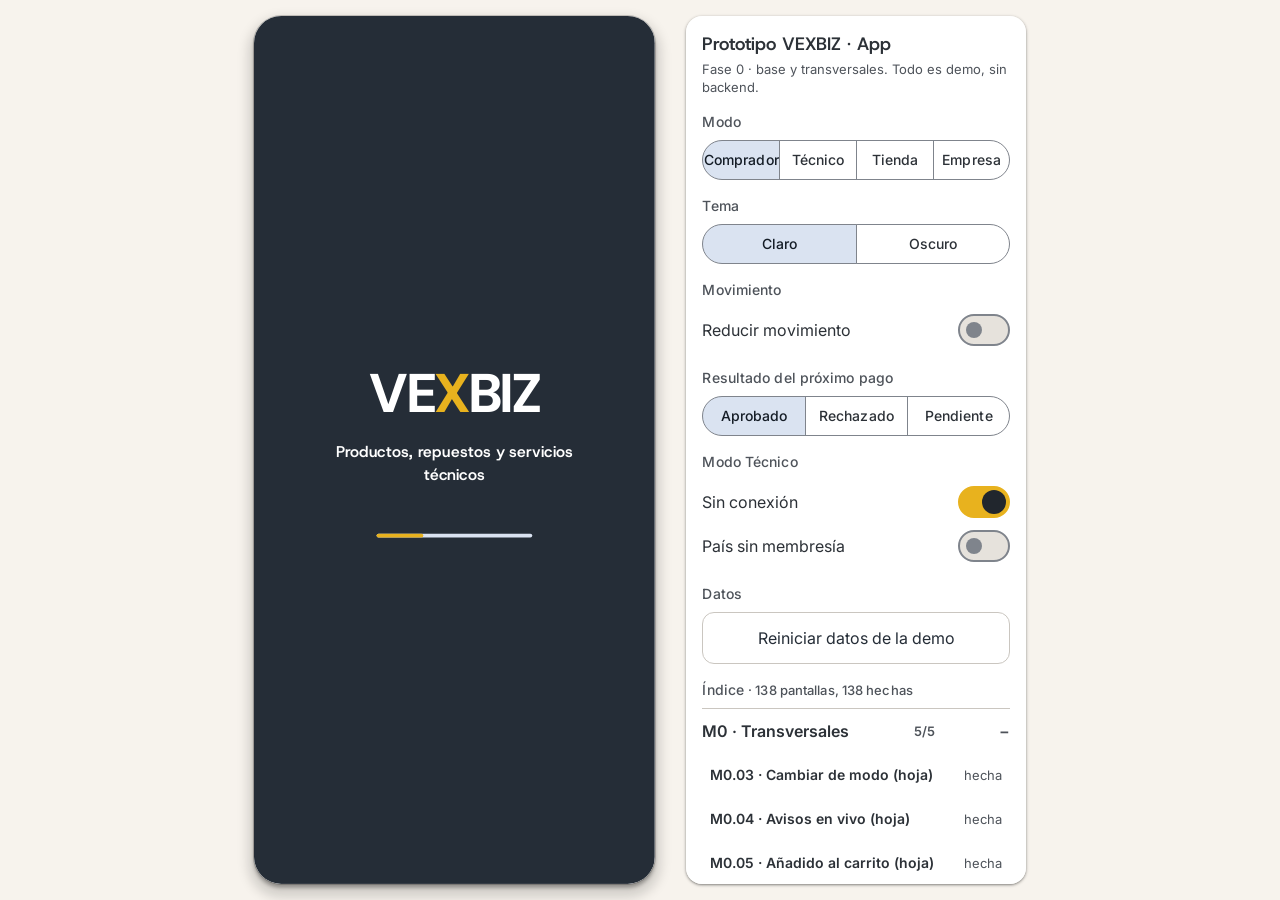
<file: index.html>
<!doctype html>
<html lang="es-VE" data-theme="light">
<head>
  <meta charset="utf-8">
  <meta name="viewport" content="width=device-width, initial-scale=1, viewport-fit=cover">
  <title>VEXBIZ · Prototipo de la app</title>
  <meta name="description" content="Prototipo navegable de la app móvil del marketplace de VEXBIZ (Comprador, Técnico, Tienda y Empresa de servicio).">
  <link rel="preconnect" href="https://fonts.googleapis.com">
  <link rel="preconnect" href="https://fonts.gstatic.com" crossorigin>
  <link rel="stylesheet" href="https://fonts.googleapis.com/css2?family=Host+Grotesk:wght@400;500;600;700;800&family=Inter:wght@400;500;600;700&display=swap">
  <link rel="stylesheet" href="ds/tokens.css">
  <link rel="stylesheet" href="ds/m3.css">
  <link rel="stylesheet" href="ds/motion.css">
  <link rel="stylesheet" href="assets/css/prototipo.css">
  <link rel="stylesheet" href="assets/css/piel.css">
</head>
<body>
  <div class="stage">
    <div class="fit" id="fit">
      <div id="phone" role="application" aria-label="App VEXBIZ">
        <main id="view"></main>
        <div id="bar"></div>
        <div id="scrim" class="vx-scrim" hidden></div>
        <div id="sheet" class="md-sheet vx-sheet" role="dialog" aria-modal="true" hidden></div>
        <div id="dialog" role="dialog" aria-modal="true" hidden></div>
        <div id="toast" aria-live="polite"></div>
      </div>
    </div>

    <aside class="panel" id="panel" aria-label="Panel del prototipo">
      <h1 class="md-title-large">Prototipo VEXBIZ · App</h1>
      <p class="panel-meta">Fase 0 · base y transversales. Todo es demo, sin backend.</p>

      <h2 class="md-label-large" id="lblModo">Modo</h2>
      <div class="md-seg" role="group" aria-labelledby="lblModo" id="segModo"></div>

      <h2 class="md-label-large" id="lblTema">Tema</h2>
      <div class="md-seg" role="group" aria-labelledby="lblTema" id="segTema"></div>

      <h2 class="md-label-large">Movimiento</h2>
      <label class="md-switch panel-row"><span class="md-body-large">Reducir movimiento</span>
        <input class="md-sr-only" type="checkbox" role="switch" id="swReduce">
        <span class="md-switch-track" aria-hidden="true"><span class="md-switch-handle vx-thumb"></span></span></label>

      <h2 class="md-label-large" id="lblPago">Resultado del próximo pago</h2>
      <div class="md-seg" role="group" aria-labelledby="lblPago" id="segPago"></div>

      <h2 class="md-label-large">Modo Técnico</h2>
      <label class="md-switch panel-row"><span class="md-body-large">Sin conexión</span>
        <input class="md-sr-only" type="checkbox" role="switch" id="swOffline">
        <span class="md-switch-track" aria-hidden="true"><span class="md-switch-handle vx-thumb"></span></span></label>
      <label class="md-switch panel-row"><span class="md-body-large">País sin membresía</span>
        <input class="md-sr-only" type="checkbox" role="switch" id="swPais">
        <span class="md-switch-track" aria-hidden="true"><span class="md-switch-handle vx-thumb"></span></span></label>

      <h2 class="md-label-large">Datos</h2>
      <button type="button" class="md-btn md-btn--outlined md-btn--block md-sl" id="btnReset">Reiniciar datos de la demo</button>

      <h2 class="md-label-large">Índice <span id="idxCount" class="panel-meta"></span></h2>
      <div id="index"></div>
    </aside>
  </div>
  <script type="module" src="assets/js/main.js"></script>
</body>
</html>
</file>
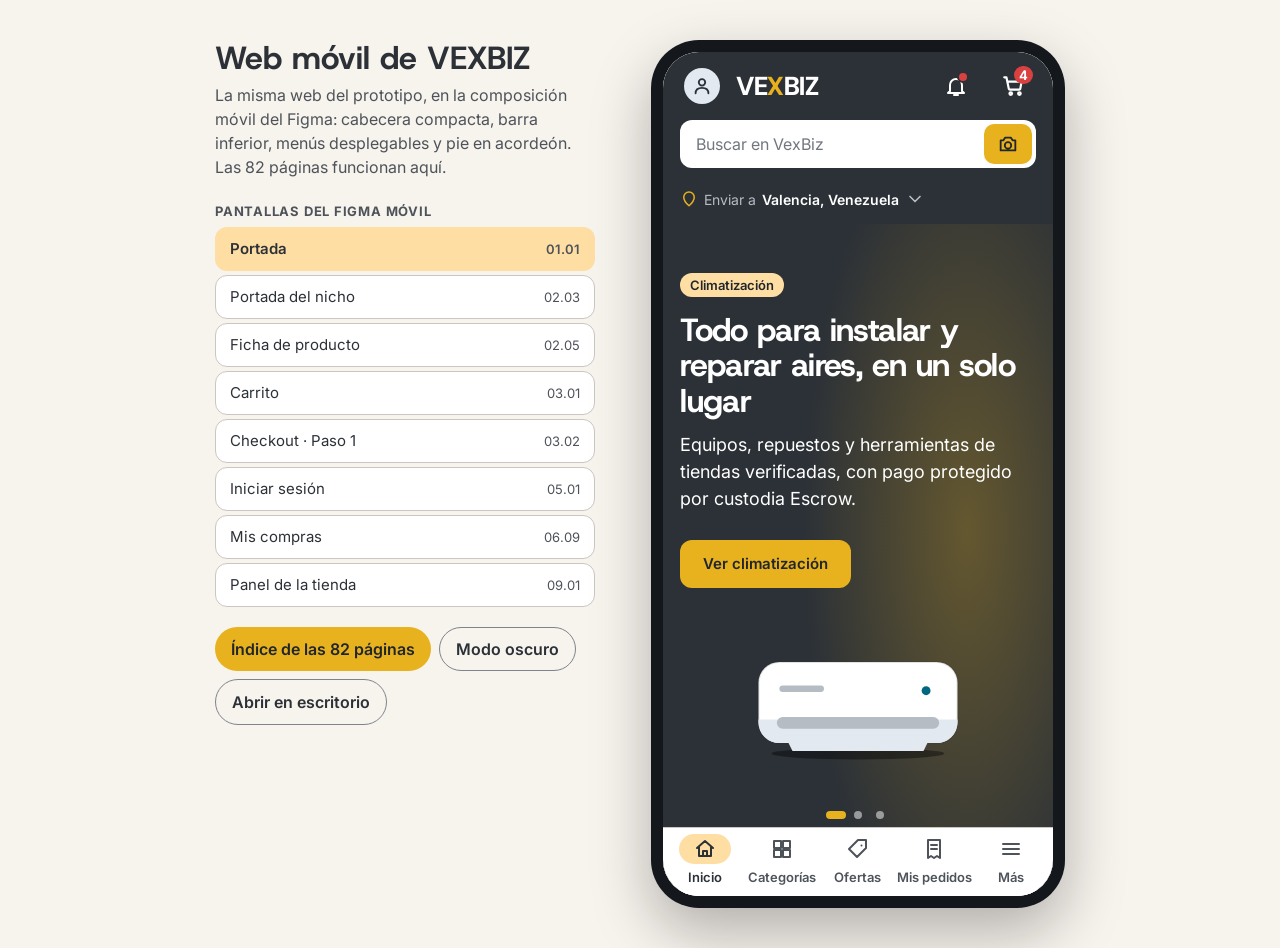
<file: web-movil/index.html>
<!doctype html>
<html lang="es" data-theme="light">
<head>
  <meta charset="utf-8">
  <meta name="viewport" content="width=device-width, initial-scale=1">
  <title>VEXBIZ · Web móvil</title>
  <meta name="description" content="Prototipo de la web móvil de VEXBIZ: la misma web, en la composición móvil del Figma, dentro de un marco de teléfono.">
  <link rel="preconnect" href="https://fonts.googleapis.com"><link rel="preconnect" href="https://fonts.gstatic.com" crossorigin>
  <link rel="stylesheet" href="https://fonts.googleapis.com/css2?family=Host+Grotesk:wght@400;600;700;800&family=Inter:wght@400;500;600&display=swap">
  <link rel="stylesheet" href="../ds/tokens.css">
  <script>
    // En un teléfono no hace falta el marco: se abre la web directamente (ya se ve en su composición móvil).
    if (matchMedia('(max-width: 600px)').matches) location.replace('../web/index.html' + (location.hash || '#/'));
    // La versión anterior de esta carpeta era una PWA con service worker: se retira para que no sirva páginas viejas.
    if ('serviceWorker' in navigator) navigator.serviceWorker.getRegistrations().then((rs) => rs.forEach((r) => { if (r.scope.includes('/web-movil/')) r.unregister(); })).catch(() => {});
    try { const t = localStorage.getItem('vx-web-theme'); if (t) document.documentElement.setAttribute('data-theme', t); } catch (e) { /* sin almacenamiento */ }
  </script>
  <style>
    body { margin: 0; min-height: 100vh; font-family: var(--font-body); color: var(--md-sys-color-on-surface); background: var(--md-sys-color-surface-container); }
    .wm { display: grid; grid-template-columns: minmax(280px, 380px) auto; justify-content: center; gap: 56px; align-items: start; padding: 40px 24px; }
    .wm h1 { margin: 0 0 6px; font-family: var(--font-display); font-size: 32px; line-height: 1.15; }
    .wm p { margin: 0 0 16px; color: var(--md-sys-color-on-surface-variant); line-height: 1.5; }
    .wm h2 { margin: 24px 0 8px; font-size: 13px; letter-spacing: 0.06em; text-transform: uppercase; color: var(--md-sys-color-on-surface-variant); }
    .wm ul { display: grid; gap: 4px; margin: 0; padding: 0; list-style: none; }
    .wm button.go { display: flex; align-items: center; justify-content: space-between; gap: 12px; width: 100%; min-height: 44px; padding: 0 14px; border: 1px solid var(--md-sys-color-outline-variant); border-radius: 12px; background: var(--md-sys-color-surface-container-lowest); color: inherit; font: inherit; font-size: 15px; text-align: left; cursor: pointer; }
    .wm button.go[aria-current="true"] { border-color: transparent; background: var(--vx-accent-soft); font-weight: 600; }
    .wm button.go small { color: var(--md-sys-color-on-surface-variant); font-size: 13px; }
    .wm .acts { display: flex; flex-wrap: wrap; gap: 8px; margin-top: 20px; }
    .wm .acts a, .wm .acts button { display: inline-flex; align-items: center; min-height: 44px; padding: 0 16px; border: 0; border-radius: 999px; background: var(--vx-accent); color: var(--vx-n-900); font: inherit; font-weight: 600; text-decoration: none; cursor: pointer; }
    .wm .acts .ghost { background: none; border: 1px solid var(--md-sys-color-outline); color: inherit; }
    .phone { position: sticky; top: 24px; width: 390px; box-sizing: content-box; height: min(844px, calc(100vh - 48px)); padding: 12px; border-radius: 48px; background: #14171c; box-shadow: 0 24px 60px rgb(0 0 0 / 0.28); }
    .phone iframe { display: block; width: 100%; height: 100%; border: 0; border-radius: 36px; background: #fff; }
    @media (max-width: 960px) { .wm { grid-template-columns: 1fr; justify-items: center; } .phone { position: static; } }
  </style>
</head>
<body>
<main class="wm">
  <section aria-labelledby="t">
    <h1 id="t">Web móvil de VEXBIZ</h1>
    <p>La misma web del prototipo, en la composición móvil del Figma: cabecera compacta, barra inferior, menús desplegables y pie en acordeón. Las 82 páginas funcionan aquí.</p>
    <h2>Pantallas del Figma móvil</h2>
    <ul data-list></ul>
    <div class="acts"><a href="../web/index.html#/indice" target="_blank" rel="noopener">Índice de las 82 páginas</a><button type="button" class="ghost" data-tema>Modo oscuro</button><a class="ghost" href="../web/index.html#/" target="_blank" rel="noopener">Abrir en escritorio</a></div>
  </section>
  <div class="phone"><iframe title="VEXBIZ web móvil" data-frame src="../web/index.html#/"></iframe></div>
</main>
<script>
  const PANTALLAS = [['01.01', 'Portada', '#/'], ['02.03', 'Portada del nicho', '#/nicho?id=clima'], ['02.05', 'Ficha de producto', '#/producto?id=aa12'], ['03.01', 'Carrito', '#/carrito'], ['03.02', 'Checkout · Paso 1', '#/pagar?paso=1'], ['05.01', 'Iniciar sesión', '#/entrar'], ['06.09', 'Mis compras', '#/compras'], ['09.01', 'Panel de la tienda', '#/mi-tienda']];
  const frame = document.querySelector('[data-frame]'), list = document.querySelector('[data-list]');
  list.innerHTML = PANTALLAS.map(([c, n, h]) => `<li><button class="go" type="button" data-h="${h}"><span>${n}</span><small>${c}</small></button></li>`).join('');
  const mark = (h) => list.querySelectorAll('.go').forEach((b) => b.setAttribute('aria-current', String(b.dataset.h === h)));
  list.addEventListener('click', (e) => { const b = e.target.closest('[data-h]'); if (!b) return; frame.contentWindow.location.hash = b.dataset.h; mark(b.dataset.h); });
  mark('#/');
  const tema = document.querySelector('[data-tema]');
  const pinta = () => { const d = document.documentElement.getAttribute('data-theme') === 'dark'; tema.textContent = d ? 'Modo claro' : 'Modo oscuro'; try { frame.contentDocument.documentElement.setAttribute('data-theme', d ? 'dark' : 'light'); } catch (e) { /* aún cargando */ } };
  tema.addEventListener('click', () => { const d = document.documentElement.getAttribute('data-theme') === 'dark' ? 'light' : 'dark'; document.documentElement.setAttribute('data-theme', d); try { localStorage.setItem('vx-web-theme', d); } catch (e) { /* sin almacenamiento */ } pinta(); });
  // Como en un teléfono: sin barras de desplazamiento visibles dentro del marco.
  frame.addEventListener('load', () => { try { const s = frame.contentDocument.createElement('style'); s.textContent = 'html{scrollbar-width:none}html::-webkit-scrollbar{display:none}'; frame.contentDocument.head.append(s); } catch (e) { /* otro origen */ } pinta(); }); pinta();
</script>
</body>
</html>
</file>
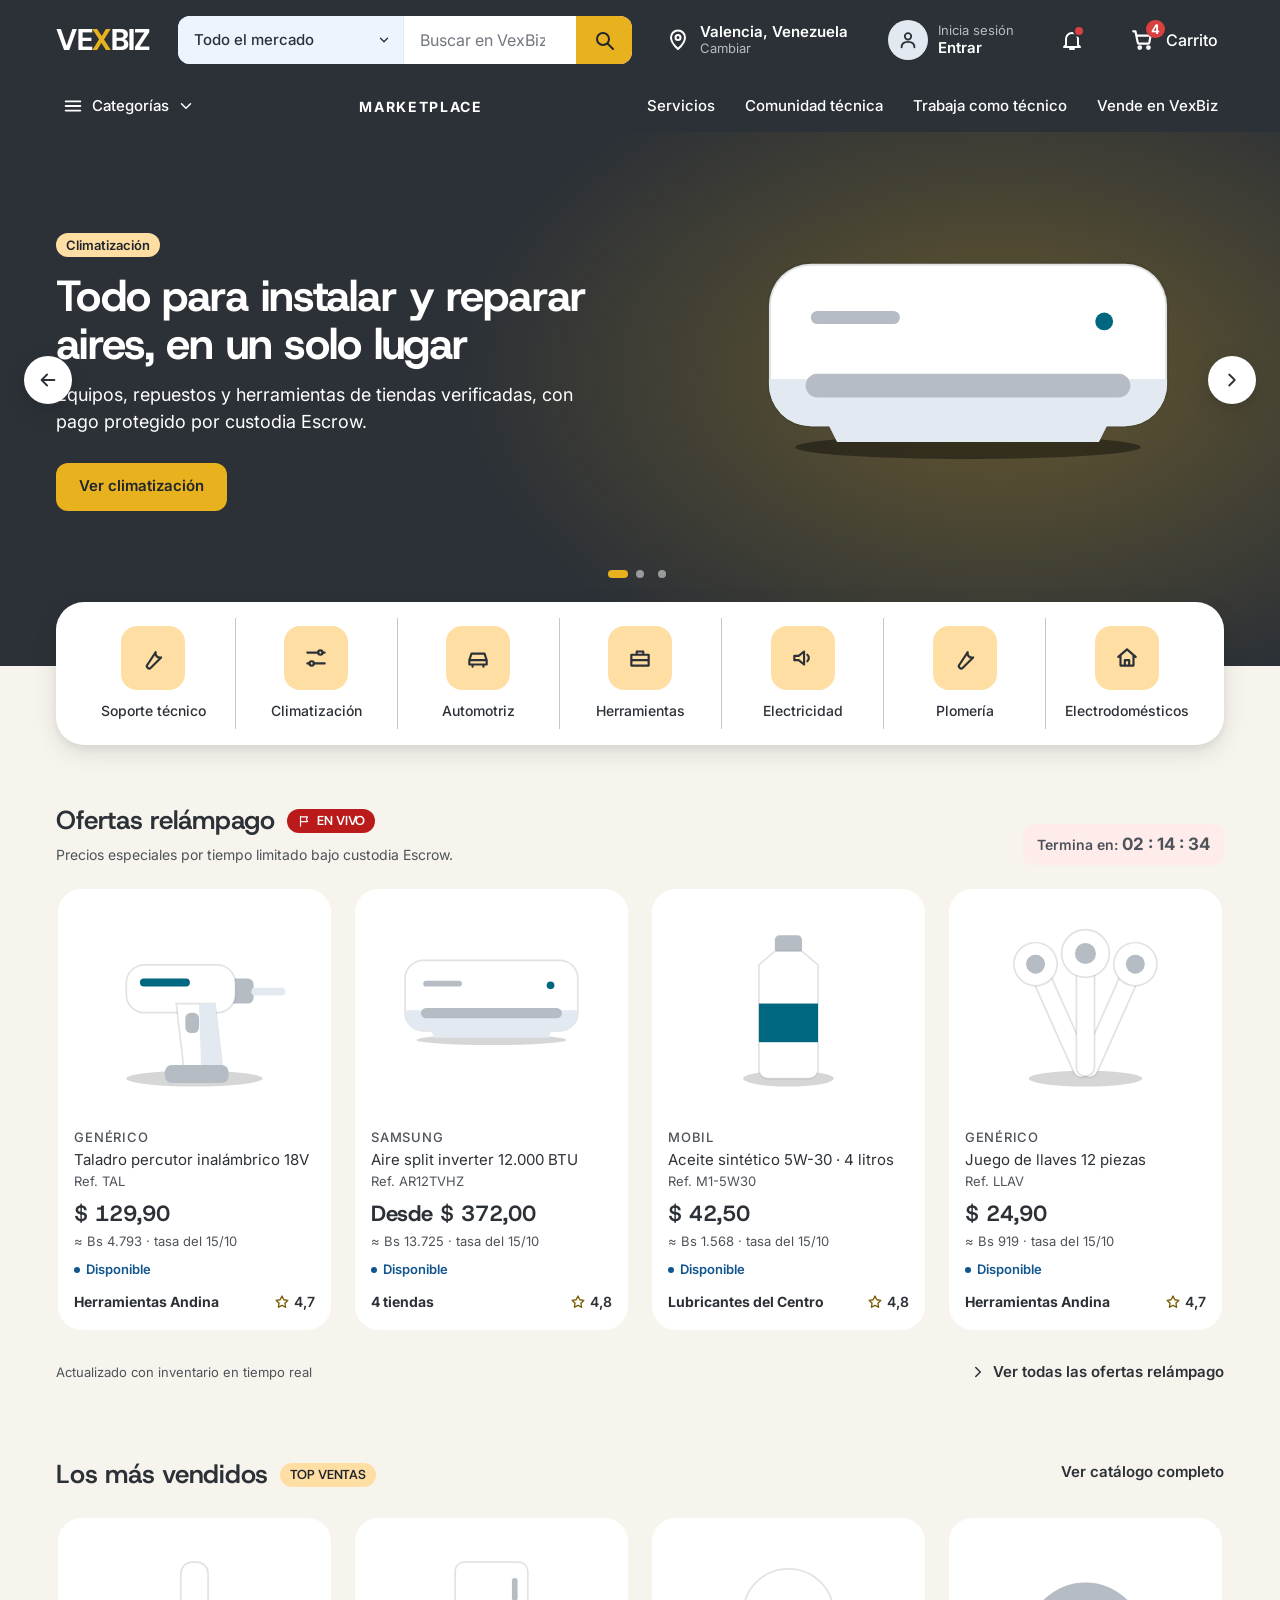
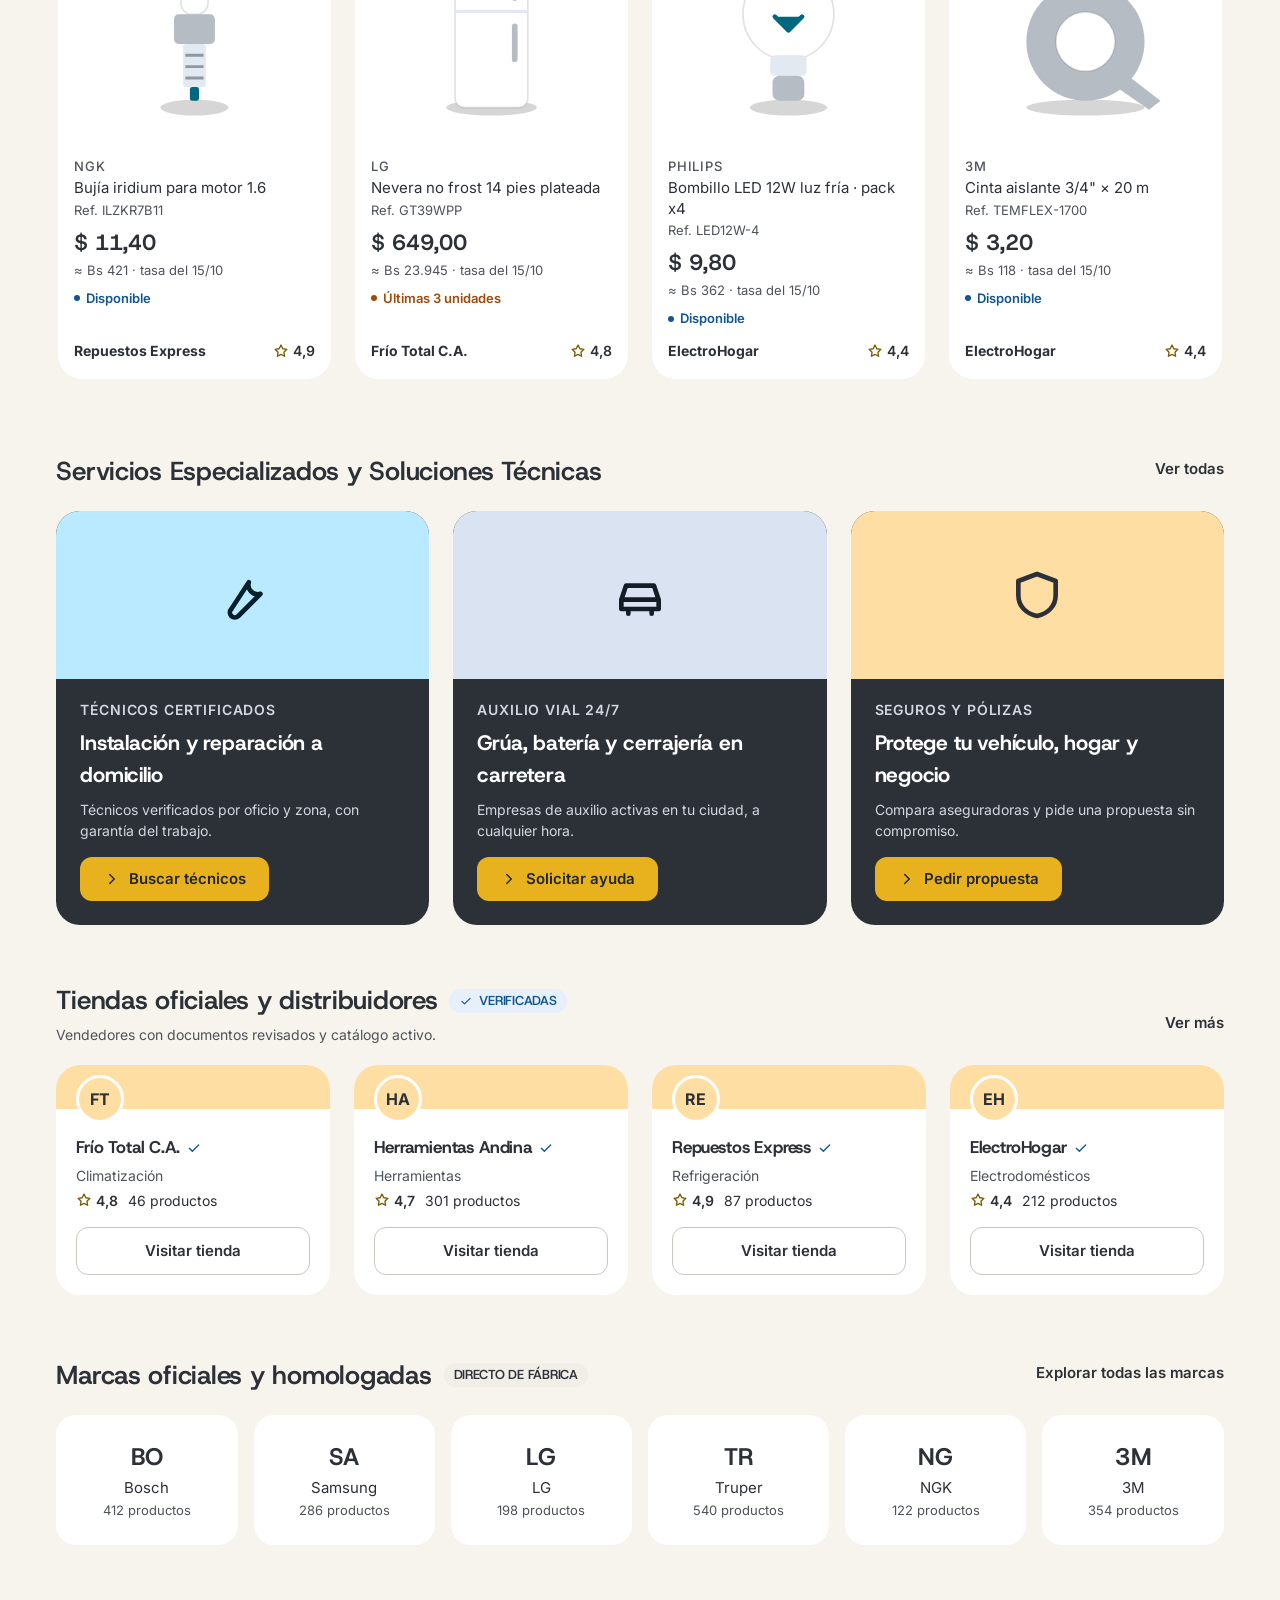
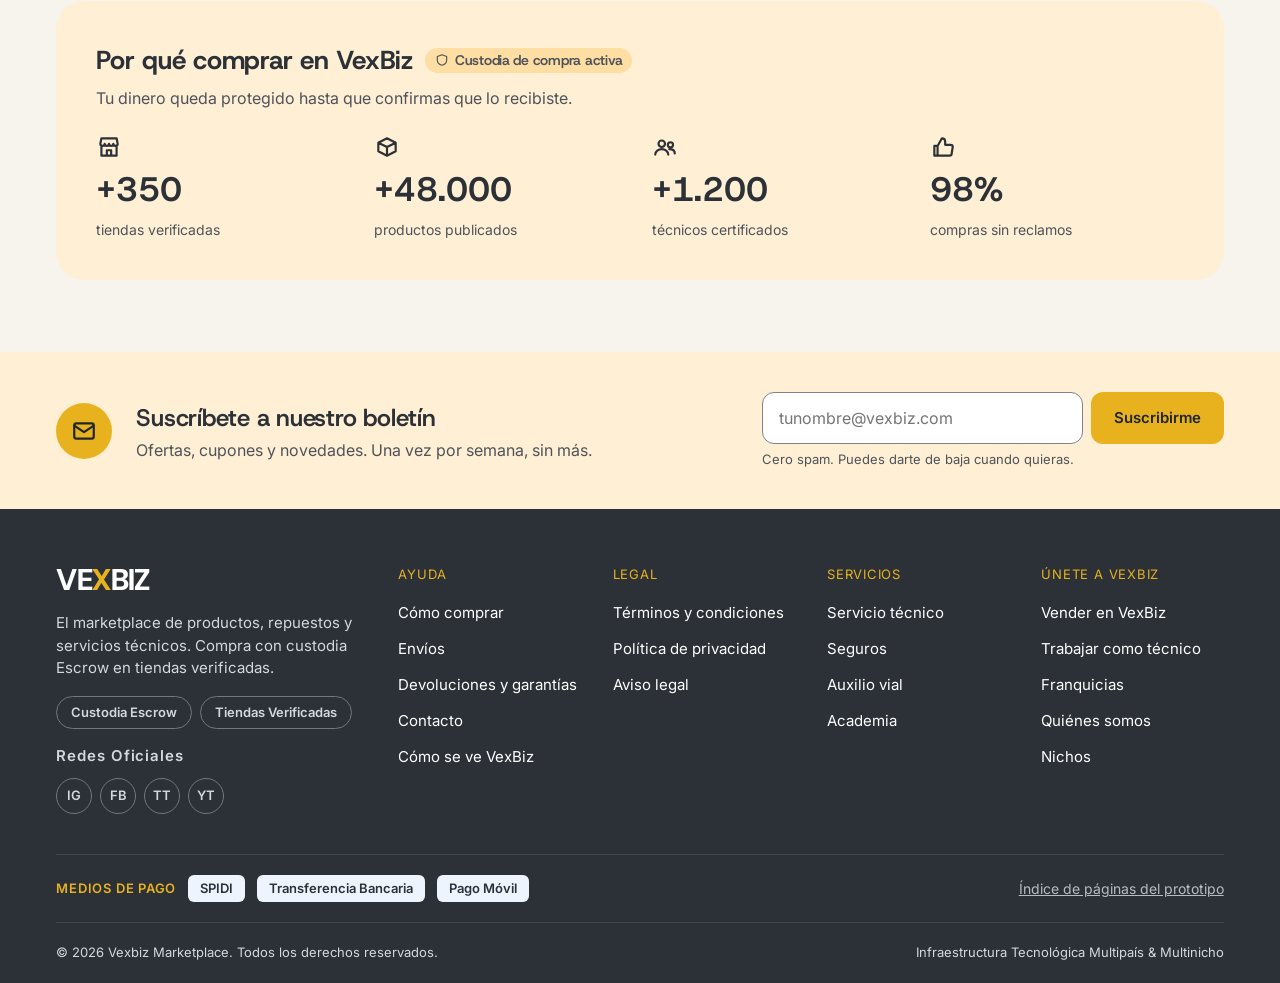
<file: web/index.html>
<!doctype html>
<html lang="es" data-theme="light">
<head>
  <meta charset="utf-8">
  <meta name="viewport" content="width=device-width, initial-scale=1">
  <title>VEXBIZ · Marketplace</title>
  <meta name="description" content="Prototipo web del marketplace VEXBIZ: repuestos, equipos y servicios técnicos de tiendas verificadas.">
  <link rel="preconnect" href="https://fonts.googleapis.com"><link rel="preconnect" href="https://fonts.gstatic.com" crossorigin>
  <link rel="stylesheet" href="https://fonts.googleapis.com/css2?family=Host+Grotesk:wght@400;500;600;700;800&family=Inter:wght@400;500;600;700&display=swap">
  <link rel="stylesheet" href="../ds/tokens.css">
  <link rel="stylesheet" href="../ds/motion.css">
  <link rel="stylesheet" href="../assets/css/piel.css">
  <link rel="stylesheet" href="css/web.css">
  <link rel="stylesheet" href="css/paginas.css">
  <link rel="stylesheet" href="css/cuenta.css">
  <link rel="stylesheet" href="css/servicios.css">
  <link rel="stylesheet" href="css/tecnico.css">
  <link rel="stylesheet" href="css/tienda.css">
  <link rel="stylesheet" href="css/movil.css">
  <script>try{var t=localStorage.getItem('vx-web-theme');if(t)document.documentElement.setAttribute('data-theme',t);}catch(e){}</script>
</head>
<body>
<a class="w-skip" href="#page">Saltar al contenido</a>

<header class="w-head">
  <div class="w-head__row w-head__row--top"><div class="w-in">
    <a class="w-logo" href="#/" aria-label="VEXBIZ, ir a la portada">VE<span>X</span>BIZ</a>
    <form class="w-search" role="search" data-search>
      <label class="w-scope"><span class="w-sr">Buscar en</span><select name="n"><option value="">Todo el mercado</option></select></label>
      <label class="w-sr" for="w-q">Buscar en VexBiz</label>
      <input id="w-q" name="q" type="search" placeholder="Buscar en VexBiz" autocomplete="off" enterkeyhint="search">
      <button class="w-search__cam" type="button" aria-label="Buscar con una foto" data-toast="La búsqueda por foto abre la cámara en el teléfono"><svg viewBox="0 0 24 24" width="22" height="22" aria-hidden="true" fill="none" stroke="currentColor" stroke-width="2" stroke-linecap="round" stroke-linejoin="round"><path d="M4 8h3l2-3h6l2 3h3v11H4zM12 17a3.5 3.5 0 1 0 0-7 3.5 3.5 0 0 0 0 7z"/></svg></button><button class="w-search__go" type="submit" aria-label="Buscar"><svg viewBox="0 0 24 24" width="24" height="24" aria-hidden="true" fill="none" stroke="currentColor" stroke-width="2" stroke-linecap="round"><circle cx="11" cy="11" r="6"/><path d="M21 21l-5-5"/></svg></button>
    </form>
    <button class="w-loc" type="button" data-toast="Elegir ciudad llega con Mi cuenta (fase 2)"><svg viewBox="0 0 24 24" width="24" height="24" aria-hidden="true" fill="none" stroke="currentColor" stroke-width="2" stroke-linecap="round" stroke-linejoin="round"><path d="M12 21s7-6.2 7-11.5a7 7 0 1 0-14 0C5 14.8 12 21 12 21z"/><circle cx="12" cy="9.5" r="2.5"/></svg><span><b>Valencia, Venezuela</b><small>Cambiar</small></span></button>
    <a class="w-acct" href="#/indice"><span class="w-acct__av"><svg viewBox="0 0 24 24" width="22" height="22" aria-hidden="true" fill="none" stroke="currentColor" stroke-width="2" stroke-linecap="round"><circle cx="12" cy="8" r="3.5"/><path d="M5 20c0-4 3-6 7-6s7 2 7 6"/></svg></span><span><small data-hello>Inicia sesión</small><b data-acct>Entrar</b></span></a>
    <a class="w-bell" href="#/indice" aria-label="Avisos"><svg viewBox="0 0 24 24" width="24" height="24" aria-hidden="true" fill="none" stroke="currentColor" stroke-width="2" stroke-linecap="round" stroke-linejoin="round"><path d="M6 17V11a6 6 0 0 1 12 0v6l2 2H4zM10 21h4"/></svg><i aria-hidden="true"></i></a>
    <a class="w-cart" href="#/carrito" data-cart><svg viewBox="0 0 24 24" width="26" height="26" aria-hidden="true" fill="none" stroke="currentColor" stroke-width="2" stroke-linecap="round" stroke-linejoin="round"><path d="M3 4h2l2.2 10.5a1 1 0 0 0 1 .8h8.6a1 1 0 0 0 1-.8L19 8H6"/><circle cx="9" cy="19" r="1.2"/><circle cx="17" cy="19" r="1.2"/></svg><b class="w-cart__n" data-cart-badge hidden>0</b><span>Carrito</span></a>
  </div></div>
  <button class="w-mloc" type="button" data-toast="Elegir ciudad: se cambia desde Mi cuenta"><svg viewBox="0 0 24 24" width="18" height="18" aria-hidden="true" fill="none" stroke="currentColor" stroke-width="2" stroke-linecap="round" stroke-linejoin="round"><path d="M12 21s7-6.2 7-11.5a7 7 0 1 0-14 0C5 14.8 12 21 12 21z"/></svg>Enviar a <b>Valencia, Venezuela</b><svg viewBox="0 0 24 24" width="20" height="20" aria-hidden="true" fill="none" stroke="currentColor" stroke-width="2" stroke-linecap="round" stroke-linejoin="round"><path d="M6 9l6 6 6-6"/></svg></button>
  <nav class="w-head__row w-head__row--nav" aria-label="Secciones"><div class="w-in">
    <a class="w-nav__cat" href="#/nichos"><svg viewBox="0 0 24 24" width="22" height="22" aria-hidden="true" fill="none" stroke="currentColor" stroke-width="2" stroke-linecap="round"><path d="M4 7h16M4 12h16M4 17h16"/></svg>Categorías<svg viewBox="0 0 24 24" width="18" height="18" aria-hidden="true" fill="none" stroke="currentColor" stroke-width="2" stroke-linecap="round" stroke-linejoin="round"><path d="M6 9l6 6 6-6"/></svg></a>
    <span class="w-nav__label" data-page-label>MARKETPLACE</span>
    <span class="w-nav__links">
      <a href="#/servicios">Servicios</a><a href="#/comunidad">Comunidad técnica</a><a href="#/mi-trabajo">Trabaja como técnico</a><a href="#/tiendas">Vende en VexBiz</a>
    </span>
  </div></nav>
</header>

<main id="page" class="w-page" tabindex="-1"></main>

<section class="w-nl" aria-label="Boletín"><div class="w-in">
  <span class="w-nl__ico" aria-hidden="true"><svg viewBox="0 0 24 24" width="26" height="26" fill="none" stroke="currentColor" stroke-width="2" stroke-linecap="round" stroke-linejoin="round"><rect x="3" y="5" width="18" height="14" rx="2"/><path d="M3 7l9 6 9-6"/></svg></span>
  <div class="w-nl__t"><h2>Suscríbete a nuestro boletín</h2><p>Ofertas, cupones y novedades. Una vez por semana, sin más.</p></div>
  <form class="w-nl__f" novalidate data-nl><div class="w-nl__row"><label class="w-sr" for="w-nl">Correo electrónico</label><input id="w-nl" type="email" inputmode="email" autocomplete="email" placeholder="tunombre@vexbiz.com"><button class="w-btn w-btn--primary" type="submit">Suscribirme</button></div><small>Cero spam. Puedes darte de baja cuando quieras.</small></form>
</div></section>

<footer class="w-foot"><div class="w-in">
  <div class="w-foot__grid">
    <div class="w-foot__brand"><span class="w-logo">VE<span>X</span>BIZ</span>
      <p>El marketplace de productos, repuestos y servicios técnicos. Compra con custodia Escrow en tiendas verificadas.</p>
      <p class="w-foot__chips"><span>Custodia Escrow</span><span>Tiendas Verificadas</span></p>
      <p class="w-foot__h">Redes Oficiales</p><p class="w-foot__soc" aria-label="Redes oficiales"><span>IG</span><span>FB</span><span>TT</span><span>YT</span></p></div>
    <nav aria-label="Ayuda"><button class="w-foot__h w-foot__tog" type="button" aria-expanded="false">AYUDA<svg viewBox="0 0 24 24" width="20" height="20" aria-hidden="true" fill="none" stroke="currentColor" stroke-width="2" stroke-linecap="round" stroke-linejoin="round"><path d="M6 9l6 6 6-6"/></svg></button><div class="w-foot__links"><a href="#/indice">Cómo comprar</a><a href="#/indice">Envíos</a><a href="#/indice">Devoluciones y garantías</a><a href="#/indice">Contacto</a><a href="#/indice">Cómo se ve VexBiz</a></div></nav>
    <nav aria-label="Legal"><button class="w-foot__h w-foot__tog" type="button" aria-expanded="false">LEGAL<svg viewBox="0 0 24 24" width="20" height="20" aria-hidden="true" fill="none" stroke="currentColor" stroke-width="2" stroke-linecap="round" stroke-linejoin="round"><path d="M6 9l6 6 6-6"/></svg></button><div class="w-foot__links"><a href="#/indice">Términos y condiciones</a><a href="#/indice">Política de privacidad</a><a href="#/indice">Aviso legal</a></div></nav>
    <nav aria-label="Servicios"><button class="w-foot__h w-foot__tog" type="button" aria-expanded="false">SERVICIOS<svg viewBox="0 0 24 24" width="20" height="20" aria-hidden="true" fill="none" stroke="currentColor" stroke-width="2" stroke-linecap="round" stroke-linejoin="round"><path d="M6 9l6 6 6-6"/></svg></button><div class="w-foot__links"><a href="#/servicios">Servicio técnico</a><a href="#/seguros">Seguros</a><a href="#/auxilio">Auxilio vial</a><a href="#/academia">Academia</a></div></nav>
    <nav aria-label="Únete a VexBiz"><button class="w-foot__h w-foot__tog" type="button" aria-expanded="false">ÚNETE A VEXBIZ<svg viewBox="0 0 24 24" width="20" height="20" aria-hidden="true" fill="none" stroke="currentColor" stroke-width="2" stroke-linecap="round" stroke-linejoin="round"><path d="M6 9l6 6 6-6"/></svg></button><div class="w-foot__links"><a href="#/mi-tienda">Vender en VexBiz</a><a href="#/mi-trabajo">Trabajar como técnico</a><a href="#/indice">Franquicias</a><a href="#/indice">Quiénes somos</a><a href="#/nichos">Nichos</a></div></nav>
  </div>
  <div class="w-foot__pay"><span class="w-foot__h">MEDIOS DE PAGO</span><span class="w-foot__pill">SPIDI</span><span class="w-foot__pill">Transferencia Bancaria</span><span class="w-foot__pill">Pago Móvil</span><a class="w-foot__idx" href="#/indice">Índice de páginas del prototipo</a></div>
  <div class="w-foot__legal"><span>© 2026 Vexbiz Marketplace. Todos los derechos reservados.</span><span>Infraestructura Tecnológica Multipaís &amp; Multinicho</span></div>
</div></footer>

<nav class="w-tabbar" aria-label="Navegación principal"><a href="#/" data-tab=""><svg viewBox="0 0 24 24" width="24" height="24" aria-hidden="true" fill="none" stroke="currentColor" stroke-width="2" stroke-linecap="round" stroke-linejoin="round"><path d="M4 11l8-7 8 7M6 10v9h12v-9M10 19v-5h4v5"/></svg><span>Inicio</span></a><a href="#/nichos" data-tab="nichos"><svg viewBox="0 0 24 24" width="24" height="24" aria-hidden="true" fill="none" stroke="currentColor" stroke-width="2" stroke-linecap="round" stroke-linejoin="round"><path d="M4 4h7v7H4zM13 4h7v7h-7zM4 13h7v7H4zM13 13h7v7h-7z"/></svg><span>Categorías</span></a><a href="#/buscar?orden=ofertas" data-tab="buscar"><svg viewBox="0 0 24 24" width="24" height="24" aria-hidden="true" fill="none" stroke="currentColor" stroke-width="2" stroke-linecap="round" stroke-linejoin="round"><path d="M3 12l9-9h8v8l-9 9zM15.5 8.5h.01"/></svg><span>Ofertas</span></a><a href="#/compras" data-tab="compras"><svg viewBox="0 0 24 24" width="24" height="24" aria-hidden="true" fill="none" stroke="currentColor" stroke-width="2" stroke-linecap="round" stroke-linejoin="round"><path d="M6 3h12v18l-3-2-3 2-3-2-3 2zM9 8h6M9 12h6"/></svg><span>Mis pedidos</span></a><button type="button" data-masmenu aria-expanded="false" aria-controls="w-sheet"><svg viewBox="0 0 24 24" width="24" height="24" aria-hidden="true" fill="none" stroke="currentColor" stroke-width="2" stroke-linecap="round" stroke-linejoin="round"><path d="M4 7h16M4 12h16M4 17h16"/></svg><span>Más</span></button></nav>
<div class="w-sheet" id="w-sheet" hidden><div class="w-sheet__sheet" role="dialog" aria-modal="true" aria-label="Más secciones"><p class="w-sheet__t">Más secciones <button type="button" class="w-iconbtn" data-sheet-close aria-label="Cerrar"><svg viewBox="0 0 24 24" width="24" height="24" aria-hidden="true" fill="none" stroke="currentColor" stroke-width="2" stroke-linecap="round" stroke-linejoin="round"><path d="M6 6l12 12M18 6L6 18"/></svg></button></p>
  <a href="#/tablero">Mi cuenta</a><a href="#/servicios">Servicios técnicos</a><a href="#/comunidad">Comunidad técnica</a><a href="#/academia">Academia</a><a href="#/mi-trabajo">Trabaja como técnico</a><a href="#/empresa-agenda">Empresa de servicios</a><a href="#/mi-tienda">Vende en VexBiz · Mi tienda</a><a href="#/mis-fichas">Importadora</a><a href="#/indice">Índice de páginas del prototipo</a>
  <button type="button" class="w-sheet__theme" data-theme-toggle><svg viewBox="0 0 24 24" width="24" height="24" aria-hidden="true" fill="none" stroke="currentColor" stroke-width="2" stroke-linecap="round" stroke-linejoin="round"><path d="M21 12.8A9 9 0 1 1 11.2 3a7 7 0 0 0 9.8 9.8z"/></svg><span>Modo oscuro</span></button></div></div>
<div class="w-mbar" id="w-mbar" hidden></div>
<div class="w-toast" id="w-toast" role="status" aria-live="polite"></div>
<script type="module" src="js/main.js"></script>
</body>
</html>
</file>
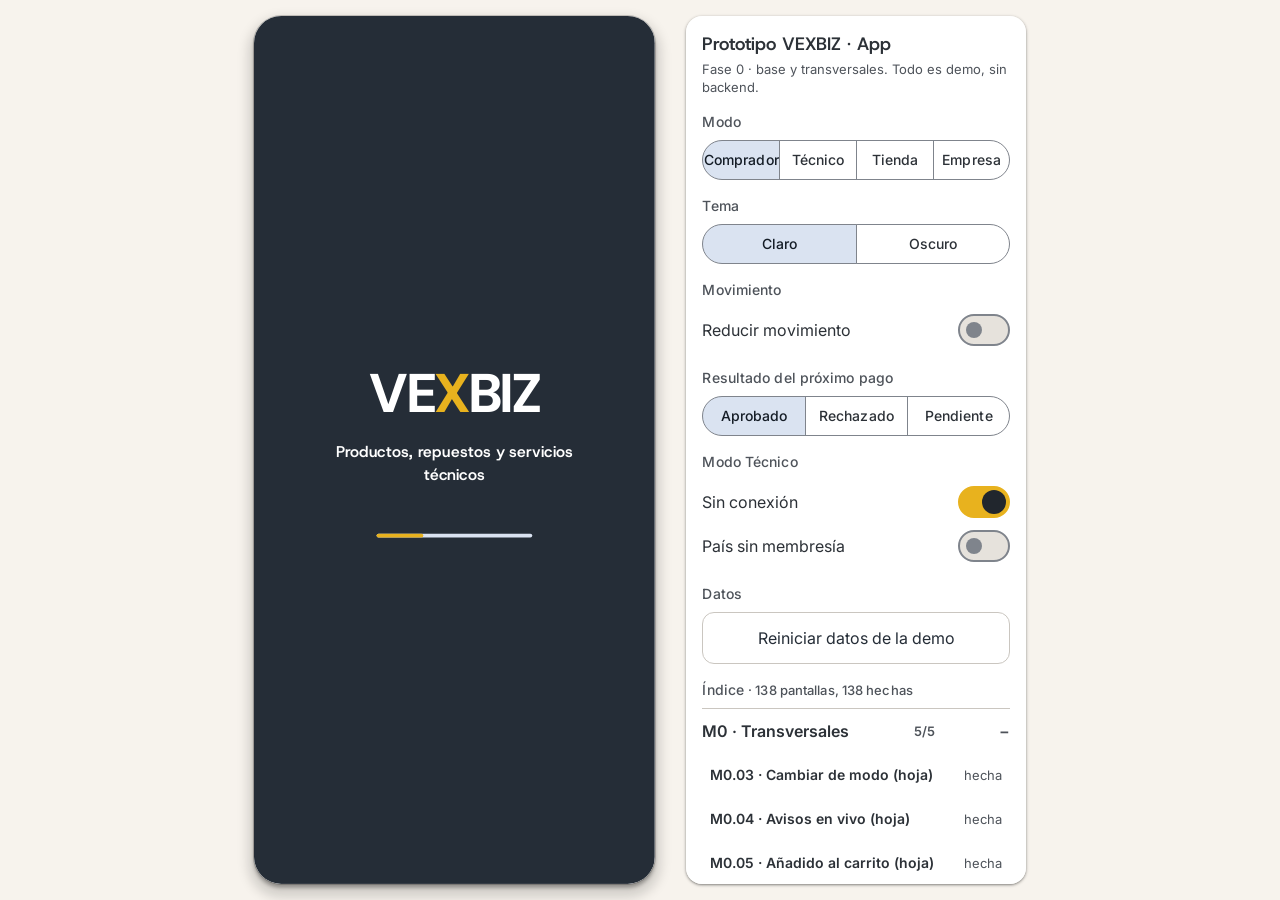
<file: index.local.html>
<!doctype html>
<html lang="es-VE" data-theme="light">
<head>
  <meta charset="utf-8">
  <meta name="viewport" content="width=device-width, initial-scale=1, viewport-fit=cover">
  <title>VEXBIZ · Prototipo de la app</title>
  <meta name="description" content="Prototipo navegable de la app móvil del marketplace de VEXBIZ (Comprador, Técnico, Tienda y Empresa de servicio).">
  <link rel="preconnect" href="https://fonts.googleapis.com">
  <link rel="preconnect" href="https://fonts.gstatic.com" crossorigin>
  <link rel="stylesheet" href="https://fonts.googleapis.com/css2?family=Host+Grotesk:wght@400;500;600;700;800&family=Inter:wght@400;500;600;700&display=swap">
  <link rel="stylesheet" href="ds/tokens.css">
  <link rel="stylesheet" href="ds/m3.css">
  <link rel="stylesheet" href="ds/motion.css">
  <link rel="stylesheet" href="assets/css/prototipo.css">
  <link rel="stylesheet" href="assets/css/piel.css">
</head>
<body>
  <div class="stage">
    <div class="fit" id="fit">
      <div id="phone" role="application" aria-label="App VEXBIZ">
        <main id="view"></main>
        <div id="bar"></div>
        <div id="scrim" class="vx-scrim" hidden></div>
        <div id="sheet" class="md-sheet vx-sheet" role="dialog" aria-modal="true" hidden></div>
        <div id="dialog" role="dialog" aria-modal="true" hidden></div>
        <div id="toast" aria-live="polite"></div>
      </div>
    </div>

    <aside class="panel" id="panel" aria-label="Panel del prototipo">
      <h1 class="md-title-large">Prototipo VEXBIZ · App</h1>
      <p class="panel-meta">Fase 0 · base y transversales. Todo es demo, sin backend.</p>

      <h2 class="md-label-large" id="lblModo">Modo</h2>
      <div class="md-seg" role="group" aria-labelledby="lblModo" id="segModo"></div>

      <h2 class="md-label-large" id="lblTema">Tema</h2>
      <div class="md-seg" role="group" aria-labelledby="lblTema" id="segTema"></div>

      <h2 class="md-label-large">Movimiento</h2>
      <label class="md-switch panel-row"><span class="md-body-large">Reducir movimiento</span>
        <input class="md-sr-only" type="checkbox" role="switch" id="swReduce">
        <span class="md-switch-track" aria-hidden="true"><span class="md-switch-handle vx-thumb"></span></span></label>

      <h2 class="md-label-large" id="lblPago">Resultado del próximo pago</h2>
      <div class="md-seg" role="group" aria-labelledby="lblPago" id="segPago"></div>

      <h2 class="md-label-large">Modo Técnico</h2>
      <label class="md-switch panel-row"><span class="md-body-large">Sin conexión</span>
        <input class="md-sr-only" type="checkbox" role="switch" id="swOffline">
        <span class="md-switch-track" aria-hidden="true"><span class="md-switch-handle vx-thumb"></span></span></label>
      <label class="md-switch panel-row"><span class="md-body-large">País sin membresía</span>
        <input class="md-sr-only" type="checkbox" role="switch" id="swPais">
        <span class="md-switch-track" aria-hidden="true"><span class="md-switch-handle vx-thumb"></span></span></label>

      <h2 class="md-label-large">Datos</h2>
      <button type="button" class="md-btn md-btn--outlined md-btn--block md-sl" id="btnReset">Reiniciar datos de la demo</button>

      <h2 class="md-label-large">Índice <span id="idxCount" class="panel-meta"></span></h2>
      <div id="index"></div>
    </aside>
  </div>
  <script src="prototipo.local.js" defer></script>
</body>
</html>
</file>
<file: ds/tokens.css>
:root,[data-theme="light"]{--md-sys-color-primary:var(--vx-primary-seed);--md-sys-color-on-primary:var(--vx-night-15);--md-sys-color-primary-container:var(--vx-primary-90);--md-sys-color-on-primary-container:var(--vx-night-15);--md-sys-color-secondary:var(--vx-secondary-seed);--md-sys-color-on-secondary:var(--vx-gray-white);--md-sys-color-secondary-container:var(--vx-secondary-90);--md-sys-color-on-secondary-container:var(--vx-secondary-10);--md-sys-color-tertiary:var(--vx-tertiary-40);--md-sys-color-on-tertiary:var(--vx-gray-white);--md-sys-color-tertiary-container:var(--vx-tertiary-90);--md-sys-color-on-tertiary-container:var(--vx-tertiary-10);--md-sys-color-surface:var(--vx-gray-white);--md-sys-color-on-surface:var(--vx-night-20);--md-sys-color-surface-variant:var(--vx-neutral-94);--md-sys-color-on-surface-variant:var(--vx-night-35);--md-sys-color-surface-dim:var(--vx-neutral-88);--md-sys-color-surface-bright:var(--vx-gray-white);--md-sys-color-surface-container-lowest:var(--vx-gray-white);--md-sys-color-surface-container-low:var(--vx-neutral-98);--md-sys-color-surface-container:var(--vx-neutral-96);--md-sys-color-surface-container-high:var(--vx-neutral-94);--md-sys-color-surface-container-highest:var(--vx-neutral-90);--md-sys-color-outline:var(--vx-night-55);--md-sys-color-outline-variant:var(--vx-neutral-80);--md-sys-color-inverse-surface:var(--vx-night-20);--md-sys-color-inverse-on-surface:var(--vx-neutral-96);--md-sys-color-inverse-primary:var(--vx-primary-80);--md-sys-color-scrim:var(--vx-gray-black);--md-sys-color-shadow:var(--vx-gray-black);--md-sys-color-brand-cream:var(--vx-primary-95);--md-sys-color-error:var(--vx-red-40);--md-sys-color-on-error:var(--vx-gray-white);--md-sys-color-error-container:var(--vx-red-90);--md-sys-color-on-error-container:var(--vx-red-10);--md-sys-color-whatsapp:var(--vx-green-40);--md-sys-color-on-whatsapp:var(--vx-gray-white);--md-sys-color-whatsapp-container:var(--vx-green-90);--md-state-on-surface-8:#2c313714;--md-state-on-surface-10:#2c31371a;--md-state-on-surface-12:#2c31371f;--md-state-on-surface-38:#2c313761;--md-state-on-surface-variant-8:#4e535a14;--md-state-on-surface-variant-10:#4e535a1a;--md-state-primary-8:#e8b21e14;--md-state-primary-10:#e8b21e1a;--md-state-on-primary-8:#21262d14;--md-state-on-primary-10:#21262d1a;--md-state-on-primary-container-8:#21262d14;--md-state-on-primary-container-10:#21262d1a;--md-state-secondary-8:#252d3714;--md-state-secondary-10:#252d371a;--md-state-on-secondary-container-8:#141c2614;--md-state-on-secondary-container-10:#141c261a;--md-state-error-8:#ba1a1a14;--md-state-error-10:#ba1a1a1a;--vx-bg:var(--md-sys-color-surface);--vx-bg-sunken:var(--md-sys-color-surface-container-low);--vx-surface:var(--md-sys-color-surface-container-lowest);--vx-surface-2:var(--md-sys-color-surface-container);--vx-surface-3:var(--md-sys-color-surface-container-high);--vx-text:var(--md-sys-color-on-surface);--vx-text-muted:var(--md-sys-color-on-surface-variant);--vx-text-disabled:var(--vx-n-400);--vx-text-invert:var(--vx-n-0);--vx-text-on-accent:var(--md-sys-color-on-primary);--vx-ink:var(--vx-n-800);--vx-ink-2:var(--vx-n-700);--vx-on-ink:var(--vx-n-0);--vx-on-ink-muted:var(--vx-n-300);--vx-border:var(--md-sys-color-outline-variant);--vx-border-strong:var(--md-sys-color-outline);--vx-border-accent:var(--vx-brand-600);--vx-accent:var(--md-sys-color-primary);--vx-accent-hover:var(--vx-brand-400);--vx-accent-text:var(--vx-brand-700);--vx-accent-soft:var(--md-sys-color-primary-container);--vx-focus:var(--vx-brand-700);--vx-focus-halo:rgba(120, 90, 0, 0.28);--vx-scrim:rgba(33, 38, 45, 0.56);--vx-status-success-fg:var(--vx-success-700);--vx-status-success-bg:var(--vx-success-100);--vx-status-success-bd:var(--vx-success-400);--vx-status-warning-fg:var(--vx-warning-700);--vx-status-warning-bg:var(--vx-warning-100);--vx-status-warning-bd:var(--vx-warning-400);--vx-status-danger-fg:var(--vx-danger-700);--vx-status-danger-bg:var(--vx-danger-100);--vx-status-danger-bd:var(--vx-danger-400);--vx-status-info-fg:var(--vx-info-700);--vx-status-info-bg:var(--vx-info-100);--vx-status-info-bd:var(--vx-info-400);--vx-status-neutral-fg:var(--vx-n-600);--vx-status-neutral-bg:var(--vx-n-100);--vx-status-neutral-bd:var(--vx-n-400);--md-sys-elevation-1:0 1px 3px 1px rgba(0, 0, 0, 0.15), 0 1px 2px 0px rgba(0, 0, 0, 0.3);--md-sys-elevation-2:0 2px 6px 2px rgba(0, 0, 0, 0.15), 0 1px 2px 0px rgba(0, 0, 0, 0.3);--md-sys-elevation-3:0 4px 8px 3px rgba(0, 0, 0, 0.15), 0 1px 3px 0px rgba(0, 0, 0, 0.3);--md-sys-elevation-4:0 6px 10px 4px rgba(0, 0, 0, 0.15), 0 2px 3px 0px rgba(0, 0, 0, 0.3);--md-sys-elevation-5:0 8px 12px 6px rgba(0, 0, 0, 0.15), 0 4px 4px 0px rgba(0, 0, 0, 0.3);--vx-shadow-1:0 1px 2px rgba(23, 30, 33, 0.06), 0 1px 3px rgba(23, 30, 33, 0.08);--vx-shadow-2:0 4px 8px rgba(23, 30, 33, 0.06), 0 8px 24px rgba(23, 30, 33, 0.10);--vx-shadow-3:0 12px 24px rgba(23, 30, 33, 0.10), 0 24px 48px rgba(23, 30, 33, 0.14)}
[data-theme="dark"]{--md-sys-color-primary:var(--vx-primary-seed);--md-sys-color-on-primary:var(--vx-night-10);--md-sys-color-primary-container:var(--vx-primary-30);--md-sys-color-on-primary-container:var(--vx-primary-90);--md-sys-color-secondary:var(--vx-secondary-80);--md-sys-color-on-secondary:var(--vx-secondary-20);--md-sys-color-secondary-container:var(--vx-secondary-30);--md-sys-color-on-secondary-container:var(--vx-secondary-90);--md-sys-color-tertiary:var(--vx-tertiary-80);--md-sys-color-on-tertiary:var(--vx-tertiary-20);--md-sys-color-tertiary-container:var(--vx-tertiary-30);--md-sys-color-on-tertiary-container:var(--vx-tertiary-90);--md-sys-color-surface:var(--vx-night-9);--md-sys-color-on-surface:var(--vx-night-92);--md-sys-color-surface-variant:var(--vx-night-30);--md-sys-color-on-surface-variant:var(--vx-night-80);--md-sys-color-surface-dim:var(--vx-night-8);--md-sys-color-surface-bright:var(--vx-night-25);--md-sys-color-surface-container-lowest:var(--vx-night-5);--md-sys-color-surface-container-low:var(--vx-night-11);--md-sys-color-surface-container:var(--vx-night-14);--md-sys-color-surface-container-high:var(--vx-night-19);--md-sys-color-surface-container-highest:var(--vx-night-24);--md-sys-color-outline:var(--vx-night-62);--md-sys-color-outline-variant:var(--vx-night-30);--md-sys-color-inverse-surface:var(--vx-night-92);--md-sys-color-inverse-on-surface:var(--vx-night-20);--md-sys-color-inverse-primary:var(--vx-primary-30);--md-sys-color-scrim:var(--vx-gray-black);--md-sys-color-shadow:var(--vx-gray-black);--md-sys-color-brand-cream:var(--vx-night-19);--md-sys-color-error:var(--vx-red-80);--md-sys-color-on-error:var(--vx-red-20);--md-sys-color-error-container:var(--vx-red-30);--md-sys-color-on-error-container:var(--vx-red-90);--md-sys-color-whatsapp:var(--vx-green-60);--md-sys-color-on-whatsapp:var(--vx-green-10);--md-sys-color-whatsapp-container:var(--vx-green-40);--md-state-on-surface-8:#e3e9f114;--md-state-on-surface-10:#e3e9f11a;--md-state-on-surface-12:#e3e9f11f;--md-state-on-surface-38:#e3e9f161;--md-state-on-surface-variant-8:#c1c7d014;--md-state-on-surface-variant-10:#c1c7d01a;--md-state-primary-8:#e8b21e14;--md-state-primary-10:#e8b21e1a;--md-state-on-primary-8:#171c2214;--md-state-on-primary-10:#171c221a;--md-state-on-primary-container-8:#ffdea414;--md-state-on-primary-container-10:#ffdea41a;--md-state-secondary-8:#bec7d414;--md-state-secondary-10:#bec7d41a;--md-state-on-secondary-container-8:#dae3f114;--md-state-on-secondary-container-10:#dae3f11a;--md-state-error-8:#ffb4ab14;--md-state-error-10:#ffb4ab1a;--vx-bg:var(--md-sys-color-surface);--vx-bg-sunken:var(--md-sys-color-surface-container-low);--vx-surface:var(--md-sys-color-surface-container-lowest);--vx-surface-2:var(--md-sys-color-surface-container);--vx-surface-3:var(--md-sys-color-surface-container-high);--vx-text:var(--md-sys-color-on-surface);--vx-text-muted:var(--md-sys-color-on-surface-variant);--vx-text-disabled:var(--vx-n-500);--vx-text-invert:var(--vx-n-900);--vx-text-on-accent:var(--md-sys-color-on-primary);--vx-ink:var(--vx-surface-3);--vx-ink-2:var(--vx-n-750);--vx-on-ink:var(--vx-n-0);--vx-on-ink-muted:var(--vx-n-200);--vx-border:var(--md-sys-color-outline-variant);--vx-border-strong:var(--md-sys-color-outline);--vx-border-accent:var(--vx-brand-400);--vx-accent:var(--md-sys-color-primary);--vx-accent-hover:var(--vx-brand-400);--vx-accent-text:var(--vx-brand-300);--vx-accent-soft:var(--md-sys-color-primary-container);--vx-focus:var(--vx-brand-300);--vx-focus-halo:rgba(255, 202, 81, 0.32);--vx-scrim:rgba(0, 0, 0, 0.64);--vx-status-success-fg:var(--vx-success-300);--vx-status-success-bg:rgba(127, 211, 166, 0.14);--vx-status-success-bd:rgba(127, 211, 166, 0.42);--vx-status-warning-fg:var(--vx-warning-300);--vx-status-warning-bg:rgba(240, 183, 122, 0.14);--vx-status-warning-bd:rgba(240, 183, 122, 0.42);--vx-status-danger-fg:var(--vx-danger-300);--vx-status-danger-bg:rgba(243, 167, 159, 0.14);--vx-status-danger-bd:rgba(243, 167, 159, 0.42);--vx-status-info-fg:var(--vx-info-300);--vx-status-info-bg:rgba(148, 189, 230, 0.14);--vx-status-info-bd:rgba(148, 189, 230, 0.42);--vx-status-neutral-fg:var(--vx-n-300);--vx-status-neutral-bg:rgba(182, 188, 196, 0.12);--vx-status-neutral-bd:rgba(182, 188, 196, 0.36);--md-sys-elevation-1:0 1px 3px 1px rgba(0, 0, 0, 0.15), 0 1px 2px 0px rgba(0, 0, 0, 0.3);--md-sys-elevation-2:0 2px 6px 2px rgba(0, 0, 0, 0.15), 0 1px 2px 0px rgba(0, 0, 0, 0.3);--md-sys-elevation-3:0 4px 8px 3px rgba(0, 0, 0, 0.15), 0 1px 3px 0px rgba(0, 0, 0, 0.3);--md-sys-elevation-4:0 6px 10px 4px rgba(0, 0, 0, 0.15), 0 2px 3px 0px rgba(0, 0, 0, 0.3);--md-sys-elevation-5:0 8px 12px 6px rgba(0, 0, 0, 0.15), 0 4px 4px 0px rgba(0, 0, 0, 0.3);--vx-shadow-1:0 1px 2px rgba(0, 0, 0, 0.40);--vx-shadow-2:0 8px 24px rgba(0, 0, 0, 0.46);--vx-shadow-3:0 24px 48px rgba(0, 0, 0, 0.55)}
:root{--vx-neutral-80:#cac6c0;--vx-neutral-88:#e0dcd6;--vx-neutral-90:#e6e2dc;--vx-neutral-94:#f1ede7;--vx-neutral-96:#f7f3ed;--vx-neutral-98:#fdf9f3;--vx-night-5:#0b1118;--vx-night-8:#13181e;--vx-night-9:#151a20;--vx-night-10:#171c22;--vx-night-11:#191e24;--vx-night-14:#1f242a;--vx-night-15:#21262d;--vx-night-19:#2a2f35;--vx-night-20:#2c3137;--vx-night-24:#343a40;--vx-night-25:#373c43;--vx-night-26:#393e45;--vx-night-30:#42474e;--vx-night-35:#4e535a;--vx-night-40:#595f66;--vx-night-50:#72777f;--vx-night-55:#7f848c;--vx-night-62:#91969f;--vx-night-76:#b6bcc4;--vx-night-80:#c1c7d0;--vx-night-86:#d2d8e0;--vx-night-92:#e3e9f1;--vx-night-96:#eef4fd;--vx-night-98:#f6faff;--vx-night-100:#ffffff;--vx-primary-seed:#e8b21e;--vx-primary-20:#3f2e00;--vx-primary-30:#5b4300;--vx-primary-40:#785a00;--vx-primary-55:#a67e00;--vx-primary-70:#d7a300;--vx-primary-76:#eab320;--vx-primary-80:#f6be2e;--vx-primary-84:#ffca51;--vx-primary-90:#ffdea4;--vx-primary-95:#ffefd5;--vx-primary-98:#fff8ef;--vx-secondary-seed:#252d37;--vx-secondary-10:#141c26;--vx-secondary-20:#29313b;--vx-secondary-30:#3f4752;--vx-secondary-80:#bec7d4;--vx-secondary-90:#dae3f1;--vx-tertiary-10:#001f29;--vx-tertiary-20:#003544;--vx-tertiary-30:#004d61;--vx-tertiary-40:#006781;--vx-tertiary-80:#55d5ff;--vx-tertiary-90:#b9eaff;--vx-gray-white:#ffffff;--vx-gray-black:#000000;--vx-red-10:#410002;--vx-red-20:#690005;--vx-red-30:#93000a;--vx-red-40:#ba1a1a;--vx-red-50:#d94141;--vx-red-80:#ffb4ab;--vx-red-90:#ffdad6;--vx-green-10:#00391a;--vx-green-40:#168a43;--vx-green-60:#25d366;--vx-green-90:#c9f5d9;--vx-success-100:#e6f4ec;--vx-success-300:#7fd3a6;--vx-success-400:#61a07e;--vx-success-700:#14703f;--vx-warning-100:#fdf0e1;--vx-warning-300:#f0b77a;--vx-warning-400:#b68b5d;--vx-warning-700:#a1490a;--vx-danger-100:#fdecea;--vx-danger-300:#f3a79f;--vx-danger-400:#c0847e;--vx-danger-700:#a8261b;--vx-info-100:#e7f0fa;--vx-info-300:#94bde6;--vx-info-400:#7595b6;--vx-info-700:#12558f;--vx-n-0:var(--vx-night-100);--vx-n-25:var(--vx-night-98);--vx-n-50:var(--vx-night-96);--vx-n-100:var(--vx-night-92);--vx-n-200:var(--vx-night-86);--vx-n-300:var(--vx-night-76);--vx-n-400:var(--vx-night-62);--vx-n-500:var(--vx-night-50);--vx-n-600:var(--vx-night-40);--vx-n-700:var(--vx-night-30);--vx-n-750:var(--vx-night-26);--vx-n-800:var(--vx-night-20);--vx-n-900:var(--vx-night-15);--vx-n-950:var(--vx-night-11);--vx-brand-50:var(--vx-primary-98);--vx-brand-100:var(--vx-primary-95);--vx-brand-200:var(--vx-primary-90);--vx-brand-300:var(--vx-primary-84);--vx-brand-400:var(--vx-primary-76);--vx-brand-500:var(--vx-primary-70);--vx-brand-600:var(--vx-primary-55);--vx-brand-700:var(--vx-primary-40);--vx-brand-800:var(--vx-primary-30);--vx-brand-900:var(--vx-primary-20);--vx-space-0:0px;--vx-space-2:2px;--vx-space-4:4px;--vx-space-8:8px;--vx-space-12:12px;--vx-space-16:16px;--vx-space-20:20px;--vx-space-24:24px;--vx-space-32:32px;--vx-space-40:40px;--vx-space-48:48px;--vx-space-64:64px;--vx-sp-0:0;--vx-sp-1:0.25rem;--vx-sp-2:0.5rem;--vx-sp-3:0.75rem;--vx-sp-4:1rem;--vx-sp-5:1.5rem;--vx-sp-6:2rem;--vx-sp-7:2.5rem;--vx-sp-8:3.5rem;--vx-sp-9:5rem;--vx-sp-10:7rem;--md-sys-shape-corner-none:0px;--md-sys-shape-corner-extra-small:4px;--md-sys-shape-corner-small:8px;--md-sys-shape-corner-medium:12px;--md-sys-shape-corner-large:16px;--md-sys-shape-corner-extra-large:28px;--md-sys-shape-corner-full:999px;--vx-r-xs:6px;--vx-r-sm:10px;--vx-r-md:14px;--vx-r-lg:20px;--vx-r-xl:28px;--vx-r-2xl:40px;--vx-r-pill:999px;--vx-fs-display:clamp(2.50rem, 1.60rem + 3.9vw, 4.50rem);--vx-fs-h1:clamp(2.00rem, 1.45rem + 2.4vw, 3.25rem);--vx-fs-h2:clamp(1.625rem, 1.25rem + 1.6vw, 2.50rem);--vx-fs-h3:clamp(1.375rem, 1.13rem + 1.0vw, 1.875rem);--vx-fs-h4:clamp(1.125rem, 1.02rem + 0.5vw, 1.375rem);--vx-fs-lead:clamp(1.0625rem, 1.01rem + 0.25vw, 1.25rem);--vx-fs-body:1rem;--vx-fs-sm:0.875rem;--vx-fs-xs:0.8125rem;--vx-lh-tight:1.1;--vx-lh-snug:1.25;--vx-lh-body:1.55;--vx-lh-loose:1.7;--vx-ls-display:-0.02em;--vx-ls-heading:-0.01em;--vx-ls-body:0em;--vx-ls-caps:0.06em;--vx-fw-light:300;--vx-fw-regular:400;--vx-fw-medium:500;--vx-fw-semibold:600;--vx-fw-bold:700;--vx-fw-extrabold:800;--vx-dur-fast:150ms;--vx-dur:300ms;--vx-dur-slow:500ms;--vx-ease-standard:cubic-bezier(0.2, 0, 0, 1);--vx-ease-enter:cubic-bezier(0, 0, 0.2, 1);--vx-ease-exit:cubic-bezier(0.4, 0, 1, 1);--vx-ease-bounce:cubic-bezier(0.34, 1.56, 0.64, 1);--vx-container:1440px;--vx-container-narrow:760px;--vx-gutter:clamp(1rem, 4vw, 3rem);--vx-header-h:60px;--vx-header-h-lg:76px;--vx-tabbar-h:60px;--vx-tap:44px;--vx-z-base:0;--vx-z-sticky:20;--vx-z-header:60;--vx-z-sheet:80;--vx-z-modal:100;--vx-z-toast:120;--vx-opsz-body:28;--font-display:"Host Grotesk", "Helvetica Neue", Helvetica, Arial, sans-serif;--font-body:"Inter", system-ui, -apple-system, "Segoe UI", Roboto, sans-serif;--font-mono:ui-monospace, "SF Mono", "Cascadia Mono", Menlo, Consolas, monospace}
.md-display-large{font-family:var(--font-display);font-size:57px;line-height:64px;font-weight:600;letter-spacing:-0.25px}
.md-display-medium{font-family:var(--font-display);font-size:45px;line-height:52px;font-weight:600;letter-spacing:0px}
.md-display-small{font-family:var(--font-display);font-size:36px;line-height:44px;font-weight:600;letter-spacing:0px}
.md-headline-large{font-family:var(--font-display);font-size:32px;line-height:40px;font-weight:600;letter-spacing:0px}
.md-headline-medium{font-family:var(--font-display);font-size:28px;line-height:36px;font-weight:600;letter-spacing:0px}
.md-headline-small{font-family:var(--font-display);font-size:24px;line-height:32px;font-weight:600;letter-spacing:0px}
.md-title-large{font-family:var(--font-display);font-size:22px;line-height:28px;font-weight:600;letter-spacing:0px}
.md-title-medium{font-family:var(--font-display);font-size:16px;line-height:24px;font-weight:600;letter-spacing:0.15px}
.md-title-small{font-family:var(--font-display);font-size:14px;line-height:20px;font-weight:600;letter-spacing:0.1px}
.md-body-large{font-family:var(--font-body);font-size:16px;line-height:24px;font-weight:400;letter-spacing:0px}
.md-body-medium{font-family:var(--font-body);font-size:14px;line-height:20px;font-weight:400;letter-spacing:0px}
.md-body-small{font-family:var(--font-body);font-size:13px;line-height:18px;font-weight:400;letter-spacing:0px}
.md-label-large{font-family:var(--font-body);font-size:14px;line-height:20px;font-weight:500;letter-spacing:0.1px}
.md-label-medium{font-family:var(--font-body);font-size:13px;line-height:18px;font-weight:500;letter-spacing:0.5px}
.md-label-small{font-family:var(--font-body);font-size:13px;line-height:16px;font-weight:500;letter-spacing:0.5px}
.vx-display{font-family:var(--font-display);font-size:72px;line-height:1.1;font-weight:700;letter-spacing:-0.02em}
.vx-h1{font-family:var(--font-display);font-size:52px;line-height:1.1;font-weight:700;letter-spacing:-0.02em}
.vx-h2{font-family:var(--font-display);font-size:40px;line-height:1.25;font-weight:700;letter-spacing:-0.01em}
.vx-h3{font-family:var(--font-display);font-size:30px;line-height:1.25;font-weight:600;letter-spacing:-0.01em}
.vx-h4{font-family:var(--font-display);font-size:22px;line-height:1.25;font-weight:600;letter-spacing:-0.01em}
.vx-lead{font-family:var(--font-body);font-size:20px;line-height:1.55;font-weight:400;letter-spacing:normal}
.vx-body{font-family:var(--font-body);font-size:16px;line-height:1.55;font-weight:400;letter-spacing:normal}
.vx-sm{font-family:var(--font-body);font-size:14px;line-height:1.55;font-weight:400;letter-spacing:normal}
.vx-xs{font-family:var(--font-body);font-size:13px;line-height:1.55;font-weight:400;letter-spacing:normal}
.vx-label{font-family:var(--font-body);font-size:14px;line-height:1.25;font-weight:500;letter-spacing:normal}
.vx-eyebrow{font-family:var(--font-body);font-size:13px;line-height:1.25;font-weight:600;letter-spacing:0.06em}
</file>
<file: ds/m3.css>
/* ══════════════════════════════════════════════════════════════════════════
   Material 3 · kit «WEB FLOW · Sistema de diseño» (Figma)
   Medidas, roles de color y estados tal como estan en el kit. Ningun hex:
   todo sale de md-sys-color-*, md-sys-shape-* y md-sys-elevation-*.
   Desvios del kit, a proposito:
   · Texto minimo 13 px (Body Small, Label Medium y Label Small suben a 13).
   · Area tactil minima de 44 px: chip, icon button, checkbox, radio, segmento
     y switch la ganan con un ::before invisible, sin cambiar su dibujo.
   · Foco por fuera (outline), no por dentro: sobre el amarillo en oscuro el
     borde interior no se veia.
   · Seleccion de checkbox y radio con borde secondary alrededor del
     amarillo: el amarillo solo, sobre blanco, no llega a 3:1.
   ══════════════════════════════════════════════════════════════════════════ */

.md-sr-only{
  position: absolute; width: 1px; height: 1px; padding: 0; margin: -1px;
  overflow: hidden; clip: rect(0 0 0 0); white-space: nowrap; border: 0;
}

/* ── Capa de estado ─────────────────────────────────────────────────────
   Un degradado plano encima del fondo, del color del texto (--_sl). Hover
   8 %, foco y presionado 10 %, como en el kit. Las clases is-hovered,
   is-focused e is-pressed fijan el estado en las vistas previas. */
.md-sl{
  --_o: 0%;
  --_layer: color-mix(in srgb, var(--_sl, currentColor) var(--_o), transparent);
  background-image: linear-gradient(var(--_layer), var(--_layer));
  transition: --_o var(--vx-dur-fast) var(--vx-ease-standard), box-shadow var(--vx-dur-fast) var(--vx-ease-standard);
}
.md-sl:hover:not(:disabled), .md-sl.is-hovered{ --_o: 8%; }
.md-sl:focus-visible, .md-sl.is-focused,
.md-sl:active:not(:disabled), .md-sl.is-pressed{ --_o: 10%; }
.md-sl.is-focused{ outline: 2px solid var(--md-sys-color-secondary); outline-offset: 2px; }
@property --_o{ syntax: "<percentage>"; inherits: true; initial-value: 0%; }

/* ── Boton ──────────────────────────────────────────────────────────────── */
.md-btn{
  position: relative; display: inline-flex; align-items: center; justify-content: center; gap: 8px;
  min-height: 52px; padding: 0 24px; border-radius: var(--md-sys-shape-corner-medium);
  border: 1px solid var(--_bd, transparent);
  background-color: var(--_bg, transparent); color: var(--_fg);
  box-shadow: var(--_elev, none);
  text-decoration: none; white-space: nowrap; cursor: pointer;
}
.md-btn--filled  { --_bg: var(--md-sys-color-primary); --_fg: var(--md-sys-color-on-primary); }
.md-btn--tonal   { --_bg: var(--md-sys-color-primary-container); --_fg: var(--md-sys-color-on-primary-container); }
.md-btn--outlined{ --_fg: var(--md-sys-color-secondary); --_bd: var(--md-sys-color-outline-variant); }
.md-btn--text    { --_fg: var(--md-sys-color-secondary); padding: 0 16px; }
.md-btn--elevated{ --_bg: var(--md-sys-color-surface-container-low); --_fg: var(--md-sys-color-secondary); --_elev: var(--md-sys-elevation-1); }
.md-btn--filled:hover:not(:disabled), .md-btn--filled.is-hovered,
.md-btn--tonal:hover:not(:disabled),  .md-btn--tonal.is-hovered{ --_elev: var(--md-sys-elevation-1); }
.md-btn--elevated:hover:not(:disabled), .md-btn--elevated.is-hovered{ --_elev: var(--md-sys-elevation-2); }
.md-btn--block{ display: flex; width: 100%; }
.md-btn:disabled{
  --_bg: color-mix(in srgb, var(--md-sys-color-on-surface) 12%, transparent);
  --_fg: color-mix(in srgb, var(--md-sys-color-on-surface) 38%, transparent);
  --_elev: none; cursor: not-allowed;
}
.md-btn--outlined:disabled{ --_bg: transparent; --_bd: color-mix(in srgb, var(--md-sys-color-on-surface) 12%, transparent); }
.md-btn--text:disabled{ --_bg: transparent; }
.md-btn--busy{ cursor: progress; }
.md-btn-spin{
  width: 18px; height: 18px; flex-shrink: 0; border-radius: var(--md-sys-shape-corner-full);
  border: 2px solid currentColor; border-right-color: transparent;
  animation: md-spin .8s linear infinite;
}
.md-btn-wrap{ display: inline-flex; flex-direction: column; align-items: flex-start; gap: 4px; }
.md-btn-wrap--block{ display: flex; align-items: stretch; }
.md-btn-why{ color: var(--md-sys-color-on-surface-variant); padding: 0 4px; }

/* ── Icon button ────────────────────────────────────────────────────────── */
.md-iconbtn{
  position: relative; width: 40px; height: 40px; flex-shrink: 0; padding: 8px;
  display: inline-flex; align-items: center; justify-content: center;
  border-radius: var(--md-sys-shape-corner-full); border: 1px solid var(--_bd, transparent);
  background-color: var(--_bg, transparent); color: var(--_fg); cursor: pointer;
}
.md-iconbtn::before, .md-chip::before, .md-seg-item::before, .md-check-hit::before, .md-radio-hit::before, .md-switch-track::before{
  content: ""; position: absolute; inset: var(--_hit, -2px);
}
.md-iconbtn--standard{ --_fg: var(--md-sys-color-on-surface-variant); }
.md-iconbtn--standard[aria-pressed="true"]{ --_fg: var(--md-sys-color-on-surface); }
.md-iconbtn--filled  { --_bg: var(--md-sys-color-primary); --_fg: var(--md-sys-color-on-primary); }
.md-iconbtn--tonal   { --_bg: var(--md-sys-color-secondary-container); --_fg: var(--md-sys-color-on-secondary-container); }
.md-iconbtn--outlined{ --_fg: var(--md-sys-color-on-surface-variant); --_bd: var(--md-sys-color-outline-variant); }
.md-iconbtn--outlined[aria-pressed="true"]{ --_bg: var(--md-sys-color-inverse-surface); --_fg: var(--md-sys-color-inverse-on-surface); --_bd: transparent; }
.md-iconbtn:disabled{ --_fg: color-mix(in srgb, var(--md-sys-color-on-surface) 38%, transparent); cursor: not-allowed; }
.md-iconbtn--filled:disabled, .md-iconbtn--tonal:disabled{ --_bg: color-mix(in srgb, var(--md-sys-color-on-surface) 12%, transparent); }

/* ── FAB ────────────────────────────────────────────────────────────────── */
.md-fab{
  display: inline-flex; align-items: center; justify-content: center; gap: 12px; flex-shrink: 0;
  border: 0; background-color: var(--_bg); color: var(--_fg); cursor: pointer;
  box-shadow: var(--_elev, var(--md-sys-elevation-3));
}
.md-fab:hover, .md-fab.is-hovered{ --_elev: var(--md-sys-elevation-4); }
.md-fab--small   { width: 40px; height: 40px; border-radius: var(--md-sys-shape-corner-medium); }
.md-fab--regular { width: 56px; height: 56px; border-radius: var(--md-sys-shape-corner-large); }
.md-fab--large   { width: 96px; height: 96px; border-radius: var(--md-sys-shape-corner-extra-large); }
.md-fab--extended{ height: 56px; padding: 0 20px 0 16px; border-radius: var(--md-sys-shape-corner-large); }
.md-fab--primary  { --_bg: var(--md-sys-color-primary); --_fg: var(--md-sys-color-on-primary); }
.md-fab--secondary{ --_bg: var(--md-sys-color-secondary); --_fg: var(--md-sys-color-on-secondary); }
.md-fab--surface  { --_bg: var(--md-sys-color-surface-container-high); --_fg: var(--md-sys-color-on-surface); }

/* ── Chip ───────────────────────────────────────────────────────────────── */
.md-chip-wrap{ display: inline-flex; }
.md-chip{
  --_hit: -6px 0;
  position: relative; display: inline-flex; align-items: center; gap: 8px; height: 32px; padding: 0 16px;
  border-radius: var(--md-sys-shape-corner-small); border: 1px solid var(--md-sys-color-outline-variant);
  background-color: transparent; color: var(--md-sys-color-on-surface); cursor: pointer; white-space: nowrap;
}
.md-chip--lead{ padding-left: 8px; }
.md-chip--trail{ padding-right: 8px; }
.md-chip svg{ color: var(--md-sys-color-secondary); }
.md-chip--selected{
  background-color: var(--md-sys-color-secondary-container); border-color: transparent;
  color: var(--md-sys-color-on-secondary-container);
}
.md-chip--selected svg{ color: var(--md-sys-color-on-secondary-container); }
.md-chip-remove{ display: inline-flex; border-radius: var(--md-sys-shape-corner-full); }
.md-chip:disabled{ color: color-mix(in srgb, var(--md-sys-color-on-surface) 38%, transparent); border-color: color-mix(in srgb, var(--md-sys-color-on-surface) 12%, transparent); cursor: not-allowed; }
.md-chip:disabled svg{ color: inherit; }

/* ── Botones segmentados ────────────────────────────────────────────────── */
.md-seg{ display: inline-flex; }
.md-seg-item{
  position: relative; display: inline-flex; align-items: center; justify-content: center; gap: 8px;
  min-width: 48px; height: 40px; padding: 0 12px; margin-left: -1px;
  border: 1px solid var(--md-sys-color-outline); background-color: transparent;
  color: var(--md-sys-color-on-surface); cursor: pointer; white-space: nowrap;
}
.md-seg-item:first-child{ margin-left: 0; border-radius: 20px 0 0 20px; }
.md-seg-item:last-child{ border-radius: 0 20px 20px 0; }
.md-seg-item--on{ background-color: var(--md-sys-color-secondary-container); color: var(--md-sys-color-on-secondary-container); }
.md-seg-item:focus-visible{ z-index: 1; }

/* ── Campo de texto ─────────────────────────────────────────────────────── */
.md-tf{ display: flex; flex-direction: column; gap: 4px; min-width: 0; }
.md-tf-box{
  position: relative; display: flex; align-items: center; gap: 16px;
  min-height: 56px; padding: 4px 12px 4px 16px; color: var(--md-sys-color-on-surface-variant);
}
.md-tf--filled .md-tf-box{
  background-color: var(--md-sys-color-surface-container-highest);
  border-radius: var(--md-sys-shape-corner-extra-small) var(--md-sys-shape-corner-extra-small) 0 0;
  box-shadow: inset 0 -1px 0 var(--md-sys-color-on-surface-variant);
}
.md-tf--outlined .md-tf-box{
  border-radius: var(--md-sys-shape-corner-extra-small);
  box-shadow: inset 0 0 0 1px var(--md-sys-color-outline);
}
.md-tf--filled .md-tf-box:hover, .md-tf--filled.is-hovered .md-tf-box{
  background-image: linear-gradient(color-mix(in srgb, var(--md-sys-color-on-surface) 8%, transparent), color-mix(in srgb, var(--md-sys-color-on-surface) 8%, transparent));
}
.md-tf--outlined .md-tf-box:hover, .md-tf--outlined.is-hovered .md-tf-box{ box-shadow: inset 0 0 0 1px var(--md-sys-color-on-surface); }
.md-tf--filled .md-tf-box:focus-within, .md-tf--filled.is-focused .md-tf-box{ box-shadow: inset 0 -2px 0 var(--md-sys-color-secondary); }
.md-tf--outlined .md-tf-box:focus-within, .md-tf--outlined.is-focused .md-tf-box{ box-shadow: inset 0 0 0 2px var(--md-sys-color-secondary); }
.md-tf-box:focus-within .md-tf-label, .md-tf.is-focused .md-tf-label{ color: var(--md-sys-color-secondary); }
.md-tf-lead{ margin-left: -4px; }
.md-tf-content{ flex: 1; min-width: 0; display: flex; flex-direction: column; justify-content: center; }
.md-tf-label{ color: var(--md-sys-color-on-surface-variant); }
.md-tf-opt{ font-weight: 400; }
.md-tf-row{ display: flex; align-items: baseline; gap: 4px; }
.md-tf-affix{ color: var(--md-sys-color-on-surface-variant); flex-shrink: 0; }
.md-tf-input{
  flex: 1; min-width: 0; width: 100%; padding: 0; margin: 0; border: 0; background: transparent;
  color: var(--md-sys-color-on-surface); caret-color: var(--md-sys-color-secondary);
  font-variant-numeric: tabular-nums;
}
.md-tf-input:focus, .md-tf-input:focus-visible{ outline: none; box-shadow: none; }
.md-tf-input::placeholder{ color: var(--md-sys-color-on-surface-variant); opacity: 1; }
.md-tf-reveal{
  position: relative; width: 44px; height: 44px; margin-right: -8px; flex-shrink: 0;
  display: inline-flex; align-items: center; justify-content: center;
  border-radius: var(--md-sys-shape-corner-full); color: var(--md-sys-color-on-surface-variant);
}
.md-tf-help{ padding: 0 16px; color: var(--md-sys-color-on-surface-variant); }
.md-tf--error .md-tf-label, .md-tf--error .md-tf-help, .md-tf--error .md-tf-trail{ color: var(--md-sys-color-error); }
.md-tf--error.md-tf--filled .md-tf-box{ box-shadow: inset 0 -2px 0 var(--md-sys-color-error); }
.md-tf--error.md-tf--outlined .md-tf-box{ box-shadow: inset 0 0 0 2px var(--md-sys-color-error); }
.md-tf--disabled .md-tf-box{ opacity: .38; }
.md-tf--disabled.md-tf--filled .md-tf-box{ background-color: color-mix(in srgb, var(--md-sys-color-on-surface) 10%, transparent); }
.md-tf--disabled .md-tf-help{ opacity: .38; }

/* ── Checkbox y radio ───────────────────────────────────────────────────── */
.md-check, .md-radio{ display: inline-flex; align-items: center; gap: 4px; color: var(--md-sys-color-on-surface); cursor: pointer; }
.md-check-hit, .md-radio-hit{
  --_sl: var(--md-sys-color-on-surface);
  position: relative; width: 40px; height: 40px; flex-shrink: 0;
  display: inline-flex; align-items: center; justify-content: center; border-radius: var(--md-sys-shape-corner-full);
}
.md-check:hover .md-check-hit, .md-radio:hover .md-radio-hit{ --_o: 8%; }
.md-check-hit:has(:focus-visible), .md-radio-hit:has(:focus-visible){ --_o: 10%; outline: 2px solid var(--md-sys-color-secondary); outline-offset: 0; }
.md-check-input, .md-radio-input{ position: absolute; inset: 0; width: 100%; height: 100%; margin: 0; opacity: 0; cursor: inherit; z-index: 1; }
.md-check-box{
  width: 18px; height: 18px; border-radius: 2px; border: 2px solid var(--md-sys-color-on-surface-variant);
  display: inline-flex; align-items: center; justify-content: center; color: var(--md-sys-color-on-primary);
}
.md-check-box--on{ background-color: var(--md-sys-color-primary); border-color: var(--md-sys-color-secondary); }
.md-check--error .md-check-box{ border-color: var(--md-sys-color-error); }
.md-check--error .md-check-box--on{ background-color: var(--md-sys-color-error); color: var(--md-sys-color-on-error); }
.md-radio-ring{
  width: 20px; height: 20px; border-radius: var(--md-sys-shape-corner-full);
  border: 2px solid var(--md-sys-color-on-surface-variant); display: inline-flex; align-items: center; justify-content: center;
}
.md-radio-ring--on, .md-radio-input:checked + .md-radio-ring{ border-color: var(--md-sys-color-secondary); background-color: var(--md-sys-color-primary); }
.md-radio-ring--on::after, .md-radio-input:checked + .md-radio-ring::after{
  content: ""; width: 8px; height: 8px; border-radius: var(--md-sys-shape-corner-full); background: var(--md-sys-color-on-primary);
}
.md-check--disabled, .md-radio--disabled{ opacity: .38; cursor: not-allowed; }

/* ── Switch ─────────────────────────────────────────────────────────────── */
.md-switch{ display: inline-flex; align-items: center; min-height: 44px; justify-content: space-between; gap: 16px; color: var(--md-sys-color-on-surface); }
.md-switch-track{
  --_hit: -6px -2px;
  position: relative; width: 52px; height: 32px; flex-shrink: 0; padding: 0;
  border-radius: var(--md-sys-shape-corner-full); border: 2px solid var(--md-sys-color-outline);
  background-color: var(--md-sys-color-surface-container-highest); cursor: pointer;
}
.md-switch-handle{
  position: absolute; top: 50%; left: 6px; width: 16px; height: 16px; transform: translateY(-50%);
  border-radius: var(--md-sys-shape-corner-full); background-color: var(--md-sys-color-outline);
  display: inline-flex; align-items: center; justify-content: center; color: var(--md-sys-color-primary);
  transition: left var(--vx-dur-fast) var(--vx-ease-standard), width var(--vx-dur-fast) var(--vx-ease-standard), height var(--vx-dur-fast) var(--vx-ease-standard);
}
.md-switch-track--on{ background-color: var(--md-sys-color-primary); border-color: var(--md-sys-color-primary); }
.md-switch-track--on .md-switch-handle{ left: 22px; width: 24px; height: 24px; background-color: var(--md-sys-color-on-primary); }
.md-switch-track:hover .md-switch-handle, .md-switch-track.is-hovered .md-switch-handle{ box-shadow: 0 0 0 8px color-mix(in srgb, var(--md-sys-color-on-surface) 8%, transparent); }
.md-switch-track.is-focused{ outline: 2px solid var(--md-sys-color-secondary); outline-offset: 2px; }
.md-switch--disabled{ opacity: .38; }

/* ── Slider ─────────────────────────────────────────────────────────────── */
.md-slider{ position: relative; height: 44px; min-width: 160px; }
.md-slider-active, .md-slider-inactive, .md-slider-handle{ position: absolute; top: 50%; transform: translateY(-50%); pointer-events: none; }
.md-slider-active{ left: 0; width: max(0px, calc(var(--_pct) - 6px)); height: 16px; border-radius: 8px 2px 2px 8px; background: var(--md-sys-color-primary); }
.md-slider-inactive{ left: calc(var(--_pct) + 6px); right: 0; height: 16px; border-radius: 2px 8px 8px 2px; background: var(--md-sys-color-secondary-container); }
.md-slider-handle{ left: calc(var(--_pct) - 2px); width: 4px; height: 44px; border-radius: 2px; background: var(--md-sys-color-secondary); }
.md-slider-input{ position: absolute; inset: 0; width: 100%; height: 100%; margin: 0; opacity: 0; cursor: pointer; }
.md-slider:has(:focus-visible) .md-slider-handle{ outline: 2px solid var(--md-sys-color-secondary); outline-offset: 2px; }
.md-slider--disabled{ opacity: .38; }

/* ── Barra de busqueda ──────────────────────────────────────────────────── */
.md-search{
  --_sl: var(--md-sys-color-on-surface);
  display: flex; align-items: center; gap: 16px; min-height: 56px; padding: 0 16px; min-width: 0;
  border-radius: var(--md-sys-shape-corner-full); background-color: var(--md-sys-color-surface-container-high);
  color: var(--md-sys-color-on-surface); cursor: text;
}
.md-search:hover, .md-search.is-hovered{ background-image: linear-gradient(color-mix(in srgb, var(--md-sys-color-on-surface) 8%, transparent), color-mix(in srgb, var(--md-sys-color-on-surface) 8%, transparent)); }
.md-search:focus-within, .md-search.is-focused{ box-shadow: inset 0 0 0 2px var(--md-sys-color-secondary); }
.md-search-input{ flex: 1; min-width: 0; border: 0; background: transparent; padding: 0; color: var(--md-sys-color-on-surface); }
.md-search-input:focus, .md-search-input:focus-visible{ outline: none; box-shadow: none; }
.md-search-input::placeholder{ color: var(--md-sys-color-on-surface-variant); opacity: 1; }
.md-search-trail{ color: var(--md-sys-color-on-surface-variant); }

/* ── Barra superior ─────────────────────────────────────────────────────── */
.md-topbar{ background-color: var(--md-sys-color-surface); color: var(--md-sys-color-on-surface); padding: 0 4px; }
.md-topbar-row{ display: flex; align-items: center; gap: 4px; min-height: 64px; padding: 0 4px; }
.md-topbar-title{ flex: 1; min-width: 0; margin: 0 0 0 8px; overflow: hidden; text-overflow: ellipsis; white-space: nowrap; }
.md-topbar--center .md-topbar-title{ text-align: center; margin: 0; }
.md-topbar-spacer{ flex: 1; }
.md-topbar-bigtitle{ margin: 0; padding: 0 12px 24px; }
.md-topbar--large .md-topbar-bigtitle{ padding: 12px 12px 28px; }
.md-topbar--medium{ min-height: 112px; }
.md-topbar--large{ min-height: 152px; }

/* ── Badge ──────────────────────────────────────────────────────────────── */
.md-badge{ display: inline-flex; align-items: center; justify-content: center; background: var(--md-sys-color-error); color: var(--md-sys-color-on-error); font-variant-numeric: tabular-nums; }
.md-badge--small{ width: 6px; height: 6px; border-radius: 3px; }
.md-badge--large{ min-width: 16px; height: 16px; padding: 0 4px; border-radius: 8px; line-height: 16px; }

/* ── Navegacion: barra, riel y cajon ────────────────────────────────────── */
.md-navbar{ display: flex; align-items: stretch; height: 80px; background: var(--md-sys-color-surface-container); }
.md-navitem{
  flex: 1; min-width: 0; display: flex; flex-direction: column; align-items: center; justify-content: center; gap: 4px;
  padding: 12px 0 16px; color: var(--md-sys-color-on-surface-variant); text-decoration: none;
}
.md-navitem:focus-visible{ outline: none; }
.md-navitem-ind{
  --_sl: var(--md-sys-color-on-surface);
  position: relative; width: 64px; height: 32px; border-radius: 16px;
  display: inline-flex; align-items: center; justify-content: center;
}
.md-navitem:hover .md-navitem-ind{ --_o: 8%; }
.md-navitem:focus-visible .md-navitem-ind{ --_o: 10%; outline: 2px solid var(--md-sys-color-secondary); outline-offset: 2px; }
.md-navitem--on{ color: var(--md-sys-color-on-surface); }
.md-navitem--on .md-navitem-ind{ background-color: var(--md-sys-color-primary-container); color: var(--md-sys-color-on-primary-container); }
.md-navitem-label{ white-space: nowrap; overflow: hidden; text-overflow: ellipsis; max-width: 100%; }
.md-navitem--on .md-navitem-label{ font-weight: 700; }
.md-navitem-badge{ position: absolute; top: 2px; left: calc(50% + 4px); }
.md-navitem-badge.md-badge--small{ top: 4px; left: calc(50% + 8px); }

.md-rail{
  display: flex; flex-direction: column; align-items: center; gap: 4px; width: 96px; padding: 12px 0;
  background: var(--md-sys-color-surface);
}
.md-rail .md-fab{ margin-top: 4px; }
.md-rail-gap{ height: 28px; }
.md-rail .md-navitem{ flex: 0 0 auto; width: 100%; padding: 4px 0 8px; }
.md-rail .md-navitem-ind{ width: 56px; }

.md-drawer{
  display: flex; flex-direction: column; width: 360px; max-width: 100%; padding: 12px;
  background: var(--md-sys-color-surface-container-low); border-radius: 0 var(--md-sys-shape-corner-large) var(--md-sys-shape-corner-large) 0;
}
.md-drawer-sec{ display: flex; flex-direction: column; }
.md-drawer-head{ display: block; padding: 18px 16px; color: var(--md-sys-color-on-surface-variant); }
.md-drawer-div{ margin: 0 16px; }
.md-drawer-item{
  --_sl: var(--md-sys-color-on-surface);
  display: flex; align-items: center; gap: 12px; height: 56px; padding: 0 24px 0 16px;
  border-radius: var(--md-sys-shape-corner-full); color: var(--md-sys-color-on-surface-variant); text-decoration: none;
}
.md-drawer-item--on{ background-color: var(--md-sys-color-primary-container); color: var(--md-sys-color-on-primary-container); }
.md-drawer-item--on .md-drawer-label{ font-weight: 700; }
.md-drawer-label{ flex: 1; min-width: 0; }
.md-drawer-count{ font-variant-numeric: tabular-nums; }

/* ── Pestanas ───────────────────────────────────────────────────────────── */
.md-tabs{ display: flex; background: var(--md-sys-color-surface); box-shadow: inset 0 -1px 0 var(--md-sys-color-outline-variant); }
.md-tab{
  --_sl: var(--md-sys-color-on-surface);
  position: relative; flex: 1; min-width: 90px; min-height: 48px; padding: 0 16px;
  display: inline-flex; flex-direction: column; align-items: center; justify-content: center; gap: 2px;
  color: var(--md-sys-color-on-surface-variant); background-color: transparent; border: 0; cursor: pointer; white-space: nowrap;
}
.md-tabs--primary .md-tab:has(svg){ min-height: 64px; }
.md-tab--on{ color: var(--md-sys-color-on-surface); }
.md-tab-ind{ position: absolute; bottom: 0; background: var(--md-sys-color-primary); }
.md-tabs--primary .md-tab-ind{ left: 50%; width: 48px; height: 3px; margin-left: -24px; border-radius: 3px 3px 0 0; }
.md-tabs--secondary .md-tab-ind{ left: 0; right: 0; height: 2px; }
.md-tabs--secondary .md-tab{ flex-direction: row; gap: 8px; }

/* ── Avatar, divisor, lista ─────────────────────────────────────────────── */
.md-avatar{
  display: inline-flex; align-items: center; justify-content: center; flex-shrink: 0; overflow: hidden;
  border-radius: var(--md-sys-shape-corner-full); object-fit: cover;
}
.md-avatar--initials{ background: var(--md-sys-color-primary-container); color: var(--md-sys-color-on-primary-container); }
.md-avatar--icon{ background: var(--md-sys-color-secondary-container); color: var(--md-sys-color-on-secondary-container); }
.md-divider{ height: 1px; border: 0; margin: 0; background: var(--md-sys-color-outline-variant); }
.md-divider-v{ width: 1px; align-self: stretch; background: var(--md-sys-color-outline-variant); }

.md-li{
  --_sl: var(--md-sys-color-on-surface);
  display: flex; align-items: center; gap: 16px; min-height: 56px; padding: 8px 24px 8px 16px;
  color: var(--md-sys-color-on-surface); text-decoration: none;
}
.md-li--2{ min-height: 72px; }
.md-li--3{ min-height: 88px; align-items: flex-start; padding-top: 12px; padding-bottom: 12px; }
.md-li-text{ flex: 1; min-width: 0; display: flex; flex-direction: column; }
.md-li-title{ color: var(--md-sys-color-on-surface); }
.md-li-sup{ color: var(--md-sys-color-on-surface-variant); }
.md-li--3 .md-li-sup{ display: -webkit-box; -webkit-line-clamp: 2; -webkit-box-orient: vertical; overflow: hidden; }
.md-li-icon{ color: var(--md-sys-color-on-surface-variant); }
.md-li-img{ width: 56px; height: 56px; flex-shrink: 0; display: inline-flex; align-items: center; justify-content: center;
  border-radius: var(--md-sys-shape-corner-small); background: var(--md-sys-color-surface-variant); color: var(--md-sys-color-on-surface-variant); overflow: hidden; }
.md-li-img img{ width: 100%; height: 100%; object-fit: cover; }
.md-li-end{ display: inline-flex; align-items: center; gap: 4px; color: var(--md-sys-color-on-surface-variant); flex-shrink: 0; }
.md-li-meta{ font-variant-numeric: tabular-nums; }

/* ── Card ───────────────────────────────────────────────────────────────── */
.md-card{
  display: flex; flex-direction: column; min-width: 0; overflow: hidden;
  border-radius: var(--md-sys-shape-corner-medium); color: var(--md-sys-color-on-surface);
}
.md-card--elevated{ background: var(--md-sys-color-surface-container-low); box-shadow: var(--md-sys-elevation-1); }
.md-card--filled{ background: var(--md-sys-color-surface-container-highest); }
.md-card--outlined{ background: var(--md-sys-color-surface); box-shadow: inset 0 0 0 1px var(--md-sys-color-outline-variant); }
.md-card-media{ aspect-ratio: 16 / 9; display: flex; align-items: center; justify-content: center;
  background: var(--md-sys-color-surface-variant); color: var(--md-sys-color-on-surface-variant); }
.md-card-media img{ width: 100%; height: 100%; object-fit: cover; }
.md-card-body{ display: flex; flex-direction: column; gap: 4px; padding: 16px; }
.md-card-title{ margin: 0; color: var(--md-sys-color-on-surface); }
.md-card-sub, .md-card-text{ color: var(--md-sys-color-on-surface-variant); }
.md-card-text{ margin-top: 8px; }
.md-card-actions{ display: flex; justify-content: flex-end; flex-wrap: wrap; gap: 8px; padding: 0 16px 16px; }

/* ── Tooltip y menu ─────────────────────────────────────────────────────── */
.md-tooltip{ display: inline-block; max-width: 220px; padding: 4px 8px; border-radius: var(--md-sys-shape-corner-extra-small);
  background: var(--md-sys-color-inverse-surface); color: var(--md-sys-color-inverse-on-surface); }
.md-tooltip-rich{ display: flex; flex-direction: column; gap: 4px; max-width: 312px; padding: 12px 16px 8px;
  border-radius: var(--md-sys-shape-corner-medium); background: var(--md-sys-color-surface-container);
  color: var(--md-sys-color-on-surface-variant); box-shadow: var(--md-sys-elevation-2); }
.md-tooltip-title{ color: var(--md-sys-color-on-surface-variant); }
.md-tooltip-actions{ margin: 4px 0 0 -16px; }
.md-tooltip-actions .md-btn{ min-height: 44px; }

.md-menu{ display: flex; flex-direction: column; min-width: 224px; max-width: 280px; padding: 8px 0;
  border-radius: var(--md-sys-shape-corner-extra-small); background: var(--md-sys-color-surface-container); box-shadow: var(--md-sys-elevation-2); }
.md-menu-item{
  --_sl: var(--md-sys-color-on-surface);
  display: flex; align-items: center; gap: 12px; height: 48px; padding: 0 12px; width: 100%;
  text-align: left; color: var(--md-sys-color-on-surface); background-color: transparent; border: 0; cursor: pointer;
}
.md-menu-item svg{ color: var(--md-sys-color-on-surface-variant); }
.md-menu-item--on{ background-color: var(--md-sys-color-secondary-container); color: var(--md-sys-color-on-secondary-container); }
.md-menu-item--on svg{ color: inherit; }
.md-menu-item:disabled{ opacity: .38; cursor: not-allowed; }

/* ── Dialogo, hoja inferior, snackbar ───────────────────────────────────── */
.md-dialog{ display: flex; flex-direction: column; gap: 16px; width: 312px; min-width: 280px; max-width: 560px; padding: 24px;
  border-radius: var(--md-sys-shape-corner-extra-large); background: var(--md-sys-color-surface-container-high);
  color: var(--md-sys-color-on-surface); box-shadow: var(--md-sys-elevation-3); }
.md-dialog-icon{ align-self: center; color: var(--md-sys-color-secondary); }
.md-dialog-icon + .md-dialog-title{ text-align: center; }
.md-dialog-title{ margin: 0; color: var(--md-sys-color-on-surface); }
.md-dialog-text{ color: var(--md-sys-color-on-surface-variant); }
.md-dialog-actions{ display: flex; justify-content: flex-end; flex-wrap: wrap; gap: 8px; padding-top: 8px; }

.md-sheet{ display: flex; flex-direction: column; padding: 0 16px 24px; max-width: 640px;
  border-radius: var(--md-sys-shape-corner-extra-large) var(--md-sys-shape-corner-extra-large) 0 0;
  background: var(--md-sys-color-surface-container-low); color: var(--md-sys-color-on-surface); box-shadow: var(--md-sys-elevation-1); }
.md-sheet-handle{ align-self: center; width: 32px; height: 4px; margin: 16px 0 8px; border-radius: 2px; background: var(--md-sys-color-outline); }
.md-sheet-title{ margin: 0; padding: 8px 8px 12px; }
.md-sheet-body{ color: var(--md-sys-color-on-surface-variant); }
.md-sheet-foot{ display: flex; gap: 8px; padding-top: 16px; }
.md-sheet-foot > *{ flex: 1; }

.md-snack{ display: flex; align-items: center; gap: 4px; min-height: 48px; max-width: 560px; padding: 0 16px;
  border-radius: var(--md-sys-shape-corner-extra-small); background: var(--md-sys-color-inverse-surface);
  color: var(--md-sys-color-inverse-on-surface); box-shadow: var(--md-sys-elevation-3); }
.md-snack--act{ padding-right: 4px; }
.md-snack-text{ flex: 1; min-width: 0; padding: 14px 0; }
.md-snack-action{ min-height: 44px; padding: 0 12px; border-radius: var(--md-sys-shape-corner-full);
  color: var(--md-sys-color-inverse-primary); background-color: transparent; border: 0; cursor: pointer; }
.md-snack-close{ width: 44px; height: 44px; display: inline-flex; align-items: center; justify-content: center;
  border-radius: var(--md-sys-shape-corner-full); color: var(--md-sys-color-inverse-on-surface); }

/* ── Progreso ───────────────────────────────────────────────────────────── */
.md-progress{ position: relative; display: block; width: 100%; height: 4px; }
.md-progress-active{ position: absolute; left: 0; top: 0; height: 4px; width: var(--_pct); border-radius: 2px; background: var(--md-sys-color-primary); }
.md-progress-track{ position: absolute; top: 0; right: 0; left: calc(var(--_pct) + 4px); height: 4px; border-radius: 2px; background: var(--md-sys-color-secondary-container); }
.md-progress-stop{ position: absolute; top: 0; right: 0; width: 4px; height: 4px; border-radius: 2px; background: var(--md-sys-color-primary); }
.md-progress--indet .md-progress-active{ animation: md-indet 1.6s var(--vx-ease-standard) infinite; }
.md-progress--indet .md-progress-track{ left: 0; }
.md-progress--indet .md-progress-stop{ display: none; }
.md-progress-c{ display: inline-block; width: 48px; height: 48px; }
.md-progress-c-track{ stroke: var(--md-sys-color-secondary-container); }
.md-progress-c-active{ stroke: var(--md-sys-color-primary); }
.md-progress-c.md-progress--indet svg{ animation: md-spin 1.2s linear infinite; }

@keyframes md-spin{ to{ transform: rotate(360deg); } }
@keyframes md-indet{ 0%{ left: 0; width: 10%; } 50%{ left: 30%; width: 50%; } 100%{ left: 100%; width: 0; } }
@media (prefers-reduced-motion: reduce){
  .md-btn-spin, .md-progress-c.md-progress--indet svg{ animation-duration: 3s; }
  .md-progress--indet .md-progress-active{ animation: none; left: 0; width: 100%; opacity: .6; }
  .md-sl, .md-switch-handle{ transition: none; }
}
</file>
<file: ds/motion.css>
/* ═══════════════════════════════════════════════════════════════════════════
   VEXBIZ · Sistema de movimiento v1
   Se suma a tokens.css (que ya trae --vx-dur-fast / --vx-dur / --vx-dur-slow y
   --vx-ease-standard / enter / exit / bounce). No renombra nada de eso.

   Reglas:
   1. Solo se animan transform y opacity. Nunca width, height, top, left.
   2. Movimiento y opacidad van en animaciones separadas: el movimiento usa la
      curva enfática (arranca casi vertical) y la opacidad usa `ease`. Con la
      misma curva las piezas "saltan" en vez de aparecer y se ve un parpadeo.
   3. Todo elemento que entra parte oculto (animation-fill-mode: both). Así no
      hay un primer cuadro con el contenido ya visible.
   4. Una cosa se mueve a la vez. Máximo 400 ms en interfaz. Más largo solo en
      el arranque y en las confirmaciones (pago aprobado, trabajo cerrado).
   5. Con «reducir movimiento» no hay desplazamientos: queda un fundido de
      200 ms. Se logra poniendo --vx-shift en 0, no apagando las duraciones.
   6. El ámbar nunca anima un estado. Un estado se anuncia con texto + ícono.
   ═══════════════════════════════════════════════════════════════════════════ */
:root {
  /* Duraciones: son las que ya usa el prototipo de Figma (150 / 200 / 350 / 400). */
  --vx-dur-press: 100ms;   /* feedback de pulsación                              */
  --vx-dur-state: 150ms;   /* hover, foco, switch, radio, chip, fundido overlay  */
  --vx-dur-fade: 200ms;    /* fundido de pestañas y de opacidad que acompaña     */
  --vx-dur-nav: 350ms;     /* pantalla que entra o sale (push)                   */
  --vx-dur-sheet: 400ms;   /* hoja inferior y pantallas de flujo (checkout)      */
  --vx-dur-exit: 250ms;    /* toda salida es más corta que su entrada            */

  /* Curvas */
  --vx-ease-emphasized: cubic-bezier(0.05, 0.7, 0.1, 1);   /* entra con movimiento */
  --vx-ease-accelerate: cubic-bezier(0.3, 0, 0.8, 0.15);   /* sale con movimiento  */
  --vx-ease-fade: ease;                                    /* TODA opacidad        */

  /* Distancias */
  --vx-shift: 24px;        /* desplazamiento lateral de una pantalla que entra   */
  --vx-rise: 12px;         /* desplazamiento vertical de tarjetas y listas       */
  --vx-stagger: 40ms;      /* retardo entre elementos de una lista (máx. 6)      */
}

/* «Reducir movimiento»: lo pide el sistema operativo o el interruptor del panel
   (atributo data-reduce-motion en <html>). Sin desplazamientos: queda el fundido.
   La hoja inferior sí sigue subiendo, porque explica de dónde viene el contenido,
   pero en 200 ms. */
@media (prefers-reduced-motion: reduce) {
  :root { --vx-shift: 0px; --vx-rise: 0px; --vx-stagger: 0ms; --vx-dur-sheet: 200ms; }
}
:root[data-reduce-motion] { --vx-shift: 0px; --vx-rise: 0px; --vx-stagger: 0ms; --vx-dur-sheet: 200ms; }

/* ── Fotogramas base ─────────────────────────────────────────────────────── */
@keyframes vx-fade-in   { from { opacity: 0 } to { opacity: 1 } }
@keyframes vx-fade-out  { from { opacity: 1 } to { opacity: 0 } }
@keyframes vx-move-fwd  { from { transform: translateX(var(--vx-shift)) } to { transform: none } }
@keyframes vx-move-back { from { transform: translateX(calc(var(--vx-shift) * -0.6)) } to { transform: none } }
@keyframes vx-rise-in   { from { transform: translateY(var(--vx-rise)) } to { transform: none } }
@keyframes vx-sheet-in  { from { transform: translateY(100%) } to { transform: none } }
@keyframes vx-sheet-out { from { transform: none } to { transform: translateY(100%) } }
@keyframes vx-pop       { 0% { transform: scale(1) } 40% { transform: scale(1.18) } 100% { transform: scale(1) } }
@keyframes vx-tick      { from { transform: translateY(calc(var(--vx-rise) * -0.4)); opacity: 0 } to { transform: none; opacity: 1 } }
@keyframes vx-shake     { 0%, 100% { transform: none } 20%, 60% { transform: translateX(-4px) } 40%, 80% { transform: translateX(4px) } }
@keyframes vx-shimmer   { from { background-position: 150% 0 } to { background-position: -50% 0 } }
@keyframes vx-flash     { from { background-color: var(--md-sys-color-secondary-container) } to { background-color: transparent } }
@keyframes vx-draw      { to { stroke-dashoffset: 0 } }
@keyframes vx-live      { 0%, 100% { opacity: 1 } 50% { opacity: 0.45 } }
@keyframes vx-count     { from { transform: scaleX(1) } to { transform: scaleX(0) } }

/* ── 1 · Pantallas (router) ──────────────────────────────────────────────── */
/* Adelante (PUSH_FROM_RIGHT 350 ms en Figma). Movimiento y fundido separados. */
.screen.is-enter {
  animation: vx-move-fwd var(--vx-dur-nav) var(--vx-ease-emphasized) both,
             vx-fade-in  var(--vx-dur-fade) var(--vx-ease-fade) both;
}
/* Atrás: llega desde la izquierda, más corto y más suave. */
.screen.is-back {
  animation: vx-move-back var(--vx-dur-nav) var(--vx-ease-emphasized) both,
             vx-fade-in   var(--vx-dur-fade) var(--vx-ease-fade) both;
}
/* Cambio de pestaña (DISSOLVE 200 ms en Figma): solo fundido. */
.screen.is-swap { animation: vx-fade-in var(--vx-dur-fade) var(--vx-ease-fade) both; }
/* Cambio de modo y entrada a la app tras el acceso (DISSOLVE 350 ms en Figma). */
.screen.is-mode { animation: vx-fade-in var(--vx-dur-nav) var(--vx-ease-fade) both; }

/* ── 2 · Hojas y superposiciones ─────────────────────────────────────────── */
.vx-scrim {
  position: fixed; inset: 0; z-index: var(--vx-z-sheet, 80);
  background: color-mix(in srgb, var(--md-sys-color-scrim) 32%, transparent);   /* velo M3 al 32 % */
  opacity: 0; transition: opacity var(--vx-dur-fade) var(--vx-ease-fade);
}
.vx-scrim.is-open { opacity: 1; }

.vx-sheet { transform: translateY(100%); }
.vx-sheet.is-open {
  animation: vx-sheet-in var(--vx-dur-sheet) var(--vx-ease-emphasized) both;
  transform: none;
}
.vx-sheet.is-closing {
  animation: vx-sheet-out var(--vx-dur-exit) var(--vx-ease-accelerate) both;
}

/* Diálogo / aviso en vivo / consentimiento (DISSOLVE 150 ms en Figma). */
.vx-overlay.is-open {
  animation: vx-fade-in var(--vx-dur-state) var(--vx-ease-fade) both,
             vx-rise-in var(--vx-dur-fade) var(--vx-ease-emphasized) both;
}
.vx-overlay.is-closing { animation: vx-fade-out var(--vx-dur-state) var(--vx-ease-fade) both; }

/* ── 3 · Listas y tarjetas: entrada escalonada ───────────────────────────── */
/* Cada hijo define --i (0, 1, 2…). Del séptimo en adelante entran juntos. */
.vx-stagger > * {
  animation: vx-rise-in var(--vx-dur-sheet) var(--vx-ease-emphasized) both,
             vx-fade-in var(--vx-dur-fade) var(--vx-ease-fade) both;
  animation-delay: calc(min(var(--i, 0), 6) * var(--vx-stagger));
}
/* Elementos que entran al hacer scroll: se marca .is-in con IntersectionObserver. */
.vx-reveal:not(.is-in) { opacity: 0; transform: translateY(var(--vx-rise)); }
.vx-reveal.is-in {
  transition: opacity var(--vx-dur-fade) var(--vx-ease-fade),
              transform var(--vx-dur-sheet) var(--vx-ease-emphasized);
}

/* ── 4 · Pulsación y estados de control ──────────────────────────────────── */
.vx-press { transition: transform var(--vx-dur-press) var(--vx-ease-standard); }
.vx-press:active { transform: scale(0.97); }

/* Capa de estado M3: hover 8 %, foco 10 %, pulsado 10 %. */
.vx-state { position: relative; isolation: isolate; }
.vx-state::before {
  content: ""; position: absolute; inset: 0; border-radius: inherit; z-index: -1;
  background: currentColor; opacity: 0; pointer-events: none;
  transition: opacity var(--vx-dur-state) var(--vx-ease-fade);
}
@media (hover: hover) { .vx-state:hover::before { opacity: 0.08; } }
.vx-state:focus-visible::before, .vx-state:active::before { opacity: 0.10; }

/* Switch, radio, chip: la pieza se desliza en 150 ms. */
.vx-thumb { transition: transform var(--vx-dur-state) var(--vx-ease-standard),
                        background-color var(--vx-dur-state) var(--vx-ease-fade); }

/* ── 5 · Carrito y confirmaciones ────────────────────────────────────────── */
.vx-pop   { animation: vx-pop 300ms var(--vx-ease-bounce) both; }      /* ícono del carrito al añadir */
.vx-tick  { animation: vx-tick var(--vx-dur-state) var(--vx-ease-emphasized) both; }  /* cifra que cambia */
.vx-flash { animation: vx-flash 900ms var(--vx-ease-fade) both; }       /* línea cuyo precio cambió */
.vx-shake { animation: vx-shake 280ms var(--vx-ease-standard) both; }   /* campo o pago rechazado */

/* Palomita que se dibuja: <path class="vx-check" pathLength="1"> */
.vx-check { stroke-dasharray: 1; stroke-dashoffset: 1;
            animation: vx-draw 400ms var(--vx-ease-emphasized) 120ms both; }
.vx-ring  { animation: vx-pop 500ms var(--vx-ease-bounce) both; }

/* ── 6 · Carga y tiempo ──────────────────────────────────────────────────── */
.vx-skel {
  background: linear-gradient(100deg,
    var(--md-sys-color-surface-container) 30%,
    var(--md-sys-color-surface-container-high) 50%,
    var(--md-sys-color-surface-container) 70%);
  background-size: 200% 100%;
  animation: vx-shimmer 1.4s linear infinite;
}
/* Cuenta regresiva: una barra que se vacía a velocidad constante. */
.vx-countbar { transform-origin: left center; animation: vx-count var(--vx-count, 60s) linear both; }
/* Punto «en vivo». Además del latido, siempre lleva la palabra «en vivo». */
.vx-live { animation: vx-live 2s ease-in-out infinite; }

@media (prefers-reduced-motion: reduce) {
  .vx-skel, .vx-live { animation: none; }           /* sin ciclos infinitos */
  .vx-shake, .vx-pop, .vx-ring { animation: none; } /* el mensaje de error ya está en texto */
  .vx-check { animation-duration: 1ms; }
  .vx-press:active { transform: none; }
}
:root[data-reduce-motion] .vx-skel, :root[data-reduce-motion] .vx-live,
:root[data-reduce-motion] .vx-shake, :root[data-reduce-motion] .vx-pop,
:root[data-reduce-motion] .vx-ring { animation: none; }
:root[data-reduce-motion] .vx-check { animation-duration: 1ms; }
:root[data-reduce-motion] .vx-press:active { transform: none; }
</file>
<file: assets/css/prototipo.css>
/* ═══════════════════════════════════════════════════════════════════════════
   Prototipo VEXBIZ · solo lo que el sistema de diseño no cubre:
   marco del teléfono, panel del prototipo y piezas del marketplace.
   Sin hex: todo sale de --md-sys-*, --vx-* (ds/tokens.css) y motion.css.
   ═══════════════════════════════════════════════════════════════════════════ */
*, *::before, *::after { box-sizing: border-box; }
[hidden] { display: none !important; }
html { -webkit-text-size-adjust: 100%; }
body {
  margin: 0; min-height: 100vh; font-family: var(--font-body); font-size: 16px; line-height: 24px;
  background: var(--md-sys-color-surface-container); color: var(--md-sys-color-on-surface);
}
button { font: inherit; color: inherit; }
a { color: inherit; }
:focus-visible { outline: 2px solid var(--md-sys-color-secondary); outline-offset: 2px; }
.vx-tab-num { font-variant-numeric: tabular-nums; }
.vx-muted { color: var(--md-sys-color-on-surface-variant); }

/* ── Escenario: teléfono + panel ─────────────────────────────────────────── */
.stage { min-height: 100vh; display: flex; flex-wrap: wrap; align-items: flex-start; justify-content: center; gap: 32px; padding: 16px; }
.panel { max-width: 100%; }
.fit { flex: none; width: calc(412px * var(--fit, 1)); height: calc(892px * var(--fit, 1)); }
#phone {
  position: relative; width: 412px; height: 892px; display: flex; flex-direction: column; overflow: hidden; isolation: isolate;
  transform: scale(var(--fit, 1)); transform-origin: top left;
  background: var(--md-sys-color-surface); border-radius: var(--md-sys-shape-corner-extra-large);
  box-shadow: var(--md-sys-elevation-5), 0 0 0 1px var(--md-sys-color-outline-variant);
}
#view { position: relative; flex: 1; min-height: 0; overflow: hidden; }
.screen {
  position: absolute; inset: 0; overflow-y: auto; overflow-x: hidden; overscroll-behavior: contain; scrollbar-width: none;
  background: var(--md-sys-color-surface); color: var(--md-sys-color-on-surface);
}
.screen::-webkit-scrollbar { display: none; } /* el marco del teléfono no lleva barra de desplazamiento nativa */
.screen h1:focus, #sheet h2:focus, #dialog h2:focus { outline: none; }
.vx-loaded { animation: vx-fade-in var(--vx-dur-fade) var(--vx-ease-fade) both; }
#bar { flex: none; position: relative; z-index: 2; }

/* Teléfono real: el marco desaparece y la app ocupa todo. */
@media (max-width: 520px) {
  .stage { padding: 0; display: block; }
  .fit { width: 100%; height: 100dvh; }
  #phone { width: 100%; height: 100dvh; transform: none; border-radius: 0; box-shadow: none; }
  .panel { display: none; }
}

/* ── Capas: velo, hoja, diálogo, aviso (dentro del marco) ────────────────── */
#phone .vx-scrim { position: absolute; z-index: var(--vx-z-sheet); }
#sheet {
  position: absolute; left: 0; right: 0; bottom: 0; z-index: calc(var(--vx-z-sheet) + 1);
  max-height: 92%; max-width: none; overflow-y: auto; padding-bottom: 24px;
}
#sheet.vx-sheet--full { top: 0; bottom: 0; height: auto; max-height: none; border-radius: 0; padding: 0; background: var(--md-sys-color-surface); }
#sheet.vx-sheet--full .md-sheet-handle { display: none; }
#dialog {
  position: absolute; inset: 0; z-index: var(--vx-z-modal); overflow-y: auto;
  background: var(--md-sys-color-surface); color: var(--md-sys-color-on-surface);
}
#toast { position: absolute; left: 16px; right: 16px; bottom: 96px; z-index: var(--vx-z-toast); display: flex; justify-content: center; pointer-events: none; }
#toast .md-snack { pointer-events: auto; width: 100%; opacity: 0; }
.vx-toast.is-open { animation: vx-toast-rise var(--vx-dur-fade) var(--vx-ease-emphasized) both, vx-fade-in var(--vx-dur-fade) var(--vx-ease-fade) both; opacity: 1; }
.vx-toast.is-closing { animation: vx-fade-out var(--vx-dur-state) var(--vx-ease-fade) both; }
@keyframes vx-toast-rise { from { transform: translateY(16px); } to { transform: none; } }

.vx-sheet-head { display: flex; align-items: center; justify-content: space-between; gap: 8px; }
.vx-sheet-head .md-sheet-title { flex: 1; }
.vx-sub { margin: 16px 8px 4px; color: var(--md-sys-color-on-surface-variant); }
.vx-pad { padding: 0 16px 16px; }

/* ── Listas y filas ──────────────────────────────────────────────────────── */
.vx-list { list-style: none; margin: 0; padding: 0; }
.vx-row { width: 100%; border: 0; background: transparent; text-align: left; cursor: pointer; border-radius: var(--md-sys-shape-corner-medium); }
.vx-switch-row { width: 100%; padding: 8px; }
.vx-thumb-ph { width: 64px; height: 64px; flex: none; display: inline-flex; align-items: center; justify-content: center; border-radius: var(--md-sys-shape-corner-medium); background: var(--md-sys-color-surface-container-high); color: var(--md-sys-color-on-surface-variant); }
.vx-added { display: flex; gap: 16px; align-items: center; padding: 8px; }

/* ── Avisos en vivo ──────────────────────────────────────────────────────── */
.vx-aviso--hero { margin: 4px 8px 0; padding: 16px; border-radius: var(--md-sys-shape-corner-large); background: var(--md-sys-color-surface-container-high); display: grid; gap: 4px; }
.vx-live-dot { display: inline-block; width: 8px; height: 8px; border-radius: 50%; background: var(--md-sys-color-tertiary); vertical-align: middle; }
.vx-live-tag { margin-left: 8px; font-weight: 400; display: inline-flex; align-items: center; gap: 6px; }
.vx-count-row { display: flex; align-items: center; gap: 12px; margin: 4px 0; }
.vx-urgent { display: inline-flex; align-items: center; gap: 4px; color: var(--md-sys-color-error); font-weight: 600; }
.vx-is-urgent { color: var(--md-sys-color-error); }
.vx-bar-track { display: block; height: 4px; border-radius: 2px; background: var(--md-sys-color-secondary-container); overflow: hidden; }
.vx-bar-fill { display: block; height: 100%; background: var(--md-sys-color-secondary); }

/* ── Estados comunes y esqueleto ─────────────────────────────────────────── */
.vx-state-block { display: flex; flex-direction: column; align-items: center; text-align: center; gap: 8px; padding: 32px 24px; }
.vx-state-block p { margin: 0; color: var(--md-sys-color-on-surface-variant); }
.vx-state-ico { width: 64px; height: 64px; display: inline-flex; align-items: center; justify-content: center; border-radius: 50%; background: var(--md-sys-color-surface-container-high); color: var(--md-sys-color-on-surface-variant); }
.vx-states section { border-bottom: 1px solid var(--md-sys-color-outline-variant); padding-bottom: 8px; }
.vx-end { text-align: center; color: var(--md-sys-color-on-surface-variant); margin: 8px 0 16px; }
.vx-skeleton { padding: 16px; display: grid; gap: 12px; }
.vx-skel { border-radius: var(--md-sys-shape-corner-medium); }
.vx-skel-bar { height: 40px; width: 60%; }
.vx-skel-hero { height: 140px; }
.vx-skel-line { height: 16px; }
.vx-skel-short { width: 55%; }
.vx-skel-grid { display: grid; grid-template-columns: 1fr 1fr; gap: 12px; }
.vx-skel-card { height: 160px; }
.vx-pending .vx-state-block { padding-top: 64px; }

/* ── Barra inferior: la píldora se desliza entre pestañas ────────────────── */
.vx-bar { position: relative; }
.vx-bar .md-navitem { position: relative; z-index: 1; }
.vx-bar .md-navitem--on .md-navitem-ind { background-color: transparent; }
.vx-pill {
  position: absolute; top: 12px; left: 0; width: 64px; height: 32px; border-radius: 16px; z-index: 0;
  background: var(--md-sys-color-primary-container);
  transition: transform var(--vx-dur-fade) var(--vx-ease-emphasized);
}
@media (prefers-reduced-motion: reduce) { .vx-pill { transition: none; } }
:root[data-reduce-motion] .vx-pill { transition: none; }

/* ── Arranque ────────────────────────────────────────────────────────────── */
.vx-logo { font-family: var(--font-display); font-weight: 800; letter-spacing: -0.02em; margin: 0; }
.vx-logo-x { color: var(--md-sys-color-primary); }
.vx-splash {
  min-height: 100%; display: flex; flex-direction: column; align-items: center; justify-content: center; gap: 16px; padding: 24px;
  background: var(--md-sys-color-secondary); color: var(--md-sys-color-on-secondary);
}
.vx-splash-logo { font-size: 56px; line-height: 64px; animation: vx-fade-in 800ms var(--vx-ease-fade) both; }
.vx-splash-tag { margin: 0; text-align: center; max-width: 260px; animation: vx-fade-in 800ms var(--vx-ease-fade) 200ms both; }
.vx-splash-prog { width: 160px; margin-top: 32px; }
@media (prefers-reduced-motion: reduce) { .vx-splash-logo, .vx-splash-tag { animation-duration: 300ms; } }
:root[data-reduce-motion] .vx-splash-logo, :root[data-reduce-motion] .vx-splash-tag { animation-duration: 300ms; }

/* ── Consentimiento ──────────────────────────────────────────────────────── */
.vx-consent { display: flex; flex-direction: column; gap: 16px; padding: 48px 24px 32px; }
.vx-consent h2, .vx-consent p { margin: 0; }
.vx-consent-actions { display: grid; gap: 8px; margin-top: 8px; }
.vx-consent-opt { align-items: flex-start; padding: 12px 0; }

/* ═══ Fase 1 · piezas del marketplace ════════════════════════════════════════ */
/* Estructura de pantalla con barra de acción fija */
.vx-page { min-height: 100%; display: flex; flex-direction: column; }
.vx-body { flex: 1; min-width: 0; display: flex; flex-direction: column; gap: 12px; padding-bottom: 16px; } .vx-body > * { min-width: 0; }
.vx-actionbar { position: sticky; bottom: 0; z-index: 3; display: flex; align-items: center; gap: 16px; padding: 12px 16px; background: var(--md-sys-color-surface-container); box-shadow: 0 -1px 0 var(--md-sys-color-outline-variant); }
.vx-actionbar > .md-btn { flex: 1; }
.vx-actionsum { display: flex; flex-direction: column; min-width: 96px; }
.vx-backbar, .vx-authhead { display: flex; align-items: center; min-height: 56px; padding: 4px 8px; }
.vx-authhead { padding: 24px 16px 0; }
.vx-pad { padding: 8px 16px; } .vx-pad-h { padding-left: 16px; padding-right: 16px; } .vx-pad-h0 { margin: 0; }
.vx-lede { margin: 0; } .vx-body > h1, .vx-body > p, .vx-body > .vx-state-ico, .vx-body > .vx-form, .vx-body > .vx-options, .vx-body > .vx-otp, .vx-body > .vx-steplist, .vx-body > .vx-stack, .vx-body > .vx-center, .vx-body > .md-btn, .vx-body > hr, .vx-body > h2, .vx-body > .vx-reqs { margin-left: 16px; margin-right: 16px; }
.vx-body > h1, .vx-body > h2, .vx-body > p { margin-top: 0; margin-bottom: 0; }
.vx-form { display: grid; grid-template-columns: minmax(0, 1fr); gap: 16px; } .vx-stack { display: grid; grid-template-columns: minmax(0, 1fr); gap: 8px; } .vx-center { display: grid; justify-items: center; gap: 4px; text-align: center; }
.vx-row-end { display: flex; justify-content: flex-end; } .vx-spacer { flex: 1; } .vx-twin { display: flex; justify-content: center; gap: 8px; }
.vx-hr { margin: 8px 16px; } .vx-sub-row, .vx-sumrow { display: flex; justify-content: space-between; align-items: baseline; gap: 12px; margin: 0; }
.vx-sumrow { padding: 6px 0; } .vx-sumrow.is-strong { border-top: 1px solid var(--md-sys-color-outline-variant); margin-top: 4px; padding-top: 12px; font-weight: 700; }
.vx-sumrow dt, .vx-sumrow dd, .vx-kv dt, .vx-kv dd { margin: 0; }
.vx-dl { margin: 0; } .vx-kv { display: flex; justify-content: space-between; gap: 12px; padding: 8px 0; border-bottom: 1px solid var(--md-sys-color-outline-variant); text-align: right; }
.vx-kv dt { text-align: left; } .vx-kv--copy { align-items: center; padding: 0; } .vx-kv--copy dd { flex: 1; text-align: right; }
.vx-logo--ink { color: var(--md-sys-color-on-surface); font-size: 32px; line-height: 40px; } .vx-logo--sm { font-size: 24px; line-height: 32px; }

/* Etiquetas, estados y avisos: texto + ícono, nunca solo color */
.vx-tag { display: inline-flex; align-items: center; gap: 4px; padding: 2px 8px; border-radius: var(--md-sys-shape-corner-small); background: var(--md-sys-color-secondary-container); color: var(--md-sys-color-on-secondary-container); font-size: 13px; line-height: 18px; font-weight: 500; }
.vx-eyebrow { letter-spacing: .06em; color: var(--md-sys-color-on-surface-variant); }
.vx-stock { display: inline-flex; align-items: center; gap: 4px; font-weight: 500; }
.vx-stock--ok { color: var(--vx-status-success-fg); } .vx-stock--low { color: var(--vx-status-warning-fg); } .vx-stock--out { color: var(--vx-status-danger-fg); }
.vx-off { display: inline-block; padding: 0 6px; border-radius: var(--md-sys-shape-corner-extra-small); background: var(--md-sys-color-tertiary-container); color: var(--md-sys-color-on-tertiary-container); font-weight: 600; }
.vx-banner { display: flex; align-items: flex-start; gap: 12px; padding: 12px; border-radius: var(--md-sys-shape-corner-medium); border: 1px solid var(--_bd); background: var(--_bg); color: var(--_fg); }
.vx-banner p { margin: 0; flex: 1; min-width: 0; } .vx-banner .md-btn { min-height: 44px; padding: 0 8px; --_fg: var(--_fg); }
.vx-banner--info { --_bg: var(--vx-status-info-bg); --_fg: var(--vx-status-info-fg); --_bd: var(--vx-status-info-bd); }
.vx-banner--warning { --_bg: var(--vx-status-warning-bg); --_fg: var(--vx-status-warning-fg); --_bd: var(--vx-status-warning-bd); }
.vx-banner--error { --_bg: var(--vx-status-danger-bg); --_fg: var(--vx-status-danger-fg); --_bd: var(--vx-status-danger-bd); }
.vx-banner--success { --_bg: var(--vx-status-success-bg); --_fg: var(--vx-status-success-fg); --_bd: var(--vx-status-success-bd); }
.vx-banner--neutral { --_bg: var(--vx-status-neutral-bg); --_fg: var(--vx-status-neutral-fg); --_bd: var(--vx-status-neutral-bd); }
.vx-otp-err { color: var(--md-sys-color-error); display: flex; gap: 6px; align-items: center; }
.vx-reqs { list-style: none; padding: 0; margin: -4px 0 0; display: grid; gap: 4px; } .vx-reqs li { display: flex; align-items: center; gap: 8px; color: var(--md-sys-color-on-surface-variant); font-size: 14px; }
.vx-reqs li.is-ok { color: var(--vx-status-success-fg); }
.vx-card { margin: 8px 16px; border-radius: var(--md-sys-shape-corner-large); background: var(--md-sys-color-surface-container-low); box-shadow: inset 0 0 0 1px var(--md-sys-color-outline-variant); overflow: hidden; }

/* Código de dígitos */
.vx-otp { display: grid; grid-template-columns: repeat(var(--n), 1fr); gap: 8px; }
.vx-otp-box { width: 100%; min-height: 56px; padding: 0; text-align: center; border: 0; border-radius: var(--md-sys-shape-corner-small); background: var(--md-sys-color-surface-container-high); color: var(--md-sys-color-on-surface); box-shadow: inset 0 0 0 1px var(--md-sys-color-outline); font-variant-numeric: tabular-nums; }
.vx-otp-box:focus { outline: none; box-shadow: inset 0 0 0 2px var(--md-sys-color-secondary); }
.vx-steplist { list-style: none; padding: 0; display: grid; gap: 12px; } .vx-step-item { display: flex; gap: 12px; align-items: flex-start; }

/* Opciones con radio */
.vx-options { display: grid; grid-template-columns: minmax(0, 1fr); gap: 8px; }
.vx-opt { display: flex; align-items: flex-start; gap: 4px; padding: 12px 12px 12px 4px; border-radius: var(--md-sys-shape-corner-medium); box-shadow: inset 0 0 0 1px var(--md-sys-color-outline-variant); cursor: pointer; background: var(--md-sys-color-surface); }
.vx-opt.is-on { box-shadow: inset 0 0 0 2px var(--md-sys-color-secondary); background: var(--md-sys-color-surface-container-low); }
.vx-opt-text { flex: 1; display: grid; gap: 2px; padding-top: 10px; } .vx-opt-ico { vertical-align: middle; margin-right: 8px; }
.vx-opt-radio { flex: none; } .vx-opt > .md-iconbtn { align-self: center; }
.vx-chk { display: flex; align-items: center; gap: 4px; min-height: 44px; } .vx-chk-n { margin-left: auto; }
.vx-two { display: grid; grid-template-columns: 1fr 1fr; gap: 12px; } .vx-filters { padding-bottom: 8px; }

/* Secciones, tarjetas de producto, carruseles */
.vx-sec { padding: 8px 0; } .vx-sec.vx-pad-h { padding-inline: 16px; } /* .vx-sec pisaba el margen lateral de .vx-pad-h (los KPI de M7.01 salían al borde) */ .vx-sechead { display: flex; align-items: center; justify-content: space-between; padding: 8px 16px 0; } .vx-sechead h2 { margin: 0; }
.vx-grid { display: grid; grid-template-columns: 1fr 1fr; gap: 12px; padding: 8px 16px; }
.vx-scroller { display: flex; gap: 12px; overflow-x: auto; padding: 8px 16px; scroll-snap-type: x proximity; scroll-padding-inline: 16px; scrollbar-width: none; } .vx-scroller::-webkit-scrollbar { display: none; }
.vx-scroller .vx-pcard { flex: 0 0 172px; scroll-snap-align: start; }
.vx-pcard { position: relative; display: flex; flex-direction: column; border-radius: var(--md-sys-shape-corner-large); background: var(--md-sys-color-surface); box-shadow: inset 0 0 0 1px var(--md-sys-color-outline-variant); overflow: hidden; }
.vx-pcard-link { display: flex; flex-direction: column; flex: 1; text-decoration: none; color: inherit; }
.vx-pimg { aspect-ratio: 4 / 3; display: flex; align-items: center; justify-content: center; background: var(--md-sys-color-surface-container-high); color: var(--md-sys-color-on-surface-variant); }
.vx-pbody { display: grid; gap: 2px; padding: 12px 12px 56px; align-content: start; } .vx-pname { display: -webkit-box; -webkit-line-clamp: 2; -webkit-box-orient: vertical; overflow: hidden; }
.vx-pprice { display: flex; align-items: baseline; flex-wrap: wrap; gap: 6px; } .vx-pprice s { text-decoration-thickness: 1px; }
.vx-padd { position: absolute; right: 8px; bottom: 8px; }
.vx-thumb-ph { width: 64px; height: 64px; } .vx-thumb-ph--sm { width: 48px; height: 48px; }

/* Inicio */
.vx-homehead { padding: 8px 16px 0; display: grid; gap: 8px; } .vx-homehead-row { display: flex; align-items: center; justify-content: space-between; }
.vx-searchbtn { width: 100%; text-align: left; border: 0; cursor: pointer; } .vx-searchhead { display: flex; align-items: center; gap: 4px; padding: 8px 12px 8px 4px; } .vx-searchhead .md-search { flex: 1; }
.vx-searchform { flex: 1; }
.vx-hero { padding: 12px 0 0; } .vx-carousel { display: flex; overflow-x: auto; scroll-snap-type: x mandatory; scrollbar-width: none; } .vx-carousel::-webkit-scrollbar { display: none; }
.vx-slide { flex: 0 0 100%; scroll-snap-align: center; aspect-ratio: 16 / 7; display: flex; align-items: center; justify-content: center; background: var(--md-sys-color-surface-container-high); color: var(--md-sys-color-on-surface-variant); }
.vx-hero .vx-carousel { margin: 0 16px; border-radius: var(--md-sys-shape-corner-large); } .vx-hero .vx-slide { flex-basis: 100%; }
.vx-dots { display: flex; justify-content: center; gap: 6px; padding: 8px; } .vx-dot { display: block; width: 8px; height: 8px; border-radius: 4px; background: var(--md-sys-color-outline-variant); transform: scaleX(1); transition: transform var(--vx-dur-fade) var(--vx-ease-emphasized), background-color var(--vx-dur-fade) var(--vx-ease-fade); }
.vx-dot.is-on { transform: scaleX(2.5); background: var(--md-sys-color-secondary); }
.vx-nichesq { list-style: none; margin: 0; padding: 8px 16px; display: flex; gap: 8px; overflow-x: auto; scrollbar-width: none; } .vx-nichesq::-webkit-scrollbar { display: none; } .vx-nichesq li { flex: 0 0 88px; }
.vx-nsq { width: 100%; display: grid; justify-items: center; gap: 4px; padding: 8px 2px; min-height: 76px; border: 0; background: transparent; border-radius: var(--md-sys-shape-corner-medium); cursor: pointer; font-size: 13px; text-align: center; color: var(--md-sys-color-on-surface); }
.vx-nsq > span:first-child { width: 48px; height: 48px; display: inline-flex; align-items: center; justify-content: center; border-radius: 50%; background: var(--md-sys-color-primary-container); color: var(--md-sys-color-on-primary-container); }
.vx-count-row { display: flex; align-items: center; gap: 6px; padding: 0 16px; margin: 0; }
.vx-help { text-align: center; padding: 16px; } .vx-help h2 { margin: 0 0 12px; }

/* Nichos, categorías, tiendas */
.vx-niches { list-style: none; margin: 0; padding: 0 16px; display: grid; gap: 8px; }
.vx-niche { width: 100%; display: flex; align-items: center; gap: 16px; padding: 12px; text-align: left; border: 0; border-radius: var(--md-sys-shape-corner-large); background: var(--md-sys-color-surface-container-low); box-shadow: inset 0 0 0 1px var(--md-sys-color-outline-variant); color: inherit; cursor: pointer; }
.vx-niche:disabled { opacity: .6; cursor: not-allowed; } .vx-niche-ico { width: 56px; height: 56px; flex: none; display: inline-flex; align-items: center; justify-content: center; border-radius: var(--md-sys-shape-corner-medium); background: var(--md-sys-color-primary-container); color: var(--md-sys-color-on-primary-container); }
.vx-niche-text { flex: 1; display: grid; gap: 2px; justify-items: start; }
.vx-cats { display: grid; grid-template-columns: 1fr 1fr; gap: 8px; padding: 8px 16px; } .vx-cat { display: grid; gap: 2px; padding: 12px; text-align: left; border: 0; border-radius: var(--md-sys-shape-corner-medium); background: var(--md-sys-color-surface-container); color: inherit; cursor: pointer; min-height: 56px; }
.vx-chipwrap { display: flex; flex-wrap: wrap; gap: 8px; padding-top: 8px; padding-bottom: 8px; } .vx-chips { display: flex; flex-wrap: wrap; gap: 8px; flex: 1; }
.vx-filterbar { display: flex; align-items: center; justify-content: space-between; gap: 8px; padding: 8px 16px; flex-wrap: wrap; }
.vx-storehead { display: flex; gap: 16px; align-items: center; padding-top: 8px; padding-bottom: 8px; } .vx-storehead p { margin: 0; } .vx-verified { display: inline-flex; align-items: center; gap: 4px; margin: 0; color: var(--vx-status-success-fg); }
.vx-av { flex: none; } .vx-av--l { width: 56px; height: 56px; }

/* Ficha y galería */
.vx-fichahead { display: flex; align-items: center; gap: 4px; padding: 4px 8px; } .vx-cartbtn { position: relative; } .vx-cartbadge { position: absolute; top: 0; right: 0; } .vx-fichahead .is-fav svg { fill: currentColor; }
.vx-gallery { position: relative; width: 100%; aspect-ratio: 1 / 1; display: flex; align-items: center; justify-content: center; border: 0; background: var(--md-sys-color-surface-container-high); color: var(--md-sys-color-on-surface-variant); cursor: pointer; }
.vx-gcount { position: absolute; right: 12px; bottom: 12px; padding: 2px 10px; border-radius: var(--md-sys-shape-corner-full); background: var(--md-sys-color-inverse-surface); color: var(--md-sys-color-inverse-on-surface); }
.vx-ficha { display: grid; grid-template-columns: minmax(0, 1fr); gap: 8px; padding-top: 12px; } .vx-ficha h1, .vx-ficha p { margin: 0; } .vx-badges { display: flex; gap: 8px; flex-wrap: wrap; }
.vx-price-now { font-family: var(--font-display); font-size: 32px; line-height: 40px; font-weight: 700; margin: 0; } .vx-qtyrow { display: flex; align-items: center; justify-content: space-between; padding: 4px 0; }
.vx-stepper { display: inline-flex; align-items: center; gap: 8px; } .vx-stepper output { min-width: 28px; text-align: center; }
.vx-gal { min-height: 100%; display: flex; flex-direction: column; background: var(--md-sys-color-inverse-surface); color: var(--md-sys-color-inverse-on-surface); }
.vx-galhead { display: flex; align-items: center; gap: 8px; padding: 8px; } .vx-galhead h1 { margin: 0; flex: 1; text-align: center; } .vx-galhead .md-iconbtn { --_fg: var(--md-sys-color-inverse-on-surface); }
.vx-galcar { flex: 1; } .vx-gslide { aspect-ratio: auto; background: transparent; color: var(--md-sys-color-inverse-on-surface); } .vx-galdots .vx-dot { background: var(--md-sys-color-outline); } .vx-galdots .vx-dot.is-on { background: var(--md-sys-color-inverse-on-surface); }
.vx-offers { list-style: none; margin: 0; padding: 0 16px; display: grid; gap: 12px; } .vx-offer { padding: 12px; border-radius: var(--md-sys-shape-corner-large); box-shadow: inset 0 0 0 1px var(--md-sys-color-outline-variant); display: grid; gap: 8px; }
.vx-offer-top { display: flex; gap: 12px; align-items: center; } .vx-offer-top p { margin: 0; } .vx-offer-top > div:nth-child(2) { flex: 1; } .vx-offer-price { display: grid; justify-items: end; }
.vx-offer-tags { display: flex; flex-wrap: wrap; align-items: center; gap: 6px; margin: 0; } .vx-offer-act { display: flex; gap: 8px; } .vx-offer-act .md-btn { flex: 1; padding: 0 12px; }

/* Carrito y pagar */
.vx-cartgroup { margin: 8px 16px; padding: 12px; border-radius: var(--md-sys-shape-corner-large); box-shadow: inset 0 0 0 1px var(--md-sys-color-outline-variant); } .vx-cartgroup h2 { margin: 0 0 4px; }
.vx-cartline { display: flex; gap: 12px; align-items: flex-start; padding: 8px 0; border-radius: var(--md-sys-shape-corner-small); } .vx-cartline-main { flex: 1; min-width: 0; } .vx-cartline-main p { margin: 0; }
.vx-cartline-row { display: flex; align-items: center; justify-content: space-between; gap: 8px; margin-top: 8px; }
.vx-envline { display: flex; gap: 12px; align-items: center; padding: 6px 0; } .vx-envline > span:nth-child(2) { flex: 1; } .vx-env { display: flex; align-items: center; gap: 8px; margin: 8px 0 0; }
.vx-addr { display: grid; } .vx-map { display: flex; align-items: center; justify-content: center; height: 128px; background: var(--md-sys-color-surface-container-high); color: var(--md-sys-color-on-surface-variant); } .vx-map--big { height: 220px; }
.vx-addr-body { padding: 12px 16px 8px; display: grid; gap: 2px; } .vx-addr-body p { margin: 0; }
.vx-routestats { display: flex; justify-content: space-between; text-align: center; padding-top: 12px; padding-bottom: 12px; } .vx-routestats p { margin: 0; }
.vx-steps { list-style: none; display: flex; align-items: flex-start; margin: 0; padding: 12px 16px; }
.vx-step { display: grid; justify-items: center; gap: 4px; min-width: 72px; text-align: center; color: var(--md-sys-color-on-surface-variant); }
.vx-step-dot { width: 32px; height: 32px; display: inline-flex; align-items: center; justify-content: center; border-radius: 50%; box-shadow: inset 0 0 0 2px var(--md-sys-color-outline); font-variant-numeric: tabular-nums; }
.vx-step.is-done .vx-step-dot, .vx-step.is-on .vx-step-dot { background: var(--md-sys-color-primary); color: var(--md-sys-color-on-primary); box-shadow: inset 0 0 0 2px var(--md-sys-color-secondary); }
.vx-step.is-on { color: var(--md-sys-color-on-surface); font-weight: 600; }
.vx-step-line { flex: 1; height: 2px; margin: 15px 0 0; background: var(--md-sys-color-outline-variant); overflow: hidden; } .vx-step-line i { display: block; height: 100%; background: var(--md-sys-color-secondary); transform: scaleX(0); transform-origin: left center; transition: transform var(--vx-dur) var(--vx-ease-standard); } .vx-step-line i.is-full { transform: scaleX(1); }
.vx-step-item .vx-step-dot { flex: none; background: var(--md-sys-color-primary-container); box-shadow: none; color: var(--md-sys-color-on-primary-container); }
@media (prefers-reduced-motion: reduce) { .vx-step-line i { transition-duration: var(--vx-dur-fade); } }
.vx-flowhead { padding: 16px 16px 0; }

/* Sala de espera, pago y resultado */
.vx-timer { margin: 8px 0; } .vx-timer.vx-is-urgent { color: var(--md-sys-color-error); }
.vx-decide { padding: 16px; display: grid; gap: 4px; } .vx-decide h2, .vx-decide p { margin: 0; }
.vx-wait-line { display: flex; gap: 12px; align-items: center; padding: 8px 0; } .vx-wait-line > div { flex: 1; } .vx-wait-line p { margin: 0; } .vx-status { display: inline-flex; align-items: center; gap: 4px; max-width: 120px; text-align: right; }
.vx-payhead { text-align: center; padding-top: 8px; } .vx-payhead p { margin: 0; } .vx-qr { display: flex; align-items: center; justify-content: center; height: 176px; margin: 8px auto; width: 176px; border-radius: var(--md-sys-shape-corner-medium); background: var(--md-sys-color-surface-container-high); color: var(--md-sys-color-on-surface-variant); }
.vx-result { padding-top: 24px; } .vx-resbox { display: grid; justify-items: center; gap: 12px; text-align: center; padding: 16px; } .vx-resbox h1, .vx-resbox p { margin: 0; }
.vx-resico { display: inline-flex; } .vx-resico--ok { color: var(--vx-status-success-fg); } .vx-resico--bad { color: var(--vx-status-danger-fg); } .vx-resico--wait { color: var(--md-sys-color-on-surface-variant); }
.vx-reason { display: flex; align-items: center; gap: 6px; color: var(--vx-status-danger-fg); } .vx-resprog { width: 160px; }


/* ═══ Fase 2 · cuenta y postventa ═════════════════════════════════════════════ */
.vx-sub--list { padding: 0 16px; margin: 16px 0 4px; } .vx-sub0 { margin: 12px 0 4px; } .vx-pad-v { padding-top: 8px; padding-bottom: 8px; }
.vx-relative { position: relative; display: inline-flex; } .vx-dot-badge { position: absolute; top: -2px; right: -2px; }
.vx-danger, .vx-danger .md-li-icon { color: var(--md-sys-color-error); } .vx-danger .md-li-title { color: var(--md-sys-color-error); }
.vx-profile { display: flex; gap: 16px; align-items: center; padding-top: 8px; padding-bottom: 8px; } .vx-profile p { margin: 0 0 4px; }
.vx-modebox { display: flex; align-items: center; justify-content: space-between; border-radius: var(--md-sys-shape-corner-medium); background: var(--md-sys-color-surface-container); margin: 0 16px; padding: 4px 4px 4px 16px; } .vx-modebox p { margin: 0; }
.vx-tiles { display: grid; grid-template-columns: repeat(3, 1fr); gap: 8px; padding-top: 12px; padding-bottom: 12px; }
.vx-tile { display: grid; justify-items: center; gap: 2px; padding: 12px 4px; min-height: 72px; border: 0; border-radius: var(--md-sys-shape-corner-medium); background: var(--md-sys-color-surface-container); color: inherit; cursor: pointer; } .vx-tile b { margin: 0; }
.vx-chart { display: flex; align-items: stretch; gap: 8px; height: 168px; padding-top: 8px; }
.vx-bar-col { flex: 1; display: flex; flex-direction: column; justify-content: flex-end; align-items: center; gap: 4px; min-width: 0; }
.vx-bar-col i { display: block; width: 100%; min-height: 3px; border-radius: 4px 4px 0 0; background: var(--md-sys-color-secondary); }
/* Pedidos, reclamos, garantías, direcciones: tarjetas de lista */
.vx-orders { list-style: none; margin: 0; padding: 8px 16px 16px; display: grid; grid-template-columns: minmax(0, 1fr); gap: 12px; }
.vx-order { border-radius: var(--md-sys-shape-corner-large); box-shadow: inset 0 0 0 1px var(--md-sys-color-outline-variant); background: var(--md-sys-color-surface); overflow: hidden; }
.vx-order-main { display: flex; gap: 12px; align-items: flex-start; width: 100%; padding: 12px; border: 0; background: transparent; text-align: left; color: inherit; cursor: pointer; }
.vx-order-main.vx-static { cursor: default; } .vx-order-text { flex: 1; display: grid; gap: 2px; justify-items: start; min-width: 0; } .vx-order-text > * { margin: 0; }
.vx-order-act { display: flex; gap: 8px; justify-content: flex-end; padding: 0 12px 12px; }
.vx-detline { display: flex; align-items: center; gap: 12px; } .vx-ret { padding: 8px 0; }
.vx-detline-main { display: flex; gap: 12px; align-items: center; width: 100%; min-height: 56px; padding: 8px 0; border: 0; background: transparent; text-align: left; color: inherit; cursor: pointer; }
.vx-note { padding: 8px 12px; gap: 8px; } .vx-helpstack { padding-top: 8px; }
.vx-stag { display: inline-flex; align-items: center; gap: 4px; padding: 2px 8px; border-radius: var(--md-sys-shape-corner-small); background: var(--_bg); color: var(--_fg); font-weight: 500; }
.vx-stag--success { --_bg: var(--vx-status-success-bg); --_fg: var(--vx-status-success-fg); } .vx-stag--warning { --_bg: var(--vx-status-warning-bg); --_fg: var(--vx-status-warning-fg); }
.vx-stag--error { --_bg: var(--vx-status-danger-bg); --_fg: var(--vx-status-danger-fg); } .vx-stag--info { --_bg: var(--vx-status-info-bg); --_fg: var(--vx-status-info-fg); } .vx-stag--neutral { --_bg: var(--vx-status-neutral-bg); --_fg: var(--vx-status-neutral-fg); }
.vx-block { display: flex; align-items: center; justify-content: space-between; gap: 8px; flex-wrap: wrap; padding: 4px 0; }
.vx-sesico { margin-top: 2px; }
/* Calificar */
.vx-rate { display: grid; gap: 4px; justify-items: center; padding-top: 8px; } .vx-rate p { margin: 0; }
.vx-stars { display: flex; gap: 2px; min-height: 48px; cursor: pointer; color: var(--md-sys-color-secondary); touch-action: none; } .vx-stars:focus-visible { outline: 2px solid var(--md-sys-color-secondary); outline-offset: 4px; border-radius: 8px; } .vx-star { display: inline-flex; }
/* Hilo del reclamo */
.vx-thread { list-style: none; margin: 0; display: grid; gap: 12px; padding-bottom: 16px; } .vx-msgrow { display: grid; gap: 2px; justify-items: start; } .vx-msgrow.is-me { justify-items: end; } .vx-msgrow p { margin: 0; }
.vx-bubble { max-width: 88%; padding: 8px 12px; border-radius: var(--md-sys-shape-corner-medium); background: var(--md-sys-color-surface-container-high); color: var(--md-sys-color-on-surface); }
.vx-msgrow.is-me .vx-bubble { background: var(--md-sys-color-primary-container); color: var(--md-sys-color-on-primary-container); }
.vx-composer { position: sticky; bottom: 0; z-index: 3; display: flex; align-items: center; gap: 8px; padding: 8px 12px; background: var(--md-sys-color-surface-container); box-shadow: 0 -1px 0 var(--md-sys-color-outline-variant); }
.vx-msg { flex: 1; min-width: 0; min-height: 48px; padding: 0 16px; border: 0; border-radius: var(--md-sys-shape-corner-full); background: var(--md-sys-color-surface); color: var(--md-sys-color-on-surface); box-shadow: inset 0 0 0 1px var(--md-sys-color-outline); font: inherit; font-size: 16px; } .vx-msg:focus { outline: none; box-shadow: inset 0 0 0 2px var(--md-sys-color-secondary); }
/* Formularios */
.vx-area-box { align-items: flex-start; padding-top: 8px; } .vx-area { resize: vertical; min-height: 96px; font: inherit; font-size: 16px; line-height: 24px; }
.vx-ready { display: flex; align-items: center; gap: 6px; margin: 0; color: var(--md-sys-color-on-surface-variant); } .vx-ready.is-ok { color: var(--vx-status-success-fg); }
.vx-key { padding: 12px; margin: 0; text-align: center; letter-spacing: .08em; border-radius: var(--md-sys-shape-corner-medium); background: var(--md-sys-color-surface-container-high); }
.vx-codes { list-style: none; margin: 0; padding: 12px; display: grid; grid-template-columns: 1fr 1fr; gap: 8px; border-radius: var(--md-sys-shape-corner-medium); background: var(--md-sys-color-surface-container-high); text-align: center; letter-spacing: .06em; }
.vx-range { width: 100%; min-height: 44px; accent-color: var(--md-sys-color-secondary); } .vx-rangelbl { display: flex; justify-content: space-between; }
/* WhatsApp: el par whatsapp / on-whatsapp del kit da 4,42:1 en claro (mínimo 4,5), así que en claro se usa el contenedor del mismo rol
   (10,96:1) y en oscuro el par del kit (6,62:1). Propuesta de ajuste de token en INFORME.md. */
.vx-wa { --_bg: var(--md-sys-color-whatsapp-container); --_fg: var(--md-sys-color-on-surface); }
[data-theme="dark"] .vx-wa { --_bg: var(--md-sys-color-whatsapp); --_fg: var(--md-sys-color-on-whatsapp); }

/* «Cómo se ve VexBiz» (M6.23): efectos reales sobre toda la app */
:root[data-text-scale] .screen, :root[data-text-scale] #sheet, :root[data-text-scale] #dialog, :root[data-text-scale] #bar { zoom: var(--vx-ts, 1); }
:root[data-contrast="more"] { --md-sys-color-on-surface-variant: var(--md-sys-color-on-surface); --md-sys-color-outline-variant: var(--md-sys-color-outline); --md-sys-color-outline: var(--md-sys-color-on-surface); }


/* ═══ Fase 3 · servicios y academia ═══════════════════════════════════════════ */
.vx-hours { margin-top: 8px; margin-bottom: 8px; } .vx-center-t { text-align: center; } .vx-nopad { padding-left: 0 !important; padding-right: 0 !important; }
.vx-svclist { list-style: none; margin: 0; display: grid; grid-template-columns: minmax(0, 1fr); gap: 12px; padding-top: 8px; padding-bottom: 8px; }
.vx-svc { width: 100%; display: flex; align-items: center; gap: 16px; padding: 16px; text-align: left; border: 0; border-radius: var(--md-sys-shape-corner-large); background: var(--md-sys-color-surface-container-low); box-shadow: inset 0 0 0 1px var(--md-sys-color-outline-variant); color: inherit; cursor: pointer; }
.vx-svc-ico { width: 56px; height: 56px; flex: none; display: inline-flex; align-items: center; justify-content: center; border-radius: var(--md-sys-shape-corner-medium); background: var(--md-sys-color-primary-container); color: var(--md-sys-color-on-primary-container); }
.vx-svc-text { flex: 1; display: grid; gap: 2px; min-width: 0; }
/* Perfiles y prestadores */
.vx-provlist { list-style: none; margin: 0; display: grid; grid-template-columns: minmax(0, 1fr); gap: 12px; padding-top: 12px; padding-bottom: 12px; }
.vx-prov { border-radius: var(--md-sys-shape-corner-large); box-shadow: inset 0 0 0 1px var(--md-sys-color-outline-variant); background: var(--md-sys-color-surface); overflow: hidden; }
.vx-prov-main { width: 100%; display: flex; gap: 12px; align-items: flex-start; padding: 12px; border: 0; background: transparent; text-align: left; color: inherit; cursor: pointer; }
.vx-prov-text { flex: 1; min-width: 0; display: grid; gap: 4px; justify-items: start; } .vx-prov-text > * { margin: 0; }
.vx-tagrow { list-style: none; margin: 0; padding: 0; display: flex; flex-wrap: wrap; gap: 6px; } .vx-provmeta { display: flex; flex-wrap: wrap; align-items: center; gap: 8px 12px; }
.vx-stats { display: grid; grid-template-columns: 1fr 1fr; gap: 8px; margin: 0; padding-top: 8px; padding-bottom: 8px; } .vx-stat { padding: 12px; border-radius: var(--md-sys-shape-corner-medium); background: var(--md-sys-color-surface-container); } .vx-stat dt, .vx-stat dd { margin: 0; }
.vx-stats3 { display: grid; grid-template-columns: repeat(4, 1fr); gap: 8px; padding-top: 8px; padding-bottom: 8px; } .vx-stat--c { text-align: center; display: grid; gap: 2px; padding: 8px 4px; } .vx-stat--c b { margin: 0; }
.vx-checklist { list-style: none; margin: 0; padding: 0; display: grid; gap: 8px; } .vx-checklist li { display: flex; align-items: center; gap: 8px; } .vx-checklist svg { flex: none; color: var(--vx-status-success-fg); }
.vx-poliza { display: flex; justify-content: space-between; gap: 12px; align-items: baseline; }
.vx-ubic { display: grid; gap: 2px; padding: 4px 12px; border-radius: var(--md-sys-shape-corner-medium); background: var(--md-sys-color-surface-container); } .vx-ubic p { margin: 0; }
.vx-ubic-st { display: flex; align-items: center; gap: 6px; min-height: 0; } .vx-ubic-st.is-ok { color: var(--vx-status-success-fg); } .vx-ubic-st.is-warn { color: var(--vx-status-warning-fg); }
/* Academia */
.vx-h1c { margin: 4px 0; } .vx-courses { list-style: none; margin: 0; display: grid; grid-template-columns: minmax(0, 1fr); gap: 12px; padding-top: 8px; padding-bottom: 8px; }
.vx-course { border-radius: var(--md-sys-shape-corner-large); box-shadow: inset 0 0 0 1px var(--md-sys-color-outline-variant); background: var(--md-sys-color-surface); overflow: hidden; }
.vx-course-main { width: 100%; display: grid; border: 0; background: transparent; text-align: left; color: inherit; cursor: pointer; padding: 0; } .vx-course-img { aspect-ratio: 16 / 7; } .vx-course-img--s { aspect-ratio: auto; height: 56px; }
.vx-course-body { display: grid; gap: 4px; padding: 12px; justify-items: start; } .vx-course-body > * { margin: 0; } .vx-course-body .md-progress { width: 100%; }
.vx-module { margin-bottom: 8px; } .vx-module h3 { margin: 8px 0 0; } .vx-resume { padding: 16px; display: grid; gap: 8px; } .vx-resume p { margin: 0; }
.vx-player { margin: 0 16px; display: grid; gap: 8px; } .vx-video { aspect-ratio: 16 / 9; display: flex; align-items: center; justify-content: center; border-radius: var(--md-sys-shape-corner-large); background: var(--md-sys-color-inverse-surface); color: var(--md-sys-color-inverse-on-surface); }
.vx-pbar { display: flex; align-items: center; gap: 8px; } .vx-seek { flex: 1; min-width: 0; }
.vx-livecard { padding: 16px; display: grid; gap: 4px; } .vx-livecard p { margin: 0; } .vx-live-tag { display: flex; align-items: center; gap: 6px; margin: 0 0 4px; }
.vx-answers { padding-top: 0; } .vx-ans { display: grid; gap: 4px; justify-items: start; padding: 12px; border-radius: var(--md-sys-shape-corner-medium); background: var(--md-sys-color-surface-container); width: 100%; } .vx-ans p { margin: 0; }
.vx-levelbox { display: grid; gap: 4px; } .vx-levelbox p, .vx-levelbox h2 { margin: 0; } .vx-neg { color: var(--md-sys-color-error); } .vx-here { background: var(--md-sys-color-secondary-container); border-radius: var(--md-sys-shape-corner-medium); }


/* ═══ Fase 4 · Modo Técnico ═══════════════════════════════════════════════════ */
/* Aviso «cambios guardados en el teléfono» (Patrón 21): baja 12 px y se aclara; después solo cambia el texto. Solo transform y opacity. */
@keyframes vx-drop-in { from { transform: translateY(calc(var(--vx-rise) * -1)); } to { transform: none; } }
.vx-drop { animation: vx-drop-in var(--vx-dur) var(--vx-ease-emphasized) both, vx-fade-in var(--vx-dur) var(--vx-ease-fade) both; }
.vx-offline { display: flex; align-items: center; gap: 12px; padding: 12px; border-radius: var(--md-sys-shape-corner-medium); border: 1px solid var(--_bd); background: var(--_bg); color: var(--_fg); }
.vx-offline--info { --_bg: var(--vx-status-info-bg); --_fg: var(--vx-status-info-fg); --_bd: var(--vx-status-info-bd); }
.vx-offline--success { --_bg: var(--vx-status-success-bg); --_fg: var(--vx-status-success-fg); --_bd: var(--vx-status-success-bd); }
.vx-offline svg { flex: none; } .vx-offline-txt { flex: 1; min-width: 0; } .vx-offline-txt p { margin: 0; } .vx-offline .md-btn { min-height: 44px; padding: 0 8px; --_fg: var(--_fg); }
.vx-sechead--0 { padding: 0; } .vx-save { display: inline-flex; align-items: center; gap: 4px; color: var(--vx-status-success-fg); }
.vx-totrow { display: flex; justify-content: space-between; align-items: baseline; margin: 0; } .vx-totrow b { font-weight: 700; }
.vx-eyebrow { margin: 0 0 4px; }
/* Firma */
.vx-sign { position: relative; } .vx-canvas { display: block; width: 100%; height: 200px; touch-action: none; cursor: crosshair; color: var(--md-sys-color-on-surface); background: var(--md-sys-color-surface-container-low); border-radius: var(--md-sys-shape-corner-medium); box-shadow: inset 0 0 0 1px var(--md-sys-color-outline); }
.vx-sign-hint { position: absolute; inset: 0; display: flex; align-items: center; justify-content: center; margin: 0; pointer-events: none; }
/* Horario */
.vx-days { list-style: none; margin: 0; padding: 0; } .vx-day { padding: 8px 0; border-bottom: 1px solid var(--md-sys-color-outline-variant); }
.vx-day-head { display: flex; align-items: center; justify-content: space-between; } .vx-day-head .md-switch { min-height: 44px; }
.vx-day-body { display: flex; align-items: flex-end; gap: 12px; flex-wrap: wrap; } .vx-day-body p { margin: 0; }
.vx-time { display: grid; gap: 2px; } .vx-timein { min-height: 48px; padding: 0 12px; border: 0; border-radius: var(--md-sys-shape-corner-small); background: var(--md-sys-color-surface); color: var(--md-sys-color-on-surface); box-shadow: inset 0 0 0 1px var(--md-sys-color-outline); font: inherit; font-size: 16px; font-variant-numeric: tabular-nums; }
.vx-timein:focus { outline: none; box-shadow: inset 0 0 0 2px var(--md-sys-color-secondary); } .vx-error-t { flex-basis: 100%; color: var(--md-sys-color-error); }
/* Perfil y compras */
.vx-stats3--3 { grid-template-columns: repeat(3, 1fr); margin: 0; } .vx-stats3--3 .vx-stat { margin: 0; } .vx-stats3--3 dd, .vx-stats3--3 dt { margin: 0; }
.vx-block-t { display: block; margin: 2px 0; } .vx-cartgroup-t { padding-top: 8px; } .vx-cartgroup-t h2 { margin: 8px 0; }
.vx-order-end { display: grid; justify-items: end; gap: 2px; text-align: right; } .vx-checklist--s { gap: 4px; margin-top: 4px; }


/* ═══ Fase 5 · Modo Tienda ════════════════════════════════════════════════════ */
.vx-modolbl { margin: -4px 0 8px; }
.vx-kpis { display: grid; grid-template-columns: 1fr 1fr; gap: 12px; }
.vx-kpi { display: grid; gap: 2px; padding: 16px; text-align: left; border: 0; border-radius: var(--md-sys-shape-corner-large); background: var(--md-sys-color-surface-container); color: inherit; cursor: pointer; min-height: 88px; } .vx-kpi b { margin: 0; }
.vx-nowcard { padding: 16px; display: grid; gap: 8px; margin: 8px 0; } .vx-nowcard p { margin: 0; } .vx-card--p { padding: 12px; margin: 0; } .vx-card--p p { margin: 0; }
.vx-buyer { display: flex; gap: 12px; align-items: flex-start; } .vx-buyer p { margin: 0; }
.vx-pack { display: flex; align-items: center; gap: 8px; width: 100%; min-height: 56px; } .vx-packtxt { flex: 1; display: grid; min-width: 0; }
.vx-leaves { text-align: center; padding: 16px; margin: 0 16px; border-radius: var(--md-sys-shape-corner-medium); background: var(--md-sys-color-primary-container); color: var(--md-sys-color-on-primary-container); } .vx-leaves p { margin: 0; color: inherit; }
.vx-checklist--w svg { color: var(--vx-status-warning-fg); } .vx-checklist--w .is-ok svg, .vx-checklist--w .is-ok span { color: var(--vx-status-success-fg); }
.vx-file { display: flex; gap: 12px; align-items: center; padding: 12px; border-radius: var(--md-sys-shape-corner-medium); background: var(--md-sys-color-surface-container); } .vx-file p { margin: 0; }
.vx-months { list-style: none; margin: 0; padding: 0; display: grid; gap: 12px; } .vx-month-h { display: flex; justify-content: space-between; align-items: baseline; gap: 8px; } .vx-month .vx-bar-track { height: 8px; border-radius: 4px; margin-top: 4px; }
.vx-dist { list-style: none; margin: 0; display: grid; gap: 8px; padding-top: 8px; padding-bottom: 8px; } .vx-distrow { display: grid; grid-template-columns: 36px 1fr 36px; gap: 8px; align-items: center; } .vx-distrow .vx-bar-track { height: 8px; border-radius: 4px; }
.vx-legend { list-style: none; display: flex; gap: 16px; margin: 0; padding-top: 4px; } .vx-legend li { display: flex; align-items: center; font-size: 13px; }
.vx-dot-c { display: inline-block; width: 12px; height: 12px; border-radius: 50%; margin-right: 6px; } .vx-dot-c--a { background: var(--md-sys-color-secondary); } .vx-dot-c--b { background: var(--md-sys-color-primary); box-shadow: inset 0 0 0 1px var(--md-sys-color-secondary); } .vx-dot-c--c { background: var(--md-sys-color-outline); }
.vx-split { display: flex; width: 100%; height: 8px; border-radius: 4px; overflow: hidden; } .vx-split i { display: block; } .vx-split-a { background: var(--md-sys-color-secondary); } .vx-split-b { background: var(--md-sys-color-primary); }
.vx-fig { display: flex; justify-content: space-between; align-items: center; gap: 8px; padding: 8px 0; } .vx-fig p { margin: 0; }

/* ═══ Fase 6 · pulido ═══ */
/* El interruptor con rótulo oculto (solo para lector de pantalla) no debe ocupar todo el ancho de la fila: se quedaba con el texto en 0 px. */
.vx-order-main > .vx-switch-row, .vx-day-head > .vx-switch-row { width: auto; flex: 0 0 auto; margin-inline-start: auto; }
.vx-order-act { flex-wrap: wrap; }

/* ═══ Panel del prototipo ════════════════════════════════════════════════════ */
.panel {
  flex: none; width: 340px; max-height: calc(100vh - 32px); overflow-y: auto; padding: 16px; border-radius: var(--md-sys-shape-corner-large);
  background: var(--md-sys-color-surface); color: var(--md-sys-color-on-surface); box-shadow: var(--md-sys-elevation-1);
}
.panel h1 { font-size: 18px; line-height: 24px; margin: 0 0 4px; }
.panel h2 { margin: 16px 0 8px; color: var(--md-sys-color-on-surface-variant); }
.panel .md-seg { display: flex; width: 100%; }
.panel .md-seg-item { flex: 1; }
.panel-row { display: flex; align-items: center; justify-content: space-between; gap: 12px; }
.panel details { border-top: 1px solid var(--md-sys-color-outline-variant); }
.panel summary { cursor: pointer; min-height: 44px; display: flex; align-items: center; justify-content: space-between; gap: 8px; list-style: none; font-weight: 600; }
.panel summary::-webkit-details-marker { display: none; }
.panel summary::after { content: "+"; color: var(--md-sys-color-on-surface-variant); }
.panel details[open] summary::after { content: "−"; }
.idx { list-style: none; margin: 0 0 8px; padding: 0; }
.idx a { display: flex; align-items: center; justify-content: space-between; gap: 8px; min-height: 44px; padding: 4px 8px; border-radius: var(--md-sys-shape-corner-small); text-decoration: none; font-size: 14px; }
.idx a:hover { background: var(--md-state-on-surface-8); }
.idx a[aria-current="page"] { background: var(--md-sys-color-secondary-container); color: var(--md-sys-color-on-secondary-container); }
.idx .tag { font-size: 13px; color: var(--md-sys-color-on-surface-variant); white-space: nowrap; }
.idx .ok { color: var(--md-sys-color-on-surface); font-weight: 600; }
.panel-meta { font-size: 13px; line-height: 18px; color: var(--md-sys-color-on-surface-variant); margin: 0; }

/* Enlaces dentro de un párrafo: la zona táctil sube a 44 px sin mover el texto */
.vx-link { display: inline-block; padding: 14px 4px; margin: -14px -4px; }
.vx-body > .md-btn--block { width: auto; align-self: stretch; }
</file>
<file: assets/css/piel.css>
/* ═══════════════════════════════════════════════════════════════════════════
   VEXBIZ · Piel «Ámbar sobre tinta» (piloto)
   Se carga después de prototipo.css y solo actúa con <html data-piel>.
   Para comparar con el diseño anterior: abrir con ?piel=0.
   Reglas: solo tokens (--md-sys-*, --vx-*), nada de hex; la tinta aparece una
   vez por pantalla; el ámbar solo en acción; movimiento solo transform/opacity.
   Pantallas del piloto: M2.08 ficha, M3.11 pago aprobado, M7.01 inicio de tienda.
   ═══════════════════════════════════════════════════════════════════════════ */
:root[data-piel] {
  --piel-figure: 2.25rem;        /* cifra de héroe: 36 px                      */
  --piel-figure-lg: 3rem;        /* cifra de momento: 48 px                    */
  --piel-card: var(--md-sys-color-surface-container);
  --piel-r: var(--vx-r-lg);
}

/* ── Cifra de héroe ──────────────────────────────────────────────────────── */
:root[data-piel] .vx-figure {
  margin: 0; font-family: var(--font-display); font-size: var(--piel-figure); line-height: 1.1;
  font-weight: 700; letter-spacing: var(--vx-ls-display); font-variant-numeric: tabular-nums;
}
:root[data-piel] .vx-figure--lg { font-size: var(--piel-figure-lg); }

/* ── Superficies tonales: sin contorno, con relleno ──────────────────────── */
:root[data-piel] .vx-order,
:root[data-piel] .vx-pcard {
  box-shadow: none; background: var(--piel-card); border-radius: var(--piel-r);
}
:root[data-piel] .vx-pcard { background: var(--md-sys-color-surface-container-low); }
:root[data-piel] .vx-kpi { background: var(--piel-card); border-radius: var(--piel-r); min-height: 104px; gap: 4px; }
:root[data-piel] .vx-kpi b { font-size: 1.75rem; line-height: 1.1; font-weight: 700; letter-spacing: var(--vx-ls-display); }
:root[data-piel] .vx-kpi > span:first-child { font-weight: 500; }

/* ── Cabecera: el modo como etiqueta, no como línea suelta ───────────────── */
:root[data-piel] .vx-modolbl {
  display: inline-flex; align-items: center; gap: 6px; margin: 0 0 12px 16px; padding: 2px 10px;
  border-radius: var(--vx-r-pill); background: var(--md-sys-color-surface-container-high);
  font-size: var(--vx-fs-xs); font-weight: 600; letter-spacing: var(--vx-ls-caps); color: var(--md-sys-color-on-surface);
}

/* ── Héroe de tinta (M7.01 «Contestar ahora») ────────────────────────────── */
:root[data-piel] .vx-nowcard {
  --_on: var(--vx-on-ink); --_muted: var(--vx-on-ink-muted);
  position: relative; overflow: hidden; margin: 8px 0; padding: 20px; gap: 6px;
  background: var(--vx-ink); color: var(--_on); box-shadow: none; border-radius: var(--vx-r-xl);
}
:root[data-piel] .vx-nowcard .md-title-medium { color: var(--_muted); font-family: var(--font-body); font-weight: 500; }
:root[data-piel] .vx-nowcard .md-body-medium { color: var(--_muted); }
:root[data-piel] .vx-nowcard #ahoraT { font-size: var(--piel-figure-lg); line-height: 1.05; font-weight: 700; letter-spacing: var(--vx-ls-display); color: var(--_on); margin: 2px 0 6px; }
:root[data-piel] .vx-nowcard .vx-bar-track { background: var(--vx-ink-2); height: 6px; border-radius: 3px; margin-bottom: 8px; }
:root[data-piel] .vx-nowcard .vx-bar-fill { background: var(--_on); border-radius: 3px; }   /* el ámbar no anima estados: la barra va en claro */
:root[data-piel] .vx-nowcard .vx-urgent,
:root[data-piel] .vx-nowcard #ahoraT.vx-is-urgent { color: var(--vx-danger-300); }   /* texto + ícono, y legible sobre tinta */
:root[data-piel] .vx-eyebrow { font-size: var(--vx-fs-xs); text-transform: none; }

/* ── Imagen de producto: tesela por oficio ───────────────────────────────── */
/* --tone viene de data-oficio (ver tesela() en market.js); si falta, neutro.   */
:root[data-piel] .vx-photo {
  --_a: var(--tone, var(--md-sys-color-surface-container-high));
  position: relative; overflow: hidden; isolation: isolate; display: flex; align-items: center; justify-content: center;
  color: var(--md-sys-color-on-surface);
  background:
    radial-gradient(120% 90% at 85% 0%, color-mix(in srgb, var(--_a) 100%, transparent) 0%, transparent 62%),
    linear-gradient(160deg, color-mix(in srgb, var(--_a) 70%, var(--md-sys-color-surface)) 0%, var(--_end, var(--md-sys-color-surface-container-high)) 100%);
}
/* anillos concéntricos suaves detrás del glifo */
:root[data-piel] .vx-photo::before, :root[data-piel] .vx-photo::after {
  content: ""; position: absolute; z-index: -1; border-radius: 50%; pointer-events: none;
  left: 50%; top: 50%; translate: -50% -50%; border: 1px solid color-mix(in srgb, var(--md-sys-color-on-surface) 10%, transparent);
}
/* Los anillos se miden contra el lado corto de la tesela: en una tesela 4:3 un aro de 92 % del ancho se cortaba arriba y abajo. */
:root[data-piel] .vx-photo::before { height: 56%; aspect-ratio: 1; }
:root[data-piel] .vx-photo::after  { height: 86%; aspect-ratio: 1; }
:root[data-piel] .vx-gallery.vx-photo::before { height: 62%; }
:root[data-piel] .vx-gallery.vx-photo::after  { height: 92%; }
:root[data-piel] .vx-gallery.vx-photo { background-color: transparent; color: var(--md-sys-color-on-surface); }
:root[data-piel] .vx-pimg.vx-photo { border-radius: 0; --_end: var(--md-sys-color-surface-container-low); }  /* la tarjeta ya recorta las esquinas; la tesela se funde con su fondo */
/* En la ficha la tesela entra con el producto (la View Transition la une con la tarjeta si el navegador la soporta). */
:root[data-piel] .vx-photo > svg { animation: vx-pop 500ms var(--vx-ease-bounce) 80ms both; }

/* ── Ficha: precio como cifra y chips con una sola regla ─────────────────── */
:root[data-piel] .vx-price-now { font-size: var(--piel-figure); line-height: 1.1; letter-spacing: var(--vx-ls-display); }
:root[data-piel] .vx-badges .vx-tag {
  background: var(--vx-ink); color: var(--vx-on-ink); border-radius: var(--vx-r-pill);
}

/* Descuento real: el único chip en ámbar suave (con texto oscuro, nunca ámbar como texto sobre blanco). */
:root[data-piel] .vx-off { background: var(--vx-accent-soft); color: var(--md-sys-color-on-primary-container); border-radius: var(--vx-r-pill); padding: 1px 8px; }

/* ── Momento firma: pago aprobado (M3.11) ────────────────────────────────── */
:root[data-piel] .vx-win {
  position: relative; padding: 32px 16px 20px; gap: 8px; border-radius: 0 0 var(--vx-r-xl) var(--vx-r-xl);
  background: radial-gradient(90% 70% at 50% 0%, var(--vx-status-success-bg) 0%, transparent 72%);
}
:root[data-piel] .vx-win .vx-resico { position: relative; margin-bottom: 4px; }
:root[data-piel] .vx-win .vx-resico svg { width: 96px; height: 96px; }
:root[data-piel] .vx-win .vx-ring { animation: none; }                     /* el aro se dibuja; el halo hace el rebote */
:root[data-piel] .vx-win .vx-ring circle { stroke-dasharray: 1; stroke-dashoffset: 1; animation: vx-draw 520ms var(--vx-ease-emphasized) both; }
:root[data-piel] .vx-win .vx-check { animation-delay: 380ms; animation-duration: 420ms; }
/* halo único que se abre desde el sello y se apaga */
:root[data-piel] .vx-win .vx-resico::after {
  content: ""; position: absolute; inset: -6px; border-radius: 50%; pointer-events: none;
  border: 2px solid var(--vx-status-success-bd); opacity: 0;
  animation: vx-halo 900ms var(--vx-ease-emphasized) 700ms both;
}
@keyframes vx-halo { 0% { transform: scale(0.9); opacity: 0.9 } 100% { transform: scale(1.7); opacity: 0 } }
:root[data-piel] .vx-win h1 { font-size: var(--vx-fs-sm); font-family: var(--font-body); font-weight: 600; letter-spacing: var(--vx-ls-caps); color: var(--vx-status-success-fg); }
:root[data-piel] .vx-win-amt { margin-top: 4px; animation: vx-fade-in var(--vx-dur-fade) var(--vx-ease-fade) 520ms both, vx-rise-in var(--vx-dur-sheet) var(--vx-ease-emphasized) 520ms both; }
:root[data-piel] .vx-win-bs { animation: vx-fade-in var(--vx-dur-fade) var(--vx-ease-fade) 700ms both; }
/* resumen en una superficie tonal, filas que caen en cascada */
:root[data-piel] .vx-result { padding-top: 0; }
:root[data-piel] .vx-result .vx-dl { margin: 12px 16px 0; padding: 4px 16px; border-radius: var(--piel-r); background: var(--piel-card); }
:root[data-piel] .vx-result .vx-kv { border-bottom-color: var(--md-sys-color-outline-variant); }
:root[data-piel] .vx-result .vx-kv:last-child { border-bottom: 0; }
:root[data-piel] .vx-result .vx-stack { margin-top: auto; padding-top: 12px; }

@media (prefers-reduced-motion: reduce) {
  :root[data-piel] .vx-photo > svg, :root[data-piel] .vx-win-amt, :root[data-piel] .vx-win-bs { animation: none; }
  :root[data-piel] .vx-win .vx-resico::after { animation: none; opacity: 0; }
  :root[data-piel] .vx-win .vx-ring circle { animation: none; stroke-dashoffset: 0; }
}
:root[data-piel][data-reduce-motion] .vx-photo > svg,
:root[data-piel][data-reduce-motion] .vx-win-amt,
:root[data-piel][data-reduce-motion] .vx-win-bs { animation: none; }
:root[data-piel][data-reduce-motion] .vx-win .vx-resico::after { animation: none; opacity: 0; }
:root[data-piel][data-reduce-motion] .vx-win .vx-ring circle { animation: none; stroke-dashoffset: 0; }

/* ═══════════════════════════════════════════════════════════════════════════
   Componentes nuevos (sin interruptor): imagen de producto y portada
   ═══════════════════════════════════════════════════════════════════════════ */
/* Capas de color de las ilustraciones de producto (art.js). El producto es siempre claro, también en oscuro. */
:root {
  --art-b: var(--vx-night-100); --art-s: var(--vx-night-92); --art-d: var(--vx-night-76);
  --art-line: var(--vx-night-62); --art-a: var(--md-sys-color-tertiary);
  --art-edge: color-mix(in srgb, var(--md-sys-color-on-surface) 14%, transparent);
}
:root[data-theme="dark"] { --art-b: var(--vx-night-92); --art-s: var(--vx-night-80); --art-d: var(--vx-night-50); }
.art { display: block; width: 74%; max-width: 100%; height: auto; overflow: visible; }
.art-b { fill: var(--art-b); stroke: var(--art-edge); stroke-width: 1.5; }
.art-s { fill: var(--art-s); } .art-d { fill: var(--art-d); } .art-a { fill: var(--art-a); }
.art-line { stroke: var(--art-line); } .art-g { fill: color-mix(in srgb, var(--md-sys-color-shadow) 16%, transparent); }
.vx-gslide .art { width: 70%; }
.vx-thumb-ph .art { width: 92%; }
.vx-thumb-ph.vx-photo::before, .vx-thumb-ph.vx-photo::after { display: none; }
.vx-thumb-ph.vx-photo { border-radius: var(--vx-r-sm); }

/* Portada: texto a la izquierda, producto a la derecha, una acción por promoción. */
.vx-hero .vx-carousel { border-radius: var(--vx-r-xl); }
.vx-hero .vx-slide.vx-hs {
  aspect-ratio: auto; min-height: 200px; display: grid; grid-template-columns: minmax(0, 1.05fr) minmax(0, 0.95fr);
  align-items: center; justify-content: stretch; gap: 4px; padding: 20px 8px 20px 20px; text-align: left;
}
.vx-hs--ink { background: radial-gradient(70% 90% at 88% 52%, color-mix(in srgb, var(--md-sys-color-primary) 26%, transparent), transparent 70%), var(--vx-ink); color: var(--vx-on-ink); }
.vx-hs--tertiary { background: radial-gradient(70% 90% at 88% 52%, color-mix(in srgb, var(--md-sys-color-surface) 45%, transparent), transparent 72%), var(--md-sys-color-tertiary-container); color: var(--md-sys-color-on-tertiary-container); }
.vx-hs--secondary { background: radial-gradient(70% 90% at 88% 52%, color-mix(in srgb, var(--md-sys-color-surface) 45%, transparent), transparent 72%), var(--md-sys-color-secondary-container); color: var(--md-sys-color-on-secondary-container); }
.vx-hs-copy { display: grid; justify-items: start; gap: 4px; min-width: 0; }
.vx-hs-copy > * { margin: 0; }
.vx-hs-eyebrow { font-size: var(--vx-fs-xs); font-weight: 600; letter-spacing: var(--vx-ls-caps); }
.vx-hs-title { font-family: var(--font-display); font-size: 1.5rem; line-height: 1.12; font-weight: 700; letter-spacing: var(--vx-ls-display); }
.vx-hs-sub { font-size: var(--vx-fs-sm); line-height: 1.35; }
.vx-hs-copy .md-btn { margin-top: 12px; }
.vx-hs-art { display: grid; place-items: center; min-width: 0; }
.vx-hs-art .art { width: 100%; max-width: 190px; animation: vx-rise-in var(--vx-dur-sheet) var(--vx-ease-emphasized) 120ms both, vx-fade-in var(--vx-dur-fade) var(--vx-ease-fade) 120ms both; }
.vx-hs--ink .art-g { fill: color-mix(in srgb, var(--vx-gray-black) 40%, transparent); }

/* Miniaturas: cuadradas siempre. En una fila flex se estiraban a lo alto (48 × 72) y el producto quedaba diminuto. */
.vx-thumb-ph.vx-photo { width: 56px; height: 56px; flex: none; align-self: flex-start; aspect-ratio: 1 / 1; }
.vx-envline .vx-thumb-ph.vx-photo, .vx-wait-line .vx-thumb-ph.vx-photo, .vx-detline .vx-thumb-ph.vx-photo { width: 44px; height: 44px; align-self: center; }
.vx-thumb-ph .art { width: 100%; }

/* Indicador del carrusel: el punto activo se estira con scaleX (solo transform) pero el radio se compensa para que siga siendo
   una píldora y no un óvalo, y la separación reserva el sitio que ocupa al estirarse (scaleX no mueve a los vecinos). */
.vx-dots { gap: 14px; padding: 10px 8px 6px; }
.vx-dot { transform-origin: center; }
.vx-dot.is-on { border-radius: 1.6px / 4px; /* 4 px de radio del punto, con el horizontal dividido por el 2,5 del estirado */ background: var(--md-sys-color-on-surface); }
.vx-galdots .vx-dot.is-on { background: var(--md-sys-color-inverse-on-surface); }
</file>
<file: web/css/web.css>
/* ═══════════════════════════════════════════════════════════════════════════
   VEXBIZ web · hoja de estilos (Figma web de Aníbal, 1440 px)
   Tokens: ds/tokens.css (--md-sys-*, --vx-*) y movimiento de ds/motion.css. Sin hex sueltos.
   Escritorio desde 1024 px; por debajo, una columna (la composición móvil se pule en la fase 6).
   ═══════════════════════════════════════════════════════════════════════════ */
:root {
  --w-max: 1312px;
  --w-gut: clamp(16px, 4.4vw, 64px);
  --w-bg: var(--md-sys-color-surface-container);
  --w-card: var(--md-sys-color-surface-container-lowest);
  --w-soft: var(--md-sys-color-surface-container-low);
  --w-line: var(--md-sys-color-outline-variant);
  --w-text: var(--md-sys-color-on-surface);
  --w-muted: var(--md-sys-color-on-surface-variant);
  --w-ink: var(--vx-n-800);
  --w-on-ink: var(--vx-n-0);
  --w-on-ink-muted: var(--vx-n-300);
  --w-r-card: 24px;
  --w-r-panel: 28px;
}
*, *::before, *::after { box-sizing: border-box; }
html { -webkit-text-size-adjust: 100%; scroll-behavior: smooth; }
@media (prefers-reduced-motion: reduce) { html { scroll-behavior: auto; } }
body { margin: 0; font-family: var(--font-body); font-size: 16px; line-height: 1.5; color: var(--w-text); background: var(--w-bg); }
h1, h2, h3 { font-family: var(--font-display); letter-spacing: var(--vx-ls-heading); color: var(--w-text); }
a { color: inherit; }
button, input, select { font: inherit; color: inherit; }
img, svg { display: block; }
:focus-visible { outline: 2px solid var(--vx-focus); outline-offset: 2px; }
[hidden] { display: none !important; }
.w-sr { position: absolute !important; width: 1px; height: 1px; overflow: hidden; clip: rect(0 0 0 0); white-space: nowrap; }
.w-skip { position: absolute; left: 16px; top: -60px; z-index: 50; padding: 10px 16px; border-radius: var(--vx-r-sm); background: var(--vx-accent); color: var(--vx-text-on-accent); font-weight: 700; }
.w-skip:focus { top: 12px; }
.w-in { width: min(var(--w-max), 100% - 2 * var(--w-gut)); margin-inline: auto; }
.w-wrap { width: min(var(--w-max), 100% - 2 * var(--w-gut)); margin-inline: auto; padding-block: 24px 72px; }

/* ── Cabecera ────────────────────────────────────────────────────────────── */
.w-head { position: sticky; top: 0; z-index: 30; background: var(--w-ink); color: var(--w-on-ink); }
.w-head__row--top .w-in { display: flex; align-items: center; gap: 28px; min-height: 80px; }
.w-logo { flex: none; font-family: var(--font-display); font-weight: 800; font-size: 30px; letter-spacing: -0.02em; color: var(--w-on-ink); text-decoration: none; line-height: 1; }
.w-logo span { color: var(--vx-accent); }
.w-search { flex: 1; min-width: 0; max-width: 600px; display: flex; height: 48px; border-radius: 12px; background: var(--vx-n-0); color: var(--vx-n-800); }
.w-scope { flex: none; display: flex; border-right: 1px solid var(--vx-n-100); }
.w-scope select { appearance: none; height: 100%; padding: 0 36px 0 16px; border: 0; border-radius: 12px 0 0 12px; background: var(--vx-n-50) no-repeat right 12px center / 14px url("data:image/svg+xml,%3Csvg xmlns='http://www.w3.org/2000/svg' viewBox='0 0 24 24' fill='none' stroke='%232c3137' stroke-width='2.4' stroke-linecap='round' stroke-linejoin='round'%3E%3Cpath d='M6 9l6 6 6-6'/%3E%3C/svg%3E"); font-size: 15px; font-weight: 500; color: var(--vx-n-800); cursor: pointer; }
.w-search input { flex: 1; min-width: 0; padding: 0 16px; border: 0; background: none; font-size: 16px; color: var(--vx-n-800); outline: none; }
.w-search input::placeholder { color: var(--vx-n-500); }
.w-search:focus-within { box-shadow: 0 0 0 3px var(--vx-focus-halo); }
.w-search__go { flex: none; width: 56px; display: grid; place-items: center; border: 0; border-radius: 0 12px 12px 0; background: var(--vx-accent); color: var(--vx-n-900); cursor: pointer; transition: background var(--vx-dur-state) var(--vx-ease-standard); }
.w-search__go:hover { background: var(--vx-accent-hover); }
.w-loc, .w-acct, .w-bell, .w-cart { position: relative; flex: none; display: flex; align-items: center; gap: 10px; min-height: 48px; padding: 0 6px; border: 0; border-radius: var(--vx-r-sm); background: none; color: var(--w-on-ink); text-decoration: none; cursor: pointer; text-align: left; }
.w-loc:hover, .w-acct:hover, .w-bell:hover, .w-cart:hover { background: color-mix(in srgb, var(--w-on-ink) 9%, transparent); }
.w-loc span, .w-acct > span:last-child { display: flex; flex-direction: column; line-height: 1.2; }
.w-loc b, .w-acct b { font-size: 15px; font-weight: 600; }
.w-loc small, .w-acct small { font-size: 13px; color: var(--w-on-ink-muted); }
.w-acct__av { width: 40px; height: 40px; border-radius: 50%; display: grid; place-items: center; background: var(--vx-n-100); color: var(--vx-n-800); }
.w-bell { width: 48px; justify-content: center; }
.w-bell i { position: absolute; top: 11px; right: 13px; width: 8px; height: 8px; border-radius: 50%; background: var(--vx-red-50); box-shadow: 0 0 0 2px var(--w-ink); }
.w-cart span { font-weight: 500; }
.w-cart__n { position: absolute; top: 4px; left: 22px; min-width: 18px; height: 18px; padding: 0 5px; border-radius: 9px; display: grid; place-items: center; background: var(--vx-red-50); color: var(--vx-n-0); font-size: 13px; line-height: 1; }
.w-cart.w-pop svg { animation: vx-pop 300ms var(--vx-ease-bounce) both; }
.w-head__row--nav .w-in { display: flex; align-items: center; gap: 24px; min-height: 52px; }
.w-nav__cat, .w-nav__links a { display: inline-flex; align-items: center; gap: 8px; min-height: 44px; padding: 0 6px; border-radius: var(--vx-r-sm); color: var(--w-on-ink); text-decoration: none; font-size: 15px; font-weight: 500; }
.w-nav__cat:hover, .w-nav__links a:hover { background: color-mix(in srgb, var(--w-on-ink) 9%, transparent); }
.w-nav__label { flex: 1; text-align: center; font-size: 14px; font-weight: 700; letter-spacing: 0.12em; }
.w-nav__links { display: flex; gap: 18px; }

/* ── Página ──────────────────────────────────────────────────────────────── */
.w-page { min-height: 60vh; outline: none; }
.w-page.is-in { animation: vx-fade-in var(--vx-dur-nav) var(--vx-ease-fade) both, vx-rise-in var(--vx-dur-sheet) var(--vx-ease-emphasized) both; }
.w-crumbs ol { display: flex; flex-wrap: wrap; gap: 6px; margin: 0 0 16px; padding: 0; list-style: none; font-size: 13px; color: var(--w-muted); }
.w-crumbs li:not(:last-child)::after { content: "›"; margin-left: 8px; }
.w-crumbs a { text-decoration: none; } .w-crumbs a:hover { text-decoration: underline; color: var(--w-text); }
.w-crumbs [aria-current] { color: var(--w-text); }
.w-title { margin: 0; font-size: clamp(30px, 2.6vw, 42px); line-height: 1.15; font-weight: 600; }
.w-lede { margin: 8px 0 0; font-size: 17px; color: var(--w-muted); }
.w-panel { background: var(--w-card); border-radius: var(--w-r-panel); padding: 28px 32px; }
.w-sechead { display: flex; align-items: flex-end; justify-content: space-between; gap: 16px; margin: 56px 0 20px; }
.w-sechead h2 { margin: 0; display: flex; align-items: center; gap: 12px; font-size: 26px; font-weight: 600; }
.w-sechead p { margin: 4px 0 0; font-size: 14px; color: var(--w-muted); }
.w-link { display: inline-flex; align-items: center; gap: 6px; min-height: 44px; font-weight: 600; font-size: 15px; text-decoration: none; color: var(--w-text); }
.w-link:hover { text-decoration: underline; }

/* Botones */
.w-btn { display: inline-flex; align-items: center; justify-content: center; gap: 8px; min-height: 48px; padding: 0 22px; border: 1px solid transparent; border-radius: 12px; font-weight: 600; font-size: 15px; text-decoration: none; cursor: pointer; transition: background var(--vx-dur-state) var(--vx-ease-standard), transform var(--vx-dur-press) var(--vx-ease-standard); }
.w-btn:active { transform: scale(0.98); }
.w-btn--primary { background: var(--vx-accent); color: var(--vx-n-900); }
.w-btn--primary:hover { background: var(--vx-accent-hover); }
.w-btn--ghost { background: var(--w-card); border-color: var(--w-line); color: var(--w-text); }
.w-btn--ghost:hover { background: var(--w-soft); }
.w-btn--text { background: none; color: var(--w-text); }
.w-btn--block { width: 100%; }
.w-btn--lg { min-height: 56px; font-size: 16px; }
.w-btn[disabled] { opacity: 0.45; cursor: not-allowed; transform: none; }

/* Insignias */
.w-badge { display: inline-flex; align-items: center; gap: 6px; padding: 3px 10px; border-radius: var(--vx-r-pill); font-size: 13px; font-weight: 600; line-height: 1.4; white-space: nowrap; }
.w-badge svg { width: 14px; height: 14px; }
.w-badge--info { background: var(--vx-status-info-bg); color: var(--vx-status-info-fg); }
.w-badge--ok { background: var(--vx-status-success-bg); color: var(--vx-status-success-fg); }
.w-badge--warn { background: var(--vx-status-warning-bg); color: var(--vx-status-warning-fg); }
.w-badge--bad { background: var(--vx-status-danger-bg); color: var(--vx-status-danger-fg); }
.w-badge--brand { background: var(--vx-accent-soft); color: var(--md-sys-color-on-primary-container); }
.w-badge--neutral { background: var(--md-sys-color-surface-container-high); color: var(--w-text); }
.w-badge--ink { background: var(--w-ink); color: var(--w-on-ink); }
.w-badge--live { background: var(--vx-red-40); color: var(--vx-n-0); }

/* Avisos en franja */
.w-notice { display: flex; align-items: center; gap: 14px; padding: 16px 20px; border-radius: 16px; font-size: 15px; }
.w-notice__t { flex: 1; } .w-notice__t b { display: block; }
.w-notice--info { background: var(--vx-status-info-bg); color: var(--vx-status-info-fg); }
.w-notice--warn { background: var(--vx-accent-soft); color: var(--w-text); }
.w-notice--bad { background: var(--vx-status-danger-bg); color: var(--vx-status-danger-fg); }
.w-notice--neutral { background: var(--md-sys-color-surface-container-high); color: var(--w-text); }

/* Disponibilidad y estrellas */
.w-stock { display: inline-flex; align-items: center; gap: 6px; font-size: 13px; font-weight: 600; }
.w-stock i { width: 6px; height: 6px; border-radius: 50%; background: currentColor; }
.w-stock--ok { color: var(--vx-status-info-fg); } .w-stock--low { color: var(--vx-status-warning-fg); } .w-stock--out { color: var(--vx-status-danger-fg); }
.w-stars { display: inline-flex; align-items: center; gap: 4px; font-size: 14px; font-weight: 600; }
.w-stars svg { width: 16px; height: 16px; color: var(--vx-accent-text); }

/* Tarjeta de producto */
.w-grid { display: grid; grid-template-columns: repeat(4, minmax(0, 1fr)); gap: 24px; }
.w-grid--3 { grid-template-columns: repeat(3, minmax(0, 1fr)); }
.w-card { position: relative; display: flex; border-radius: var(--w-r-card); background: var(--w-card); transition: box-shadow var(--vx-dur-state) var(--vx-ease-standard), transform var(--vx-dur-state) var(--vx-ease-standard); }
.w-card:hover { box-shadow: var(--vx-shadow-2); transform: translateY(-2px); }
.w-card__link { flex: 1; display: flex; flex-direction: column; text-decoration: none; color: inherit; border-radius: inherit; }
.w-card__img { display: grid; place-items: center; aspect-ratio: 1 / 0.86; padding: 20px; border-radius: var(--w-r-card) var(--w-r-card) 0 0; background: var(--w-card); }
.w-card__img .art { width: 82%; }
.w-card__body { display: flex; flex-direction: column; gap: 2px; padding: 4px 16px 18px; flex: 1; }
.w-card__brand { font-size: 13px; font-weight: 500; letter-spacing: 0.06em; text-transform: uppercase; color: var(--w-muted); }
.w-card__name { font-size: 15px; line-height: 1.35; display: -webkit-box; -webkit-line-clamp: 2; -webkit-box-orient: vertical; overflow: hidden; }
.w-card__ref { font-size: 13px; color: var(--w-muted); }
.w-card__price { margin-top: 4px; font-family: var(--font-display); font-size: 22px; font-weight: 700; font-variant-numeric: tabular-nums; }
.w-card__bs { font-size: 13px; color: var(--w-muted); }
.w-card__body .w-stock { margin-top: 6px; }
.w-card__foot { margin-top: auto; padding-top: 10px; display: flex; align-items: center; justify-content: space-between; gap: 8px; font-size: 14px; }
.w-card__add { position: absolute; top: 12px; right: 12px; width: 44px; height: 44px; border: 0; border-radius: 50%; display: grid; place-items: center; background: var(--w-soft); color: var(--w-text); cursor: pointer; opacity: 0; transition: opacity var(--vx-dur-state) var(--vx-ease-fade), background var(--vx-dur-state); }
.w-card:hover .w-card__add, .w-card__add:focus-visible { opacity: 1; }
.w-card__add:hover { background: var(--vx-accent); }
.w-card__add[disabled] { display: none; }
@media (hover: none) { .w-card__add { opacity: 1; } }
.w-stagger > * { animation: vx-rise-in var(--vx-dur-sheet) var(--vx-ease-emphasized) both, vx-fade-in var(--vx-dur-fade) var(--vx-ease-fade) both; animation-delay: calc(min(var(--i, 0), 7) * var(--vx-stagger)); }

/* Carrusel con flechas */
.w-rail { position: relative; }
.w-rail__track { display: grid; grid-auto-flow: column; grid-auto-columns: calc((100% - 3 * 24px) / 4); gap: 24px; overflow-x: auto; scroll-snap-type: x mandatory; scrollbar-width: none; padding: 4px 2px 12px; }
.w-rail__track::-webkit-scrollbar { display: none; }
.w-rail__track > * { scroll-snap-align: start; }
.w-rail__btn { position: absolute; top: 40%; z-index: 2; width: 44px; height: 44px; border: 1px solid var(--w-line); border-radius: 50%; display: grid; place-items: center; background: var(--w-card); box-shadow: var(--vx-shadow-1); cursor: pointer; }
.w-rail__btn--prev { left: -22px; } .w-rail__btn--next { right: -22px; }
.w-rail__btn[disabled] { opacity: 0; pointer-events: none; }

/* Cantidad */
.w-qty { display: inline-flex; align-items: center; gap: 2px; padding: 2px; border-radius: 12px; background: var(--md-sys-color-surface-container-high); }
.w-qty button { width: 44px; height: 44px; border: 0; border-radius: 10px; display: grid; place-items: center; background: none; cursor: pointer; }
.w-qty button:hover { background: var(--w-card); }
.w-qty button[disabled] { opacity: 0.35; cursor: not-allowed; }
.w-qty output { min-width: 28px; text-align: center; font-weight: 600; font-variant-numeric: tabular-nums; }

/* Formularios simples */
.w-field { display: grid; gap: 6px; }
.w-field label, .w-field > span { font-size: 15px; font-weight: 600; }
.w-input { height: 52px; padding: 0 16px; border: 0; border-radius: 12px; background: var(--md-sys-color-surface-container-high); font-size: 16px; color: var(--w-text); }
.w-input:focus { outline: none; box-shadow: 0 0 0 3px var(--vx-focus-halo); }
.w-check { display: flex; align-items: center; gap: 12px; min-height: 40px; font-size: 15px; cursor: pointer; }
.w-check input { width: 20px; height: 20px; accent-color: var(--vx-accent-text); }
.w-check small { margin-left: auto; color: var(--w-muted); font-size: 13px; }
.w-switch { appearance: none; width: 48px; height: 28px; border-radius: 14px; background: var(--md-sys-color-surface-container-highest); border: 2px solid var(--md-sys-color-outline); position: relative; cursor: pointer; transition: background var(--vx-dur-state); }
.w-switch::after { content: ""; position: absolute; top: 3px; left: 3px; width: 18px; height: 18px; border-radius: 50%; background: var(--md-sys-color-outline); transition: transform var(--vx-dur-state) var(--vx-ease-standard), background var(--vx-dur-state); }
.w-switch:checked { background: var(--vx-accent); border-color: var(--vx-accent); }
.w-switch:checked::after { transform: translateX(20px); background: var(--w-ink); }

/* ── Boletín y pie ───────────────────────────────────────────────────────── */
.w-nl { background: var(--md-sys-color-brand-cream); }
.w-nl .w-in { display: flex; align-items: center; gap: 24px; padding-block: 40px; }
.w-nl__ico { flex: none; width: 56px; height: 56px; border-radius: 50%; display: grid; place-items: center; background: var(--vx-accent); color: var(--vx-n-900); }
.w-nl__t { flex: 1; } .w-nl__t h2 { margin: 0; font-size: 24px; font-weight: 600; } .w-nl__t p { margin: 2px 0 0; color: var(--w-muted); }
.w-nl__f { flex: none; width: min(462px, 100%); }
.w-nl__row { display: flex; gap: 8px; }
.w-nl__row input { flex: 1; min-width: 0; height: 52px; padding: 0 16px; border: 1px solid var(--md-sys-color-outline); border-radius: 12px; background: var(--w-card); font-size: 16px; }
.w-nl__f small { display: block; margin-top: 6px; font-size: 13px; color: var(--w-muted); }
.w-foot { background: var(--w-ink); color: var(--w-on-ink); }
.w-foot__grid { display: grid; grid-template-columns: 1.7fr repeat(4, 1fr); gap: 32px; padding-block: 56px 40px; }
.w-foot__brand p { margin: 16px 0 0; max-width: 40ch; font-size: 15px; color: var(--vx-n-200); }
.w-foot__chips { display: flex; flex-wrap: wrap; gap: 8px; }
.w-foot__chips span, .w-foot__soc span { display: inline-flex; align-items: center; padding: 6px 14px; border: 1px solid var(--vx-n-500); border-radius: var(--vx-r-pill); font-size: 13px; font-weight: 600; }
.w-foot__soc { display: flex; gap: 8px; margin-top: 10px !important; }
.w-foot__soc span { width: 36px; height: 36px; padding: 0; justify-content: center; }
.w-foot__h { margin: 0; font-size: 13px; font-weight: 600; letter-spacing: 0.06em; color: var(--vx-accent); }
.w-foot nav { display: flex; flex-direction: column; gap: 4px; }
.w-foot nav .w-foot__h { margin-bottom: 8px; }
.w-foot nav a { min-height: 32px; display: flex; align-items: center; color: var(--w-on-ink); text-decoration: none; font-size: 15px; }
.w-foot nav a:hover { text-decoration: underline; }
.w-foot__pay { display: flex; flex-wrap: wrap; align-items: center; gap: 12px; padding-block: 20px; border-top: 1px solid var(--vx-n-700); }
.w-foot__pill { padding: 4px 12px; border-radius: 6px; background: var(--vx-n-50); color: var(--vx-n-800); font-size: 13px; font-weight: 600; }
.w-foot__idx { margin-left: auto; font-size: 14px; color: var(--w-on-ink-muted); }
.w-foot__legal { display: flex; justify-content: space-between; gap: 16px; padding-block: 20px; border-top: 1px solid var(--vx-n-700); font-size: 13px; color: var(--vx-n-200); }

.w-toast { position: fixed; left: 50%; bottom: 32px; z-index: 60; transform: translateX(-50%); max-width: min(520px, 100% - 32px); padding: 14px 20px; border-radius: 14px; background: var(--w-ink); color: var(--w-on-ink); font-weight: 500; box-shadow: var(--vx-shadow-3); opacity: 0; pointer-events: none; }
.w-toast.is-open { animation: vx-toast-in 3.2s var(--vx-ease-standard) both; }
@keyframes vx-toast-in { 0% { opacity: 0; transform: translate(-50%, 12px); } 8%, 88% { opacity: 1; transform: translate(-50%, 0); } 100% { opacity: 0; transform: translate(-50%, 0); } }

/* ── Índice y páginas pendientes ─────────────────────────────────────────── */
.w-idx { margin-top: 28px; columns: 2 420px; column-gap: 24px; }
.w-idx__mod { break-inside: avoid; margin-bottom: 24px; padding: 24px; }
.w-idx__mod h2 { margin: 0 0 12px; font-size: 20px; display: flex; justify-content: space-between; }
.w-idx__mod h2 span { font-family: var(--font-body); font-size: 14px; color: var(--w-muted); font-weight: 500; }
.w-idx__mod ol { margin: 0; padding: 0; list-style: none; }
.w-idx__mod li { display: flex; justify-content: space-between; align-items: center; gap: 12px; min-height: 44px; border-top: 1px solid var(--w-line); font-size: 15px; }
.w-idx__mod li a { text-decoration: none; } .w-idx__mod li a:hover { text-decoration: underline; }
.w-idx__mod b { font-variant-numeric: tabular-nums; margin-right: 6px; }
.w-pend { display: grid; place-items: center; min-height: 52vh; }
.w-pend__card { max-width: 560px; text-align: center; }
.w-pend__ico { display: inline-grid; place-items: center; width: 64px; height: 64px; border-radius: 50%; background: var(--vx-accent-soft); }
.w-pend__card h1 { font-size: 28px; margin: 16px 0 8px; }
.w-pend__card p { color: var(--w-muted); }
.w-pend__acts { display: flex; gap: 12px; justify-content: center; flex-wrap: wrap; }

/* ── Una columna por debajo de 1024 px (la composición móvil fina va en la fase 6) ── */
@media (max-width: 1023px) {
  .w-head__row--top .w-in { flex-wrap: wrap; gap: 12px; padding-block: 12px; }
  .w-search { order: 5; flex-basis: 100%; max-width: none; }
  .w-scope select { max-width: 128px; padding-right: 30px; text-overflow: ellipsis; }
  .w-loc, .w-nav__links, .w-cart span, .w-acct > span:last-child { display: none; }
  .w-acct { margin-left: auto; }
  .w-grid { grid-template-columns: repeat(2, minmax(0, 1fr)); gap: 12px; }
  .w-rail__track { grid-auto-columns: 46%; gap: 12px; }
  .w-rail__btn { display: none; }
  .w-panel { padding: 20px; border-radius: 20px; }
  .w-nl .w-in, .w-foot__legal { flex-direction: column; align-items: flex-start; }
  .w-foot__grid { grid-template-columns: 1fr 1fr; }
  .w-foot__brand { grid-column: 1 / -1; }
}
</file>
<file: web/css/paginas.css>
/* ═══════════════════════════════════════════════════════════════════════════
   VEXBIZ web · páginas de la Fase 1 (portada, catálogo, compra). Tokens de ds/tokens.css.
   ═══════════════════════════════════════════════════════════════════════════ */
.w-muted { color: var(--w-muted); } .w-sm { font-size: 14px; } .w-center { text-align: center; }
.w-title--md { font-size: clamp(26px, 2.2vw, 34px); }
.w-lede--sm { font-size: 15px; }
.w-pagehead { display: flex; align-items: flex-end; justify-content: space-between; gap: 24px; margin-bottom: 28px; }
.w-pagehead .w-badge { margin-bottom: 10px; }
.w-empty { padding: 24px 0; color: var(--w-muted); }
.w-empty-card { text-align: center; display: grid; justify-items: center; gap: 10px; padding: 48px; }
.w-empty-card h1, .w-empty-card h2 { margin: 0; font-size: 24px; } .w-empty-card p { margin: 0 0 8px; color: var(--w-muted); }
.w-filter { display: flex; align-items: center; gap: 12px; width: 360px; height: 56px; padding: 0 20px; border-radius: 28px; background: var(--md-sys-color-surface-container-high); color: var(--w-muted); }
.w-filter input { flex: 1; min-width: 0; border: 0; background: none; font-size: 16px; color: var(--w-text); outline: none; }
.w-filter:focus-within { box-shadow: 0 0 0 3px var(--vx-focus-halo); }

/* ── Portada · héroe ─────────────────────────────────────────────────────── */
.w-hero { position: relative; overflow: hidden; background: var(--w-ink); }
.w-hero__stage { position: relative; min-height: 440px; }
.w-hero__slide { display: grid; grid-template-columns: 1.1fr 0.9fr; align-items: center; gap: 32px; min-height: 440px; padding: 48px max(var(--w-gut), calc((100% - var(--w-max)) / 2)) 104px; color: var(--w-on-ink); }
.w-hero__slide.is-on { animation: vx-fade-in var(--vx-dur-nav) var(--vx-ease-fade) both; }
.w-hero__slide--ink { background: radial-gradient(60% 90% at 78% 45%, color-mix(in srgb, var(--vx-accent) 30%, transparent), transparent 70%), var(--w-ink); }
.w-hero__slide--tertiary { background: radial-gradient(60% 90% at 78% 45%, color-mix(in srgb, var(--vx-n-0) 40%, transparent), transparent 70%), var(--md-sys-color-tertiary-container); color: var(--md-sys-color-on-tertiary-container); }
.w-hero__slide--secondary { background: radial-gradient(60% 90% at 78% 45%, color-mix(in srgb, var(--vx-n-0) 40%, transparent), transparent 70%), var(--md-sys-color-secondary-container); color: var(--md-sys-color-on-secondary-container); }
.w-hero__copy { max-width: 560px; }
.w-hero__copy h2 { margin: 16px 0 12px; font-size: clamp(32px, 3.4vw, 48px); line-height: 1.1; font-weight: 700; color: inherit; letter-spacing: var(--vx-ls-display); }
.w-hero__copy p { margin: 0 0 28px; font-size: 18px; }
.w-hero__art { display: grid; place-items: center; }
.w-hero__art .art { width: min(440px, 100%); animation: vx-rise-in var(--vx-dur-sheet) var(--vx-ease-emphasized) both; }
.w-hero__slide--ink .art-g { fill: color-mix(in srgb, var(--vx-gray-black) 40%, transparent); }
.w-hero__arrow { position: absolute; top: 42%; z-index: 2; width: 48px; height: 48px; border: 0; border-radius: 50%; display: grid; place-items: center; background: var(--w-card); color: var(--w-text); box-shadow: var(--vx-shadow-2); cursor: pointer; }
.w-hero__arrow--prev { left: 24px; } .w-hero__arrow--next { right: 24px; }
.w-hero__dots { position: absolute; left: 0; right: 0; bottom: 88px; display: flex; justify-content: center; gap: 14px; }
.w-hero__dots i { width: 8px; height: 8px; border-radius: 4px; background: color-mix(in srgb, var(--vx-n-0) 50%, transparent); transition: transform var(--vx-dur-state) var(--vx-ease-emphasized), background var(--vx-dur-state); }
.w-hero__dots i.is-on { background: var(--vx-accent); transform: scaleX(2.5); border-radius: 1.6px / 4px; }
.w-home { padding-top: 0; }
.w-quick { position: relative; z-index: 3; margin-top: -64px; }
.w-quick ul { display: grid; grid-template-columns: repeat(7, 1fr); margin: 0; padding: 16px; list-style: none; border-radius: var(--w-r-panel); background: var(--w-card); box-shadow: var(--vx-shadow-2); }
.w-quick li + li { border-left: 1px solid var(--w-line); }
.w-quick a { display: grid; justify-items: center; gap: 10px; padding: 8px 4px; border-radius: 16px; text-decoration: none; font-size: 14px; font-weight: 500; text-align: center; }
.w-quick a:hover { background: var(--w-soft); }
.w-quick a span { width: 64px; height: 64px; border-radius: 16px; display: grid; place-items: center; background: var(--vx-accent-soft); color: var(--w-text); transition: transform var(--vx-dur-state) var(--vx-ease-emphasized); }
.w-quick a:hover span { transform: translateY(-3px); }
.w-timer { margin: 0; padding: 8px 14px; border-radius: 10px; background: var(--vx-status-danger-bg); color: var(--vx-status-danger-fg); font-size: 14px; font-weight: 600; }
.w-timer b { font-size: 17px; }
.w-home__under { display: flex; justify-content: space-between; align-items: center; margin-top: 8px; font-size: 13px; color: var(--w-muted); }
.w-serv { display: flex; flex-direction: column; overflow: hidden; border-radius: var(--w-r-card); background: var(--w-ink); color: var(--w-on-ink); }
.w-serv__art { display: grid; place-items: center; height: 168px; background: var(--md-sys-color-tertiary-container); color: var(--md-sys-color-on-tertiary-container); }
.w-serv--secondary .w-serv__art { background: var(--md-sys-color-secondary-container); color: var(--md-sys-color-on-secondary-container); }
.w-serv--neutral .w-serv__art { background: var(--vx-accent-soft); color: var(--w-text); }
.w-serv__body { padding: 20px 24px 24px; display: grid; gap: 8px; justify-items: start; }
.w-serv__eb { margin: 0; font-size: 13px; font-weight: 600; letter-spacing: 0.06em; text-transform: uppercase; color: var(--vx-accent); }
.w-serv h3 { margin: 0; font-size: 21px; color: var(--w-on-ink); } .w-serv p { margin: 0; font-size: 14px; color: var(--vx-n-200); }
.w-serv .w-btn { margin-top: 8px; min-height: 44px; }
.w-store { position: relative; overflow: hidden; display: grid; gap: 4px; padding: 20px; padding-top: 36px; border-radius: var(--w-r-card); background: var(--w-card); }
.w-store__band { position: absolute; inset: 0 0 auto; height: 44px; background: var(--vx-accent-soft); }
.w-store__av { position: relative; width: 48px; height: 48px; border-radius: 50%; display: grid; place-items: center; background: var(--vx-accent-soft); border: 3px solid var(--w-card); font-weight: 700; margin-top: -26px; }
.w-store h3 { margin: 8px 0 0; font-size: 17px; display: flex; align-items: center; gap: 6px; } .w-store h3 svg { color: var(--vx-status-info-fg); }
.w-store p { margin: 0; font-size: 14px; color: var(--w-muted); }
.w-store .w-store__meta { display: flex; gap: 10px; align-items: center; margin-bottom: 12px; color: var(--w-text); }
.w-brands { display: grid; grid-template-columns: repeat(6, 1fr); gap: 16px; margin: 0; padding: 0; list-style: none; }
.w-brands li { display: grid; justify-items: center; gap: 2px; padding: 24px 12px; border-radius: 20px; background: var(--w-card); text-align: center; }
.w-brands b { font-family: var(--font-display); font-size: 24px; } .w-brands span { font-size: 15px; } .w-brands small { font-size: 13px; color: var(--w-muted); }
.w-why { margin-top: 56px; padding: 40px; border-radius: var(--w-r-panel); background: var(--md-sys-color-brand-cream); }
.w-why h2 { margin: 0; display: flex; align-items: center; gap: 12px; flex-wrap: wrap; font-size: 26px; } .w-why > p { margin: 6px 0 24px; color: var(--w-muted); }
.w-why ul { display: grid; grid-template-columns: repeat(4, 1fr); gap: 24px; margin: 0; padding: 0; list-style: none; }
.w-why li { display: grid; gap: 4px; } .w-why b { font-family: var(--font-display); font-size: 34px; } .w-why span { font-size: 14px; color: var(--w-muted); }

/* ── Directorio de nichos ────────────────────────────────────────────────── */
.w-niche { position: relative; display: flex; flex-direction: column; gap: 8px; padding: 24px; border-radius: var(--w-r-card); background: var(--w-card); border-top: 4px solid var(--vx-accent); }
.w-niche--info { border-top-color: var(--vx-status-info-fg); } .w-niche--ink { border-top-color: var(--w-ink); } .w-niche--bad { border-top-color: var(--vx-status-danger-fg); }
.w-niche__img .art { width: 64px; }
.w-niche h2 { margin: 4px 0 0; font-size: 24px; } .w-niche p { margin: 0; color: var(--w-muted); font-size: 15px; }
.w-niche .w-niche__n { color: var(--w-text); font-weight: 500; }
.w-niche__foot { margin-top: auto; display: flex; align-items: center; justify-content: space-between; gap: 8px; padding-top: 6px; }
.w-benefits { margin-top: 24px; }
.w-benefits h2 { margin: 0 0 20px; font-size: 24px; }
.w-benefits ul { display: grid; grid-template-columns: repeat(3, 1fr); gap: 24px; margin: 0; padding: 0; list-style: none; }
.w-benefits li { display: flex; gap: 16px; } .w-benefits li > span { flex: none; width: 48px; height: 48px; border-radius: 50%; display: grid; place-items: center; background: var(--vx-accent-soft); }
.w-benefits b { font-size: 17px; } .w-benefits p { margin: 4px 0 0; color: var(--w-muted); font-size: 15px; }

/* ── Categoría y chips ───────────────────────────────────────────────────── */
.w-chips { display: flex; flex-wrap: wrap; gap: 10px; margin: 24px 0; }
.w-chip { display: inline-flex; align-items: center; gap: 8px; min-height: 44px; padding: 0 16px; border: 1px solid var(--w-line); border-radius: var(--vx-r-pill); background: var(--w-card); font-weight: 500; cursor: pointer; transition: background var(--vx-dur-state), border-color var(--vx-dur-state); }
.w-chip span { font-size: 13px; color: var(--w-muted); }
.w-chip[aria-pressed="true"] { background: var(--w-ink); border-color: var(--w-ink); color: var(--w-on-ink); } .w-chip[aria-pressed="true"] span { color: var(--w-on-ink-muted); }
.w-chip--x { min-height: 44px; font-size: 14px; }

/* ── Portada del nicho y búsqueda ────────────────────────────────────────── */
.w-nichehead { display: flex; justify-content: space-between; align-items: center; gap: 24px; margin-bottom: 24px; padding: 24px 28px; border-radius: var(--w-r-panel); background: var(--w-card); border-top: 4px solid var(--vx-accent); }
.w-nichehead .w-title { margin-top: 8px; }
.w-nichehead__cta { flex: none; display: grid; gap: 14px; padding: 20px 24px; border-radius: 16px; background: var(--vx-accent-soft); text-decoration: none; }
.w-nichehead__cta span { display: inline-flex; gap: 8px; align-items: center; font-weight: 600; }
.w-shop { display: grid; grid-template-columns: 260px 1fr; gap: 24px; align-items: start; }
.w-filters { position: sticky; top: 156px; padding: 24px; display: grid; gap: 4px; }
.w-filters__head { display: flex; justify-content: space-between; align-items: center; }
.w-filters h2 { margin: 0; font-size: 20px; }
.w-filters__chips { display: flex; flex-wrap: wrap; gap: 6px; padding-bottom: 12px; border-bottom: 1px solid var(--w-line); }
.w-filters fieldset { margin: 0; padding: 12px 0; border: 0; border-bottom: 1px solid var(--w-line); }
.w-filters legend { padding: 0; margin-bottom: 4px; font-weight: 600; font-size: 15px; }
.w-filters .w-check { min-height: 36px; font-size: 14px; }
.w-range { width: 100%; accent-color: var(--vx-accent-text); height: 44px; }
.w-filters__range { display: grid; grid-template-columns: 1fr 1fr; gap: 8px; } .w-filters__range .w-input { display: flex; align-items: center; height: 40px; font-size: 14px; }
.w-filters__switch { display: flex; justify-content: space-between; align-items: center; gap: 12px; min-height: 52px; font-size: 15px; }
.w-res__head { display: flex; justify-content: space-between; align-items: baseline; margin-bottom: 16px; } .w-res__head h2 { margin: 0; font-size: 22px; } .w-res__head span { font-size: 14px; color: var(--w-muted); }
.w-res__top { display: flex; justify-content: space-between; align-items: flex-start; gap: 24px; margin-bottom: 24px; }
.w-sort { display: flex; align-items: center; gap: 8px; min-height: 44px; padding: 0 14px; border: 1px solid var(--w-line); border-radius: 12px; background: var(--w-card); font-size: 14px; color: var(--w-muted); }
.w-sort select { border: 0; background: none; font-weight: 600; color: var(--w-text); min-height: 40px; cursor: pointer; }
.w-more { text-align: center; margin: 24px 0 0; }
.w-also { margin-top: 32px; } .w-also h2 { margin: 0; font-size: 22px; } .w-also .w-grid { margin-top: 20px; } .w-also .w-card, .w-also .w-card__img { background: var(--w-soft); }

/* ── Ficha de producto ───────────────────────────────────────────────────── */
.w-pd { display: grid; grid-template-columns: 1fr 1fr; gap: 40px; padding: 40px; }
.w-pd__main { display: grid; place-items: center; aspect-ratio: 1.2 / 1; border-radius: 20px; }
.w-pd__main .art { width: 78%; }
.w-pd__thumbs { display: grid; grid-template-columns: repeat(5, 1fr); gap: 12px; margin: 16px 0 20px; }
.w-pd__th { aspect-ratio: 1; display: grid; place-items: center; padding: 6px; border: 2px solid transparent; border-radius: 14px; background: var(--w-soft); cursor: pointer; }
.w-pd__th[aria-pressed="true"] { border-color: var(--w-ink); background: var(--w-card); }
.w-pd__th .art { width: 100%; }
.w-pd__title { margin: 0; font-size: 30px; line-height: 1.2; font-weight: 600; }
.w-pd__tags { display: flex; flex-wrap: wrap; gap: 8px; margin: 14px 0 20px; } .w-pd__tags span { padding: 3px 10px; border-radius: 6px; background: var(--md-sys-color-surface-container-high); font-size: 13px; font-weight: 500; }
.w-buy { display: grid; gap: 6px; padding: 24px; border-radius: 20px; background: var(--w-soft); margin-bottom: 16px; }
.w-buy p { margin: 0; } .w-buy__row { display: flex; flex-wrap: wrap; align-items: center; gap: 10px; }
.w-buy__old { display: flex; gap: 8px; align-items: center; color: var(--w-muted); }
.w-buy__price { font-family: var(--font-display); font-size: 40px; font-weight: 700; line-height: 1.1; font-variant-numeric: tabular-nums; }
.w-buy__until { color: var(--vx-status-danger-fg); font-weight: 600; font-size: 14px; }
.w-buy__act { display: flex; gap: 12px; margin: 14px 0 6px; } .w-buy__act .w-btn { flex: 1; }
.w-buy__store { display: flex; align-items: center; gap: 12px; padding-top: 14px; margin-top: 8px; border-top: 1px solid var(--w-line); text-decoration: none; }
.w-buy__store > span:nth-child(2) { flex: 1; display: grid; } .w-buy__store b { display: flex; gap: 6px; align-items: center; } .w-buy__store b svg { color: var(--vx-status-info-fg); } .w-buy__store small { color: var(--w-muted); font-size: 13px; }
.w-av { width: 44px; height: 44px; border-radius: 50%; display: grid; place-items: center; background: var(--vx-accent-soft); font-weight: 700; }
.w-sechead h2 small { font-family: var(--font-body); font-size: 14px; font-weight: 500; color: var(--w-muted); }
.w-offer { display: grid; gap: 6px; padding: 20px; border-radius: var(--w-r-card); background: var(--w-card); }
.w-offer h3 { margin: 0; font-size: 17px; display: flex; gap: 6px; align-items: center; } .w-offer h3 svg { color: var(--vx-status-info-fg); }
.w-offer__price { margin: 0; font-family: var(--font-display); font-size: 26px; font-weight: 700; } .w-offer p { margin: 0 0 6px; }
.w-pd__desc { display: grid; grid-template-columns: 1fr 1fr; gap: 40px; margin-top: 40px; padding: 32px 40px; }
.w-pd__desc h2 { margin: 0 0 14px; font-size: 24px; } .w-pd__desc p { color: var(--w-muted); line-height: 1.6; }
.w-specs { width: 100%; border-collapse: collapse; border: 1px solid var(--w-line); border-radius: 12px; overflow: hidden; font-size: 15px; }
.w-specs th, .w-specs td { padding: 12px 14px; text-align: left; font-weight: 400; }
.w-specs th { width: 48%; color: var(--w-muted); } .w-specs tr:nth-child(odd) { background: var(--w-soft); }
.w-specs--sm { margin-top: 10px; font-size: 14px; } .w-specs--sm th, .w-specs--sm td { padding: 8px 12px; }
.w-pd__compat { display: flex; flex-wrap: wrap; align-items: center; gap: 8px; margin-top: 18px; } .w-pd__compat b { width: 100%; color: var(--w-text); }
.w-pd__compat span { padding: 6px 12px; border: 1px solid var(--w-line); border-radius: 8px; font-size: 14px; color: var(--w-text); }
.w-trust { display: grid; grid-template-columns: repeat(3, 1fr); gap: 24px; margin: 48px 0 0; padding: 0; list-style: none; }
.w-trust li { display: flex; gap: 14px; padding: 20px 24px; border-radius: 20px; background: var(--vx-accent-soft); } .w-trust b { font-size: 16px; } .w-trust p { margin: 4px 0 0; font-size: 14px; color: var(--w-muted); }

/* ── Directorio de tiendas y tienda ──────────────────────────────────────── */
.w-shopcard { display: grid; gap: 4px; padding: 20px; border-radius: var(--w-r-card); background: var(--w-card); }
.w-shopcard__av { width: 56px; height: 56px; border-radius: 14px; display: grid; place-items: center; margin-bottom: 12px; background: var(--w-ink); color: var(--w-on-ink); font-family: var(--font-display); font-size: 22px; font-weight: 700; }
.w-shopcard__av--empty { background: var(--md-sys-color-surface-container-high); color: var(--w-text); }
.w-shopcard h3 { margin: 0; font-size: 18px; } .w-shopcard p { margin: 0; font-size: 14px; color: var(--w-muted); }
.w-shopcard .w-shopcard__meta { display: flex; align-items: center; gap: 10px; margin-top: 6px; color: var(--w-text); } .w-shopcard__meta .w-link { margin-left: auto; min-height: 44px; }
.w-storehead { display: grid; grid-template-columns: auto 1fr auto; align-items: center; gap: 24px; margin-bottom: 8px; }
.w-storehead__logo { width: 84px; height: 84px; border-radius: 18px; display: grid; place-items: center; background: var(--md-sys-color-surface-container-high); }
.w-storehead .w-title { display: flex; align-items: center; gap: 12px; flex-wrap: wrap; }
.w-storehead .w-lede { display: flex; align-items: center; gap: 10px; }
.w-storehead p { margin: 4px 0 0; }
.w-storehead__search { display: flex; gap: 8px; } .w-storehead__search .w-input { width: 260px; }

/* ── Carrito y pago ──────────────────────────────────────────────────────── */
.w-checkout { display: grid; grid-template-columns: minmax(0, 1fr) 380px; gap: 24px; align-items: start; margin-top: 20px; }
.w-checkout__main { display: grid; gap: 20px; min-width: 0; }
[data-cart] > .w-notice { margin-top: 16px; }
.w-cartgroup header { display: flex; justify-content: space-between; align-items: center; gap: 12px; padding-bottom: 14px; border-bottom: 1px solid var(--w-line); }
.w-cartgroup h2 { margin: 0; display: flex; align-items: center; gap: 10px; font-size: 21px; } .w-cartgroup h2 svg:last-child { color: var(--vx-status-info-fg); }
.w-cartgroup footer { display: flex; justify-content: space-between; padding-top: 16px; color: var(--w-muted); } .w-cartgroup footer b { color: var(--w-text); }
.w-line { display: grid; grid-template-columns: 76px minmax(0, 1fr) auto auto; gap: 18px; align-items: start; padding: 18px 0; border-bottom: 1px solid var(--w-line); }
.w-line__img { width: 76px; height: 76px; display: grid; place-items: center; border-radius: 14px; background: var(--w-soft); }
.w-line__img .art { width: 100%; }
.w-line__main { display: grid; gap: 4px; justify-items: start; } .w-line__main h3 { margin: 0; font-size: 16px; font-family: var(--font-body); font-weight: 600; } .w-line__main p { margin: 0; }
.w-line__spec summary { min-height: 44px; display: inline-flex; align-items: center; gap: 6px; font-size: 14px; font-weight: 500; cursor: pointer; }
.w-line__end { display: grid; justify-items: end; gap: 2px; } .w-line__end b { font-family: var(--font-display); font-size: 20px; }
.w-summary { position: sticky; top: 156px; display: grid; gap: 10px; padding: 28px; }
.w-summary h2 { margin: 0; font-size: 22px; } .w-summary h3 { margin: 8px 0 0; font-size: 15px; font-family: var(--font-body); }
.w-summary p { margin: 0; }
.w-summary dl { margin: 0; display: grid; gap: 10px; } .w-summary dl > div { display: flex; justify-content: space-between; gap: 12px; font-size: 14px; }
.w-summary dt { color: var(--w-muted); } .w-summary dd { margin: 0; text-align: right; font-variant-numeric: tabular-nums; } .w-summary dd.w-free { color: var(--vx-status-info-fg); font-weight: 600; }
.w-summary__sep { padding-top: 12px; border-top: 1px solid var(--w-line); }
.w-summary .w-summary__bs { justify-content: flex-end; text-align: right; font-size: 13px; color: var(--w-muted); }
.w-summary__total { display: flex; justify-content: space-between; align-items: baseline; padding-top: 14px; border-top: 1px solid var(--w-line); font-weight: 600; }
.w-summary__total b { font-family: var(--font-display); font-size: 30px; }
.w-summary__recap { padding: 12px; border-radius: 12px; background: var(--w-soft); font-size: 14px; line-height: 1.9; }
.w-summary__recap svg { display: inline; vertical-align: -3px; margin-right: 6px; }
.w-summary__trust { display: grid; grid-template-columns: repeat(3, 1fr); gap: 8px; margin: 4px 0 0; padding: 0; list-style: none; }
.w-summary__trust li { display: grid; justify-items: center; gap: 4px; padding: 10px 4px; border-radius: 12px; background: var(--w-soft); font-size: 13px; text-align: center; }
.w-steps { display: flex; align-items: center; gap: 12px; margin: 0; padding: 0; list-style: none; font-size: 15px; color: var(--w-muted); }
.w-steps li { display: flex; align-items: center; gap: 8px; } .w-steps li + li::before { content: ""; width: 36px; height: 2px; background: var(--w-line); margin-right: 4px; }
.w-steps span { width: 30px; height: 30px; border-radius: 50%; display: grid; place-items: center; border: 1.5px solid var(--md-sys-color-outline); font-weight: 600; }
.w-steps .is-on { color: var(--w-text); font-weight: 600; } .w-steps .is-on span { background: var(--w-ink); border-color: var(--w-ink); color: var(--w-on-ink); }
.w-steps .is-done { color: var(--w-text); } .w-steps .is-done span { background: var(--vx-accent); border-color: var(--vx-accent); color: var(--vx-n-900); }
.w-steps li.is-done + li::before, .w-steps li.is-on::before { background: var(--vx-accent); }
.w-step { display: grid; gap: 16px; padding: 32px; }
.w-step__h { display: flex; align-items: center; gap: 14px; margin: 0; font-size: 24px; }
.w-step__n { flex: none; width: 34px; height: 34px; border-radius: 50%; display: grid; place-items: center; border: 1.5px solid var(--md-sys-color-outline); font-weight: 700; font-size: 15px; }
.w-step__n.is-on { background: var(--w-ink); border-color: var(--w-ink); color: var(--w-on-ink); } .w-step__n.is-done { background: var(--vx-accent); border-color: var(--vx-accent); color: var(--vx-n-900); }
.w-step--closed { grid-template-columns: auto 1fr auto; align-items: center; padding: 22px 32px; }
.w-step--closed h2 { margin: 0; font-size: 22px; } .w-step--closed p { margin: 0; font-size: 14px; color: var(--w-muted); }
.w-step--closed > svg { color: var(--w-muted); }
.w-step__go { display: flex; justify-content: flex-end; margin: 4px 0 0; }
.w-step > p { margin: 0; }
.w-addrs, .w-methods { display: grid; gap: 12px; }
.w-addr { position: relative; display: flex; align-items: center; gap: 16px; padding: 18px 20px; border: 2px solid transparent; border-radius: 16px; background: var(--w-soft); cursor: pointer; }
.w-addr.is-on { background: var(--vx-accent-soft); border-color: var(--vx-accent); }
.w-addr input { width: 22px; height: 22px; accent-color: var(--vx-accent-text); flex: none; }
.w-addr__t { flex: 1; display: grid; gap: 2px; } .w-addr__t b { display: flex; gap: 8px; align-items: center; font-size: 17px; } .w-addr__t small { font-size: 13px; color: var(--w-muted); }
.w-addr__acts { display: flex; gap: 4px; }
.w-map { position: relative; height: 240px; border-radius: 16px; overflow: hidden;
  background: linear-gradient(115deg, transparent 46%, color-mix(in srgb, var(--vx-status-info-fg) 30%, transparent) 46% 50%, transparent 50%),
    radial-gradient(40% 50% at 22% 62%, color-mix(in srgb, var(--vx-status-success-fg) 26%, transparent) 0 60%, transparent 62%),
    repeating-linear-gradient(0deg, var(--w-line) 0 2px, transparent 2px 28px), repeating-linear-gradient(90deg, var(--w-line) 0 2px, transparent 2px 34px), var(--w-soft); }
.w-map__pin { position: absolute; left: 50%; top: 50%; transform: translate(-50%, -100%); color: var(--vx-status-danger-fg); }
.w-pick { margin: 0; padding: 16px 20px; border: 0; border-radius: 16px; background: var(--w-soft); } .w-pick legend { padding: 0; margin-bottom: 4px; font-weight: 600; }
.w-pack { display: grid; gap: 10px; padding: 20px; border-radius: 16px; background: var(--w-soft); }
.w-pack header { display: flex; justify-content: space-between; align-items: center; } .w-pack h3 { margin: 0; display: flex; gap: 8px; align-items: center; font-size: 17px; }
.w-pack__line { display: grid; grid-template-columns: 44px 1fr auto; gap: 12px; align-items: center; font-size: 15px; }
.w-pack__line small { display: block; font-size: 13px; color: var(--w-muted); }
.w-pack__img { width: 44px; height: 44px; border-radius: 10px; background: var(--w-card); display: grid; place-items: center; } .w-pack__img .art { width: 100%; }
.w-pack__ship { display: flex; align-items: center; gap: 12px; padding-top: 12px; border-top: 1px solid var(--w-line); }
.w-pack__ship > span:not(.w-badge) { flex: 1; display: grid; } .w-pack__ship small { font-size: 13px; color: var(--w-muted); }
.w-pack__free b { color: var(--vx-status-info-fg); }
.w-pack__foot { display: flex; justify-content: space-between; align-items: center; } .w-pack__foot .w-filters__switch { gap: 12px; flex-direction: row-reverse; }
.w-method__tag { padding: 3px 10px; border-radius: var(--vx-r-pill); background: var(--w-card); font-size: 13px; font-weight: 600; }
.w-bank { display: grid; gap: 4px; margin: 0; padding: 20px; border: 1px solid var(--w-line); border-radius: 16px; } .w-bank legend { padding: 0 6px; font-weight: 600; }
.w-check--radio span { display: grid; } .w-check--radio small { margin: 0; }
.w-bank__foot { display: flex; justify-content: space-between; align-items: center; gap: 12px; margin: 6px 0 0; }
.w-bank__foot span { display: inline-flex; gap: 6px; align-items: center; }

/* ── Sala de espera ──────────────────────────────────────────────────────── */
.w-wait { max-width: 768px; display: grid; gap: 20px; }
.w-wait__clock { display: flex; align-items: center; gap: 8px; margin: 8px 0 0; font-size: 22px; } .w-wait__clock svg { color: var(--vx-accent-text); } .w-wait__clock span { font-size: 16px; }
.w-decide { border: 2px solid var(--vx-accent); } .w-decide h2 { margin: 0; font-size: 24px; } .w-decide > p { margin: 6px 0 16px; }
.w-decide__box { padding: 20px 24px; border-radius: 20px; background: var(--vx-accent-soft); display: grid; gap: 6px; }
.w-decide__box h3 { margin: 0; font-size: 17px; font-family: var(--font-body); font-weight: 700; } .w-decide__box p { margin: 0; }
.w-decide__big { font-size: 18px; }
.w-decide__row { display: flex; align-items: center; gap: 12px; margin-top: 8px; } .w-decide__row span { flex: 1; font-weight: 500; }
.w-wait__h { margin: 0 0 6px; font-size: 22px; padding-bottom: 6px; border-bottom: 1px solid var(--w-line); }
.w-wait__list { margin: 0; padding: 0; list-style: none; }
.w-wait__line { display: grid; grid-template-columns: 28px 1fr auto; gap: 12px; align-items: center; padding: 14px 0; border-bottom: 1px solid var(--w-line); }
.w-wait__line:last-child { border-bottom: 0; }
.w-wait__line div { display: grid; } .w-wait__line small { font-size: 13px; color: var(--w-muted); } .w-wait__st { font-size: 14px; font-weight: 600; }
.w-wait__line--ok .w-wait__ico, .w-wait__line--ok .w-wait__st { color: var(--vx-status-info-fg); }
.w-wait__line--warn .w-wait__ico { color: var(--vx-accent-text); }
.w-wait__line--bad .w-wait__ico, .w-wait__line--bad .w-wait__st { color: var(--vx-status-danger-fg); }
.w-wait__when { margin: 0; font-weight: 600; color: var(--w-muted); }

@media (max-width: 1023px) {
  .w-hero__slide { grid-template-columns: 1fr; padding-bottom: 96px; } .w-hero__art .art { width: 220px; } .w-hero__arrow { display: none; }
  .w-quick ul { grid-template-columns: repeat(4, 1fr); row-gap: 12px; } .w-quick li + li { border-left: 0; }
  .w-grid--3, .w-benefits ul, .w-trust, .w-why ul { grid-template-columns: 1fr 1fr; }
  .w-brands { grid-template-columns: repeat(3, 1fr); }
  .w-pagehead, .w-nichehead, .w-res__top { flex-direction: column; align-items: stretch; } .w-filter { width: 100%; }
  .w-shop, .w-checkout, .w-pd, .w-pd__desc { grid-template-columns: 1fr; } .w-filters, .w-summary { position: static; }
  .w-storehead { grid-template-columns: 1fr; } .w-storehead__search .w-input { width: 100%; flex: 1; }
  .w-line { grid-template-columns: 64px 1fr; } .w-line .w-qty, .w-line__end { grid-column: 2; justify-items: start; }
  .w-steps { flex-wrap: wrap; } .w-addr { flex-wrap: wrap; } .w-decide__row { flex-wrap: wrap; }
}
</file>
<file: web/css/cuenta.css>
/* ═══════════════════════════════════════════════════════════════════════════
   VEXBIZ web · Fase 2: acceso (05) y Mi cuenta (06). Tokens de ds/tokens.css.
   ═══════════════════════════════════════════════════════════════════════════ */
.w-narrow { max-width: 768px; } .w-narrow2 { max-width: 976px; }
.w-good { color: var(--vx-status-info-fg); } .w-bad { color: var(--vx-status-danger-fg); }
.w-link--sm { font-size: 14px; min-height: 44px; text-decoration: underline; }
.w-btn--soft { background: var(--vx-accent-soft); color: var(--w-text); } .w-btn--soft:hover { background: var(--vx-accent); }
.w-btn--danger { background: var(--vx-status-danger-fg); color: var(--vx-n-0); } .w-btn--danger:hover { filter: brightness(0.94); }
.w-btnrow { display: flex; flex-wrap: wrap; align-items: center; gap: 8px 16px; margin: 0; }
.w-iconbtn { width: 44px; height: 44px; border: 0; border-radius: 50%; display: grid; place-items: center; background: none; cursor: pointer; }
.w-iconbtn:hover { background: var(--w-soft); }
.w-step-t { margin: 8px 0 4px; font-weight: 600; font-size: 15px; }
.w-ok { display: inline-flex; align-items: center; gap: 6px; font-size: 14px; color: var(--vx-status-info-fg); }
.w-h-ico { display: flex; align-items: center; gap: 10px; } .w-h-ico svg { color: var(--vx-status-danger-fg); }
.w-span2 { grid-column: 1 / -1; }

/* ── Campos ──────────────────────────────────────────────────────────────── */
.w-field__top { display: flex; justify-content: space-between; align-items: center; gap: 8px; }
.w-field__err { display: flex; gap: 6px; align-items: flex-start; margin: 4px 0 0; font-size: 14px; color: var(--vx-status-danger-fg); }
.w-field__err svg { flex: none; margin-top: 2px; }
.w-input[aria-invalid="true"] { box-shadow: inset 0 0 0 1.5px var(--vx-status-danger-fg); }
select.w-input { appearance: auto; cursor: pointer; }
.w-pass { position: relative; display: block; } .w-pass .w-input { width: 100%; padding-right: 56px; }
.w-pass__eye { position: absolute; right: 4px; top: 4px; width: 44px; height: 44px; border: 0; border-radius: 10px; display: grid; place-items: center; background: none; color: var(--w-muted); cursor: pointer; }
.w-rules { display: flex; flex-wrap: wrap; gap: 8px; margin: 8px 0 0; padding: 0; list-style: none; }
.w-rules li { display: inline-flex; align-items: center; gap: 6px; padding: 4px 10px; border: 1px solid var(--w-line); border-radius: var(--vx-r-pill); font-size: 13px; font-weight: 600; color: var(--w-muted); }
.w-rules li svg { opacity: 0.35; }
.w-rules li.is-ok { background: var(--vx-status-info-bg); border-color: transparent; color: var(--vx-status-info-fg); } .w-rules li.is-ok svg { opacity: 1; }
.w-area { height: auto; min-height: 112px; padding: 14px 16px; resize: vertical; font: inherit; font-size: 16px; }
.w-count { display: flex; justify-content: space-between; font-size: 13px; }
.w-row2 { display: grid; grid-template-columns: 1fr 1fr; gap: 16px; }
.w-joined { display: flex; gap: 8px; } .w-joined select { flex: none; width: 96px; } .w-joined input { flex: 1; min-width: 0; }
.w-half { max-width: 320px; }
.w-qtyin { width: 72px; height: 44px; text-align: center; }

/* ── Acceso ──────────────────────────────────────────────────────────────── */
.w-auth { display: grid; justify-items: center; padding-block: 48px 24px; }
.w-auth__card { width: min(480px, 100%); padding: 40px; border-radius: 32px; display: grid; gap: 14px; }
.w-auth__card--wide { width: min(600px, 100%); }
.w-auth__card--center { text-align: center; justify-items: center; }
.w-auth__card h1 { margin: 0; font-size: 32px; line-height: 1.2; font-weight: 600; }
.w-auth__card > p { margin: 0; }
.w-auth__welcome { display: flex; align-items: center; gap: 10px; font-family: var(--font-display); font-size: 24px; color: var(--w-muted); }
.w-logo--ink { color: var(--w-text); font-size: 30px; }
.w-auth__form { display: grid; gap: 16px; margin-top: 6px; }
.w-auth__alt { padding-top: 20px; border-top: 1px solid var(--w-line); text-align: center; color: var(--w-muted); }
.w-auth__legal { margin: 0; text-align: center; font-size: 13px; color: var(--w-muted); }
.w-auth__demo { margin: 0; display: flex; flex-wrap: wrap; align-items: center; gap: 4px 8px; font-size: 13px; color: var(--w-muted); }
.w-auth__demo .w-btn { min-height: 40px; padding: 0 8px; font-size: 14px; text-decoration: underline; }
.w-robot { display: flex; align-items: center; gap: 8px; padding: 12px; border: 1.5px dashed var(--md-sys-color-outline); border-radius: 10px; font-size: 13px; color: var(--w-muted); }
.w-auth__ico { width: 56px; height: 56px; border-radius: 16px; display: grid; place-items: center; background: var(--vx-accent-soft); color: var(--w-text); }
.w-auth__ico--neutral { background: var(--md-sys-color-surface-container-high); }
.w-auth__ico--info { background: var(--vx-status-info-bg); color: var(--vx-status-info-fg); }
.w-auth__ico--bad { background: var(--vx-status-danger-bg); color: var(--vx-status-danger-fg); }
.w-auth__note { display: flex; gap: 10px; align-items: flex-start; padding: 12px 16px; border-radius: 12px; background: var(--vx-accent-soft); font-size: 14px; text-align: left; }
.w-auth__note span { display: grid; } .w-auth__note svg { flex: none; margin-top: 2px; }
.w-auth__dest { display: grid; gap: 2px; width: 100%; padding: 12px 16px; border-radius: 12px; background: var(--w-soft); text-align: left; }
.w-auth__dest small { font-size: 13px; color: var(--w-muted); }
.w-auth__pair { display: flex; gap: 12px; flex-wrap: wrap; }
.w-auth__foot { padding-top: 0; }
.w-steps-n { display: grid; gap: 8px; margin: 0; padding: 0; list-style: none; counter-reset: s; }
.w-steps-n li { display: flex; align-items: center; gap: 12px; counter-increment: s; font-size: 15px; }
.w-steps-n li::before { content: counter(s); width: 26px; height: 26px; border-radius: 50%; display: grid; place-items: center; background: var(--md-sys-color-surface-container-high); font-size: 13px; font-weight: 600; }
.w-spin { width: 40px; height: 40px; border-radius: 50%; border: 4px solid var(--vx-accent-soft); border-top-color: var(--vx-accent-text); animation: w-spin 0.9s linear infinite; }
@keyframes w-spin { to { transform: rotate(360deg); } }
@media (prefers-reduced-motion: reduce) { .w-spin { animation-duration: 2.4s; } }
.w-demo { display: flex; flex-wrap: wrap; justify-content: center; align-items: center; gap: 8px; font-size: 14px; color: var(--w-muted); }
.w-demo a { display: inline-flex; align-items: center; min-height: 44px; padding: 0 14px; border: 1px dashed var(--md-sys-color-outline); border-radius: var(--vx-r-pill); color: var(--w-text); text-decoration: none; font-weight: 500; }
.w-demo a[aria-current] { background: var(--w-ink); border: 1px solid var(--w-ink); color: var(--w-on-ink); }
.w-pick-on { display: grid; gap: 6px; padding: 18px; border: 2px solid var(--vx-accent); border-radius: 16px; background: var(--vx-accent-soft); }
.w-pick-on small { font-size: 13px; color: var(--w-muted); font-weight: 600; } .w-pick-on b { font-size: 18px; } .w-pick-on p { margin: 0 0 8px; font-size: 14px; }
.w-optlist { display: grid; gap: 12px; margin: 0; padding: 0; list-style: none; }
.w-optlist a { display: flex; align-items: center; gap: 14px; padding: 14px 16px; border: 1px solid var(--w-line); border-radius: 14px; text-decoration: none; }
.w-optlist a:hover { background: var(--w-soft); } .w-optlist a[aria-current] { border-color: var(--vx-accent); }
.w-optlist a > span:first-child { width: 44px; height: 44px; border-radius: 12px; display: grid; place-items: center; background: var(--md-sys-color-surface-container-high); flex: none; }
.w-optlist a > span:nth-child(2) { flex: 1; display: grid; } .w-optlist small { font-size: 13px; color: var(--w-muted); }

/* ── Mi cuenta: panel lateral ────────────────────────────────────────────── */
.w-acc { display: grid; grid-template-columns: 368px minmax(0, 1fr); gap: 32px; align-items: start; }
.w-side { position: sticky; top: 156px; padding: 28px 24px; }
.w-side__t { margin: 0 0 12px; padding: 0 16px 14px; border-bottom: 1px solid var(--w-line); font-family: var(--font-display); font-size: 24px; color: var(--w-muted); }
.w-side ul { display: grid; gap: 12px; margin: 0; padding: 0; list-style: none; }
.w-side a { display: flex; align-items: center; gap: 14px; min-height: 52px; padding: 0 16px 0 20px; border-radius: 12px; background: var(--vx-accent-soft); text-decoration: none; font-weight: 500; transition: background var(--vx-dur-state); }
.w-side a:hover { background: color-mix(in srgb, var(--vx-accent) 55%, var(--vx-accent-soft)); }
.w-side a span { flex: 1; } .w-side a small { font-size: 13px; font-weight: 600; }
.w-side a[aria-current] { background: var(--vx-accent); color: var(--vx-n-900); font-weight: 600; }
.w-acc__main { display: grid; gap: 20px; min-width: 0; }
.w-acc__main > .w-title { margin-top: 4px; } .w-acc__main > .w-lede { margin-top: -12px; }
.w-acc__head { display: flex; justify-content: space-between; align-items: flex-end; gap: 16px; flex-wrap: wrap; margin: 0; }
.w-acc__head .w-crumbs { margin: 0; }
.w-pager { display: flex; align-items: center; gap: 8px; } .w-pager span { font-weight: 600; }
.w-card2 { display: grid; gap: 14px; padding: 28px 32px; }
.w-card2 h2 { margin: 0; font-size: 22px; font-weight: 600; display: flex; flex-wrap: wrap; align-items: center; gap: 10px; }
.w-card2 > p { margin: 0; }
.w-card2--flush { padding-bottom: 0; overflow: hidden; }
.w-card2--soft { background: var(--w-soft); } .w-card2--warn { background: var(--vx-accent-soft); } .w-card2--warn .w-input { background: var(--w-card); }
.w-card2__head { display: flex; justify-content: space-between; align-items: center; gap: 12px; }
.w-card2__head h2 { display: flex; align-items: center; gap: 10px; }
.w-card2__foot { margin: 0 -32px; padding: 12px 32px; background: var(--w-soft); }
.w-list { display: grid; gap: 20px; }
.w-box { padding: 12px 16px; border-radius: 12px; background: var(--w-soft); } .w-box small { display: block; font-size: 13px; color: var(--w-muted); } .w-box p { margin: 2px 0 0; }
.w-box--info { background: var(--vx-status-info-bg); color: var(--vx-status-info-fg); } .w-box--info small { color: inherit; }
.w-box--row { display: flex; gap: 12px; align-items: flex-start; } .w-box--row span { display: grid; } .w-box--row svg { flex: none; margin-top: 2px; }
.w-grid2 { display: grid; grid-template-columns: 1fr 1fr; gap: 20px; } .w-grid2--tight { gap: 12px; }
.w-chiprow { display: flex; flex-wrap: wrap; align-items: center; gap: 8px; margin: 0; }
.w-chiprow > span:not(.w-badge):not(.w-stars):not(.w-stars5):not(.w-av):not(.w-muted) { padding: 2px 10px; border-radius: 8px; background: var(--md-sys-color-surface-container-high); font-size: 13px; font-weight: 500; }
.w-thumb { width: 64px; height: 64px; flex: none; display: grid; place-items: center; border-radius: 12px; background: var(--w-soft); }
.w-thumb .art { width: 100%; }

/* Tablero */
.w-stats { display: grid; grid-template-columns: repeat(3, 1fr); gap: 14px; padding-bottom: 18px; border-bottom: 1px solid var(--w-line); }
.w-stats a { display: grid; gap: 4px; padding: 18px 20px; border-radius: 16px; background: var(--w-soft); text-decoration: none; }
.w-stats b { font-family: var(--font-display); font-size: 34px; line-height: 1; } .w-stats span { color: var(--w-muted); }
.w-dash { display: grid; grid-template-columns: 1.2fr 1fr; gap: 32px; }
.w-dash figure { margin: 0; } .w-dash figcaption { font-weight: 600; margin-bottom: 12px; }
.w-bars { display: grid; grid-template-columns: repeat(6, 1fr); gap: 14px; align-items: end; height: 160px; margin-bottom: 10px; }
.w-bars__col { height: 100%; display: grid; grid-template-rows: 1fr auto; justify-items: center; gap: 6px; }
.w-bars__col i { align-self: end; width: 100%; height: var(--h); border-radius: 4px 4px 0 0; background: var(--md-sys-color-surface-container-highest); transform-origin: bottom; animation: w-grow var(--vx-dur-sheet) var(--vx-ease-emphasized) both; }
.w-bars__col.is-now i { background: var(--vx-accent); }
.w-bars__col small { font-size: 13px; color: var(--w-muted); }
@keyframes w-grow { from { transform: scaleY(0); } to { transform: none; } }
.w-stack { display: flex; gap: 4px; height: 14px; margin-bottom: 14px; }
.w-stack i { width: var(--w); border-radius: 4px; }
.w-stack .is-ok, .w-legend .is-ok { background: var(--vx-status-info-fg); } .w-stack .is-way, .w-legend .is-way { background: var(--vx-accent); } .w-stack .is-bad, .w-legend .is-bad { background: var(--vx-status-danger-fg); }
.w-legend { display: grid; gap: 8px; margin: 0; padding: 0; list-style: none; }
.w-legend li { display: flex; align-items: center; gap: 10px; } .w-legend li i { width: 10px; height: 10px; border-radius: 50%; } .w-legend b { margin-left: auto; }
.w-checks { display: grid; gap: 10px; margin: 0; padding: 0; list-style: none; }
.w-checks li { display: flex; gap: 12px; } .w-checks li > svg { flex: none; margin-top: 2px; color: var(--w-muted); } .w-checks li.is-ok > svg { color: var(--vx-status-info-fg); }
.w-checks div { display: grid; } .w-checks span { font-size: 14px; color: var(--w-muted); }
.w-rowlink { display: flex; align-items: center; gap: 16px; padding: 16px 20px; border-radius: 14px; background: var(--w-soft); text-decoration: none; }
.w-rowlink span { flex: 1; display: grid; } .w-rowlink small { font-size: 14px; color: var(--w-muted); }

/* Mi cuenta */
.w-profile { display: flex; align-items: center; gap: 20px; padding-bottom: 20px; border-bottom: 1px solid var(--w-line); }
.w-profile__av { flex: none; width: 84px; height: 84px; border-radius: 50%; display: grid; place-items: center; background: var(--vx-accent-soft); font-family: var(--font-display); font-size: 30px; font-weight: 700; }
.w-profile h1 { display: flex; flex-wrap: wrap; align-items: center; gap: 10px; margin: 0; }
.w-profile p { margin: 4px 0 0; } .w-profile > div { flex: 1; }
.w-profile__tags { display: flex; gap: 8px; align-self: flex-start; }
.w-photo { display: flex; gap: 20px; align-items: center; }
.w-photo__ph { flex: none; width: 96px; height: 96px; border-radius: 16px; display: grid; place-items: center; background: var(--md-sys-color-surface-container-high); color: var(--w-muted); }
.w-photo h2 { font-size: 17px; } .w-photo p { margin: 4px 0 12px; }
.w-rowinfo { display: flex; gap: 16px; align-items: flex-start; } .w-rowinfo > svg, .w-rowinfo > .w-danger-ico { flex: none; width: 44px; height: 44px; padding: 10px; border-radius: 12px; background: var(--md-sys-color-surface-container-high); }
.w-rowinfo > div { flex: 1; display: grid; gap: 6px; } .w-rowinfo p { margin: 0; }
.w-rowinfo--end { align-items: center; }
.w-danger-ico { display: grid; place-items: center; color: var(--vx-status-danger-fg); background: none !important; }
.w-sess { margin: 0; padding: 0; list-style: none; }
.w-sess li { display: flex; gap: 14px; align-items: center; padding: 16px 0; border-bottom: 1px solid var(--w-line); } .w-sess li:last-child { border-bottom: 0; }
.w-sess div { display: grid; gap: 2px; } .w-sess b { display: flex; gap: 8px; align-items: center; font-size: 17px; } .w-sess small { font-size: 13px; color: var(--w-muted); }
[data-close] { display: grid; gap: 8px; justify-items: start; } [data-close] p { margin: 0; }

/* Seguridad */
.w-form3 { display: grid; grid-template-columns: repeat(3, 1fr); gap: 14px 16px; } .w-form3__rules, .w-form3 > .w-btn, .w-form3 > .w-field__err { grid-column: 1 / -1; }
.w-2fa { display: flex; gap: 20px; align-items: flex-start; } .w-2fa > div { display: grid; gap: 8px; justify-items: start; } .w-2fa p { margin: 0; }
.w-qr { flex: none; width: 140px; height: 140px; border-radius: 12px;
  background: conic-gradient(var(--w-ink) 0 25%, transparent 0 50%, var(--w-ink) 0 75%, transparent 0) 0 0 / 22px 22px, var(--w-soft); border: 14px solid var(--w-soft); }
.w-key { display: flex; align-items: center; gap: 8px; } .w-key code { padding: 8px 12px; border-radius: 8px; background: var(--w-soft); font-size: 15px; letter-spacing: 0.06em; }
.w-inline { display: flex; align-items: flex-end; gap: 12px; flex-wrap: wrap; } .w-inline .w-field { flex: 1; min-width: 220px; }
.w-backup { display: grid; gap: 10px; padding: 20px 24px; border-radius: 20px; background: var(--vx-accent-soft); } .w-backup p { margin: 0; }
.w-backup ul { display: grid; grid-template-columns: repeat(3, 1fr); gap: 8px; margin: 0; padding: 0; list-style: none; }
.w-backup li { padding: 8px; border-radius: 8px; background: var(--w-card); text-align: center; font-family: var(--font-mono); letter-spacing: 0.08em; }
.w-backup .w-btn { justify-self: start; }

/* Avisos */
.w-toolbar { display: flex; justify-content: space-between; align-items: center; gap: 12px; flex-wrap: wrap; }
.w-tabs { display: flex; gap: 10px; }
.w-tab { display: inline-flex; align-items: center; gap: 8px; min-height: 48px; padding: 0 20px; border: 1px solid var(--md-sys-color-outline); border-radius: 12px; text-decoration: none; font-weight: 600; }
.w-tab[aria-current] { background: var(--vx-accent-soft); border-color: transparent; }
.w-tabs--line { gap: 0; border-bottom: 1px solid var(--w-line); }
.w-tabs--line button { flex: 1; display: inline-flex; justify-content: center; align-items: center; gap: 8px; min-height: 48px; border: 0; border-bottom: 3px solid transparent; background: none; font-weight: 600; color: var(--w-muted); cursor: pointer; }
.w-tabs--line button[aria-selected="true"] { color: var(--w-text); border-bottom-color: var(--vx-accent); }
.w-notes { display: grid; gap: 16px; margin: 0; padding: 0; list-style: none; }
.w-notes a { display: flex; align-items: center; gap: 18px; padding: 22px 24px; border-radius: 20px; background: var(--w-soft); text-decoration: none; }
.w-notes li.is-new a { background: var(--w-card); }
.w-notes a > div { flex: 1; display: grid; gap: 2px; } .w-notes b { display: flex; flex-wrap: wrap; align-items: center; gap: 8px; font-size: 17px; }
.w-notes span:not(.w-badge):not(.w-notes__ico) { color: var(--w-muted); } .w-notes small { font-size: 13px; color: var(--w-muted); }
.w-notes__ico { flex: none; } .w-notes__ico--bad { color: var(--vx-status-danger-fg); } .w-notes__ico--info { color: var(--vx-status-info-fg); } .w-notes__ico--brand { color: var(--vx-accent-text); }

/* Direcciones y pagos */
.w-addrrow { display: flex; gap: 16px; align-items: flex-start; padding-bottom: 18px; } .w-addrrow > div { flex: 1; display: grid; gap: 4px; }
.w-addrrow b { display: flex; gap: 8px; align-items: center; font-size: 17px; } .w-addrrow small { font-size: 13px; color: var(--w-muted); }
.w-payrow { display: grid; gap: 10px; padding-bottom: 12px; } .w-payrow > b { display: flex; flex-wrap: wrap; gap: 8px; align-items: center; font-size: 17px; }
.w-payrow dl { display: flex; flex-wrap: wrap; gap: 6px 28px; margin: 0; } .w-payrow dt { font-size: 13px; color: var(--w-muted); } .w-payrow dd { margin: 0; }
.w-form2 { display: grid; grid-template-columns: 1fr 1fr; gap: 16px; } .w-form2 small { font-size: 13px; }
.w-radios, .w-checksbox { margin: 0; padding: 0; border: 0; display: grid; gap: 12px; } .w-radios { grid-template-columns: 1fr 1fr; }
.w-radios legend, .w-checksbox legend { padding: 0; margin-bottom: 10px; font-weight: 600; font-size: 17px; }
.w-opt { display: flex; align-items: center; gap: 14px; padding: 16px 20px; border: 1px solid var(--md-sys-color-outline); border-radius: 14px; cursor: pointer; }
.w-opt:has(input:checked) { background: var(--vx-accent-soft); border-color: var(--vx-accent); }
.w-opt input { width: 22px; height: 22px; accent-color: var(--vx-accent-text); flex: none; }
.w-opt span { display: grid; } .w-opt small { font-size: 13px; color: var(--w-muted); }
.w-opt--check:has(input:checked) { background: var(--w-card); }

/* Compras y pedido */
.w-orders { display: grid; gap: 16px; margin: 0; padding: 0; list-style: none; }
.w-orders li { display: flex; align-items: center; gap: 20px; padding: 20px 28px; }
.w-orders li > div { flex: 1; display: grid; gap: 4px; justify-items: start; } .w-orders b { font-size: 17px; } .w-orders small { font-size: 13px; color: var(--w-muted); }
.w-orders__img { position: relative; } .w-orders__img i { position: absolute; top: -6px; right: -6px; min-width: 24px; height: 20px; padding: 0 6px; border-radius: 10px; display: grid; place-items: center; background: var(--w-ink); color: var(--w-on-ink); font-size: 13px; font-style: normal; font-weight: 700; }
.w-orders__tot { display: grid; justify-items: end; margin: 0; } .w-orders__tot b { font-family: var(--font-display); font-size: 22px; }
.w-orderhead { display: flex; align-items: center; gap: 12px; } .w-orderhead .w-badge { margin-left: auto; }
.w-orderhead h1 { margin: 0; }
.w-guide { display: flex; justify-content: space-between; align-items: center; padding: 10px 14px; border-radius: 12px; background: var(--w-soft); }
.w-guide span { display: grid; } .w-guide small { font-size: 13px; color: var(--w-muted); }
.w-items { margin: 0; padding: 0; list-style: none; }
.w-items li { display: flex; gap: 18px; padding: 18px 0; border-top: 1px solid var(--w-line); }
.w-items li > div { flex: 1; display: grid; gap: 6px; justify-items: start; } .w-items small { font-size: 13px; color: var(--w-muted); }
.w-items li > b { font-family: var(--font-display); font-size: 18px; }
.w-items--sm li { gap: 12px; padding: 12px 0; } .w-items--sm .w-thumb { width: 52px; height: 52px; }
.w-totals { display: grid; gap: 10px; margin: 0; } .w-totals > div { display: flex; justify-content: space-between; gap: 12px; } .w-totals dt { color: var(--w-muted); } .w-totals dd { margin: 0; }
.w-totals .w-free { color: var(--vx-status-info-fg); font-weight: 600; }
.w-totals__big { padding-top: 12px; border-top: 1px solid var(--w-line); font-weight: 600; } .w-totals__big dt { color: var(--w-text); } .w-totals__big dd { font-family: var(--font-display); font-size: 30px; }
.w-actions { display: flex; justify-content: space-between; align-items: center; gap: 16px; margin: 0; }
.w-summary-col { display: grid; gap: 16px; position: sticky; top: 156px; }
.w-sep { padding-top: 12px; border-top: 1px solid var(--w-line); }

/* Postventa y reclamos */
.w-stackform { display: grid; gap: 14px; }
.w-stars-in { display: flex; align-items: center; gap: 4px; margin: 0; padding: 0; border: 0; flex-wrap: wrap; }
.w-stars-in legend { float: left; margin-right: 16px; padding: 0; font-weight: 600; }
.w-stars-in label { display: grid; place-items: center; width: 44px; height: 44px; cursor: pointer; color: var(--md-sys-color-outline); }
.w-stars-in label.is-on { color: var(--vx-accent-text); } .w-stars-in label.is-on svg { fill: currentColor; }
.w-stars-in label:has(input:focus-visible) { outline: 2px solid var(--vx-focus); border-radius: 8px; }
.w-stars-in output { margin-left: 8px; font-weight: 600; }
.w-devrow { display: flex; justify-content: space-between; align-items: center; gap: 12px; padding: 12px 16px; border-radius: 12px; background: var(--w-soft); }
.w-devrow > span { display: grid; } .w-devrow small { font-size: 13px; color: var(--w-muted); } .w-devrow label { display: flex; align-items: center; gap: 10px; font-size: 14px; }
.w-claimhead { display: flex; flex-wrap: wrap; align-items: center; gap: 8px 14px; } .w-claimhead .w-badge { margin-left: auto; }
.w-thread { display: grid; gap: 12px; margin: 0; padding: 0; list-style: none; }
.w-thread li { max-width: 72%; padding: 12px 16px; border-radius: 14px; } .w-thread li p { margin: 2px 0 0; } .w-thread small { font-size: 13px; color: var(--w-muted); }
.w-thread__me { justify-self: end; background: var(--vx-accent-soft); } .w-thread__shop { background: var(--md-sys-color-surface-container-high); } .w-thread__med { background: var(--vx-status-info-bg); }
.w-expired summary { min-height: 44px; display: flex; align-items: center; cursor: pointer; font-weight: 500; }
.w-expired { padding: 8px 24px; background: var(--w-soft); } .w-expired ul { margin: 0 0 12px; padding-left: 20px; }

/* Aprender */
.w-progress { display: flex; align-items: center; gap: 14px; }
.w-progress > span { flex: 1; height: 8px; border-radius: 4px; background: var(--md-sys-color-surface-container-highest); overflow: hidden; }
.w-progress i { display: block; height: 100%; width: var(--p); border-radius: 4px; background: var(--vx-accent); transform-origin: left; animation: w-growx var(--vx-dur-sheet) var(--vx-ease-emphasized) both; }
@keyframes w-growx { from { transform: scaleX(0); } to { transform: none; } }
.w-video { position: relative; aspect-ratio: 16 / 9; display: grid; place-items: center; margin: 12px 0; border-radius: 20px; background: var(--w-ink); }
.w-video__play { width: 72px; height: 72px; border: 0; border-radius: 50%; display: grid; place-items: center; background: var(--vx-accent); color: var(--vx-n-900); cursor: pointer; }
.w-video__bar { position: absolute; left: 24px; right: 24px; bottom: 20px; height: 4px; border-radius: 2px; background: color-mix(in srgb, var(--vx-n-0) 25%, transparent); }
.w-video__bar i { display: block; height: 100%; width: var(--p); border-radius: 2px; background: var(--vx-accent); }
.w-files { display: grid; gap: 4px; margin: 0; padding: 0; list-style: none; }
.w-files li { display: flex; align-items: center; gap: 10px; } .w-files li > svg { color: var(--vx-status-danger-fg); } .w-files a { min-height: 44px; display: inline-flex; align-items: center; } .w-files small { flex: 1; font-size: 13px; color: var(--w-muted); }
.w-level { display: grid; gap: 8px; padding: 28px 32px; border-radius: var(--w-r-panel); background: var(--w-ink); color: var(--w-on-ink); margin-bottom: 20px; }
.w-level h2 { margin: 0; font-size: 40px; color: var(--vx-accent); } .w-level p { margin: 0; } .w-level small { font-size: 14px; }
.w-progress--ink > span { background: color-mix(in srgb, var(--vx-n-0) 85%, transparent); }
.w-ledger { margin: 0; padding: 0; list-style: none; }
.w-ledger li { display: flex; justify-content: space-between; align-items: center; gap: 12px; padding: 12px 0; border-top: 1px solid var(--w-line); }
.w-ledger span { display: grid; } .w-ledger small { font-size: 13px; color: var(--w-muted); } .w-ledger b { font-size: 17px; }
.w-ledger li.is-here span { color: var(--vx-accent-text); font-weight: 600; }
.w-narrow > .w-card2, .w-narrow > .w-panel { margin-top: 20px; }
.w-searchbar { display: flex; gap: 10px; margin: 24px 0 20px; } .w-searchbar .w-filter { flex: 1; width: auto; }
.w-forums { margin: 0 0 8px; padding: 0; list-style: none; }
.w-forums a { display: flex; align-items: center; gap: 16px; padding: 14px 0; border-bottom: 1px solid var(--w-line); text-decoration: none; }
.w-forums li:last-child a { border-bottom: 0; }
.w-forums a > span:nth-child(2) { flex: 1; display: grid; } .w-forums small { font-size: 13px; color: var(--w-muted); }
.w-forums .w-thumb { width: 48px; height: 48px; }

@media (max-width: 1023px) {
  .w-acc { grid-template-columns: 1fr; } .w-side { position: static; } .w-side ul { grid-template-columns: 1fr 1fr; }
  .w-dash, .w-grid2, .w-form2, .w-radios, .w-form3, .w-row2 { grid-template-columns: 1fr; }
  .w-card2 { padding: 20px; } .w-card2__foot { margin: 0 -20px; padding: 12px 20px; }
  .w-auth__card { padding: 28px 20px; }
  .w-orders li { flex-wrap: wrap; padding: 16px; } .w-profile, .w-photo, .w-2fa { flex-wrap: wrap; } .w-thread li { max-width: 92%; }
  .w-backup ul { grid-template-columns: 1fr 1fr; } .w-summary-col { position: static; }
}

.w-card2 > .w-btn, .w-card2 > a.w-btn { justify-self: start; }
.w-card2 > .w-btn--block { justify-self: stretch; }

/* Íconos dentro de texto corrido: en línea con la palabra, no en su propia línea */
.w-muted > svg, small > svg, .w-sm > svg { display: inline-block; vertical-align: -3px; margin-right: 6px; }
</file>
<file: web/css/servicios.css>
/* ═══════════════════════════════════════════════════════════════════════════
   VEXBIZ web · Fase 3: servicios (técnicos, empresas, seguros, auxilio vial) y Academia. Tokens de ds/tokens.css.
   ═══════════════════════════════════════════════════════════════════════════ */
.w-mt { margin-top: 24px; }
.w-sub2 { margin: 28px 0 14px; font-size: 24px; }
.w-btn--wa { width: 100%; background: var(--md-sys-color-whatsapp); color: var(--md-sys-color-on-whatsapp); border-radius: var(--vx-r-pill); min-height: 48px; }
.w-btn--wa:hover { filter: brightness(1.06); }
.w-btn--waline { background: var(--w-card); border: 1.5px solid var(--md-sys-color-whatsapp); color: var(--md-sys-color-whatsapp); border-radius: var(--vx-r-pill); justify-self: start; }
.w-narrow2 > * + * { margin-top: 20px; }
.w-card2--info { background: var(--vx-status-info-bg); }
.w-av--sm { width: 34px; height: 34px; font-size: 13px; }
.w-av--ink { background: var(--w-ink); color: var(--w-on-ink); }
.w-stars5 { display: inline-flex; align-items: center; gap: 2px; }
.w-stars5 i { display: inline-grid; color: var(--md-sys-color-outline); } .w-stars5 i.is-on { color: var(--vx-accent-text); } .w-stars5 i.is-on svg { fill: currentColor; }
.w-stars5 b { margin-left: 6px; font-size: 14px; }

/* Perfil de técnico, empresa, aseguradora y auxilio */
.w-prof { display: flex; align-items: center; gap: 24px; padding: 32px; }
.w-prof > div { flex: 1; display: grid; gap: 4px; } .w-prof p { margin: 0; }
.w-prof h1 { display: flex; flex-wrap: wrap; align-items: center; gap: 10px; margin: 0; }
.w-prof > .w-badge { align-self: flex-start; }
.w-prof__ico { flex: none; width: 72px; height: 72px; border-radius: 50%; display: grid; place-items: center; background: var(--vx-accent-soft); }
.w-prof__ico--sm { width: 48px; height: 48px; }
.w-facts { display: grid; grid-template-columns: repeat(3, 1fr); gap: 16px; margin: 0; padding: 0; list-style: none; }
.w-facts li { display: flex; align-items: center; gap: 14px; padding: 18px 20px; border-radius: 16px; background: var(--w-card); }
.w-facts li > svg { flex: none; } .w-facts span { display: grid; } .w-facts small { font-size: 13px; color: var(--w-muted); } .w-facts b { font-size: 17px; }
.w-chipsline { display: flex; flex-wrap: wrap; gap: 8px; margin: 0; }
.w-chipsline span { padding: 6px 12px; border: 1px solid var(--md-sys-color-outline); border-radius: 8px; font-size: 15px; }

/* Servicio técnico */
.w-oficios { display: grid; grid-template-columns: repeat(3, 1fr); gap: 16px; margin: 28px 0 16px; padding: 0; list-style: none; }
.w-oficios a, .w-oficios button { width: 100%; display: flex; align-items: center; gap: 16px; padding: 20px; border: 0; border-radius: 20px; background: var(--w-card); text-decoration: none; text-align: left; cursor: pointer; transition: box-shadow var(--vx-dur-state), transform var(--vx-dur-state) var(--vx-ease-standard); }
.w-oficios a:hover, .w-oficios button:hover { box-shadow: var(--vx-shadow-2); transform: translateY(-2px); }
.w-oficios__ico { flex: none; width: 48px; height: 48px; border-radius: 50%; display: grid; place-items: center; background: var(--vx-accent-soft); }
.w-oficios span:nth-child(2) { flex: 1; display: grid; } .w-oficios b { font-size: 17px; } .w-oficios small { font-size: 15px; color: var(--w-muted); } .w-oficios small.w-good { color: var(--vx-status-info-fg); }

/* Quién presta el servicio */
.w-pcard { display: flex; flex-direction: column; gap: 10px; padding: 22px; text-decoration: none; transition: box-shadow var(--vx-dur-state); }
.w-pcard:hover { box-shadow: var(--vx-shadow-2); }
.w-pcard__head { display: flex; gap: 12px; align-items: center; } .w-pcard__head > span:last-child { display: grid; }
.w-pcard__head b { display: flex; align-items: center; gap: 6px; font-size: 17px; } .w-pcard__head b svg { color: var(--vx-status-info-fg); } .w-pcard__head small { font-size: 13px; font-weight: 600; }
.w-pcard__ico { flex: none; width: 44px; height: 44px; border-radius: 50%; display: grid; place-items: center; background: var(--md-sys-color-surface-container-high); }
.w-pcard__txt { color: var(--w-muted); font-size: 15px; }
.w-pcard .w-muted svg { display: inline; vertical-align: -3px; }
.w-pcard__foot { margin-top: auto; display: flex; justify-content: space-between; align-items: center; }
.w-help { display: flex; justify-content: space-between; align-items: center; gap: 16px; margin-top: 24px; padding: 18px 24px; border-radius: 20px; background: var(--md-sys-color-secondary-container); }
.w-help .w-btn--wa { width: auto; }
.w-help--warm { background: var(--vx-accent-soft); } .w-help--warm p { margin: 4px 0 0; } .w-help--warm b { font-size: 20px; }

/* Seguros y auxilio */
.w-aseg, .w-aux { display: flex; gap: 14px; align-items: center; } .w-aseg > div, .w-aux > div { flex: 1; display: grid; }
.w-aseg__n { display: inline-flex; align-items: center; min-height: 44px; font-family: var(--font-display); font-size: 22px; font-weight: 600; } .w-aux .w-aseg__n { font-size: 17px; text-decoration: none; }
.w-aseg div > svg { display: inline; color: var(--vx-status-info-fg); }
.w-pol { margin: 0; padding: 0; list-style: none; }
.w-pol li { display: flex; justify-content: space-between; gap: 16px; padding: 14px 0; border-bottom: 1px solid var(--w-line); } .w-pol li:last-child { border-bottom: 0; }
.w-pol span { display: grid; } .w-pol small { font-size: 13px; color: var(--w-muted); } .w-pol li > b { white-space: nowrap; }
.w-otros { display: grid; grid-template-columns: repeat(3, 1fr); gap: 16px; margin: 0; padding: 0; list-style: none; }
.w-otros button { width: 100%; display: flex; align-items: center; gap: 12px; padding: 16px; border: 0; border-radius: 14px; background: var(--w-soft); text-align: left; cursor: pointer; }
.w-otros button > span:first-child { width: 40px; height: 40px; border-radius: 50%; display: grid; place-items: center; background: var(--vx-accent-soft); flex: none; }
.w-otros button > span:last-child { display: grid; } .w-otros small { font-size: 13px; }
.w-auxhead { display: flex; align-items: center; gap: 20px; }
.w-auxhead__ico { flex: none; width: 64px; height: 64px; border-radius: 50%; display: grid; place-items: center; background: var(--vx-status-danger-bg); color: var(--vx-status-danger-fg); }
.w-auxhead p { margin: 0; }
.w-box b { display: block; } .w-box small { margin-top: 2px; }
.w-cuent { display: grid; gap: 10px; margin: 0; padding: 0; list-style: none; } .w-cuent li { display: flex; gap: 12px; align-items: center; font-size: 17px; }

/* Academia */
.w-course { display: flex; flex-direction: column; overflow: hidden; padding: 0; border: 0; text-align: left; text-decoration: none; cursor: pointer; font: inherit; color: inherit; transition: box-shadow var(--vx-dur-state), transform var(--vx-dur-state) var(--vx-ease-standard); }
.w-course:hover { box-shadow: var(--vx-shadow-2); transform: translateY(-2px); }
.w-course__img { display: grid; place-items: center; height: 170px; background: radial-gradient(70% 90% at 70% 40%, color-mix(in srgb, var(--vx-accent) 28%, transparent), transparent 70%), var(--w-ink); }
.w-course__img .art { width: 46%; }
.w-course__body { display: grid; gap: 6px; padding: 18px 20px 20px; } .w-course__body small { font-size: 13px; font-weight: 600; } .w-course__body > b { font-size: 18px; }
.w-course__meta { display: flex; flex-wrap: wrap; align-items: center; gap: 14px; margin-top: 4px; font-size: 13px; color: var(--w-muted); }
.w-course__meta span { display: inline-flex; align-items: center; gap: 4px; } .w-course__meta b { margin-left: auto; font-size: 18px; color: var(--w-text); } .w-course__meta b.w-good { color: var(--vx-status-info-fg); }
.w-chips a.w-chip { text-decoration: none; }
.w-coursehero { background: var(--w-ink); color: var(--w-on-ink); padding: 24px 0 36px; }
.w-coursehero .w-crumbs ol { color: var(--w-on-ink-muted); } .w-coursehero .w-crumbs [aria-current] { color: var(--w-on-ink); }
.w-coursehero h1 { margin: 10px 0 8px; color: var(--w-on-ink); font-size: clamp(32px, 3vw, 46px); }
.w-coursehero__lede { margin: 0 0 14px; font-weight: 600; font-size: 18px; }
.w-coursehero__meta { display: flex; flex-wrap: wrap; gap: 8px 24px; margin: 0 0 16px; padding: 0; list-style: none; font-size: 15px; }
.w-coursehero__meta li { display: inline-flex; align-items: center; gap: 6px; } .w-coursehero__meta svg { color: var(--vx-accent); }
.w-coursehero .w-av { background: var(--vx-accent); color: var(--vx-n-900); }
.w-learn { display: grid; grid-template-columns: 1fr 1fr; gap: 10px 24px; margin: 0; padding: 0; list-style: none; }
.w-learn li { display: flex; gap: 10px; } .w-learn svg { flex: none; color: var(--vx-status-info-fg); margin-top: 2px; }
.w-mod { border-radius: 14px; background: var(--w-soft); }
.w-mod + .w-mod { margin-top: 10px; }
.w-mod summary { display: flex; align-items: center; gap: 12px; min-height: 52px; padding: 0 16px; cursor: pointer; list-style: none; }
.w-mod summary::-webkit-details-marker { display: none; }
.w-mod summary b { flex: 1; } .w-mod summary small { font-size: 13px; color: var(--w-muted); }
.w-mod summary > svg { transition: transform var(--vx-dur-state); } .w-mod[open] summary > svg { transform: rotate(90deg); }
.w-mod ul { margin: 0; padding: 0 16px 10px; list-style: none; }
.w-mod li { display: flex; align-items: center; gap: 10px; min-height: 44px; }
.w-mod li > span, .w-mod li > button { display: inline-flex; align-items: center; gap: 10px; border: 0; background: none; padding: 0; cursor: pointer; min-height: 44px; }
.w-mod li small { margin-left: auto; font-size: 13px; color: var(--w-muted); }
.w-reviews { margin: 0; padding: 0; list-style: none; } .w-reviews li { padding: 14px 0; border-top: 1px solid var(--w-line); } .w-reviews p { margin: 0; }
.w-trust--white li { background: var(--w-card); } .w-trust--white li > svg { color: var(--vx-accent-text); }
.w-buycourse { position: sticky; top: 156px; padding: 0; overflow: hidden; }
.w-buycourse__img { display: grid; place-items: center; height: 180px; background: radial-gradient(70% 90% at 60% 40%, color-mix(in srgb, var(--vx-accent) 28%, transparent), transparent 70%), var(--w-ink); }
.w-buycourse__img .art { width: 44%; }
.w-buycourse > div { display: grid; gap: 10px; padding: 24px; }
.w-buycourse p { margin: 0; } .w-buycourse__price { font-family: var(--font-display); font-size: 36px; font-weight: 700; }
.w-incl { display: grid; gap: 10px; margin: 0 0 8px; padding: 0; list-style: none; } .w-incl li { display: flex; gap: 10px; align-items: center; }

/* Foro y pregunta */
.w-forohead { padding: 0; overflow: hidden; }
.w-forohead__band { display: flex; justify-content: space-around; align-items: center; height: 140px; padding: 0 24px; background: radial-gradient(60% 120% at 50% 0%, color-mix(in srgb, var(--vx-accent) 30%, transparent), transparent 70%), var(--w-ink); }
.w-forohead__band .art { width: 96px; }
.w-forohead__body { display: grid; gap: 6px; padding: 24px 28px 28px; } .w-forohead__body p { margin: 0; }
.w-qlist { margin: 0; padding: 0; list-style: none; }
.w-qlist a { display: grid; gap: 4px; padding: 16px 0; border-top: 1px solid var(--w-line); text-decoration: none; }
.w-qlist b { display: flex; align-items: center; gap: 8px; font-size: 17px; } .w-qlist b svg { color: var(--vx-status-info-fg); } .w-qlist span { color: var(--w-muted); } .w-qlist small { font-size: 13px; color: var(--w-muted); }
.w-qlist a:hover b { text-decoration: underline; }
.w-photos { display: grid; grid-template-columns: repeat(3, 1fr); gap: 16px; } .w-photos--2 { grid-template-columns: repeat(2, 160px); justify-content: space-around; }
.w-photos span { display: grid; place-items: center; aspect-ratio: 1; border-radius: 12px; background: var(--w-card); }
.w-photos .art { width: 70%; }
.w-resolved { display: flex; align-items: center; gap: 8px; font-weight: 600; margin: 0; }

@media (max-width: 1023px) {
  .w-facts, .w-oficios, .w-otros, .w-learn, .w-photos { grid-template-columns: 1fr; }
  .w-prof { flex-wrap: wrap; padding: 20px; } .w-help { flex-direction: column; align-items: stretch; } .w-buycourse { position: static; }
  .w-pol li { flex-direction: column; gap: 4px; }
}
</file>
<file: web/css/tecnico.css>
/* 07 · Mi trabajo y 08 · Empresa de servicios. Tokens de ds/tokens.css; panel lateral y tarjetas de cuenta.css. */

/* ── Formularios ─────────────────────────────────────────────────────────── */
.w-formcol { display: grid; gap: 16px; }
.w-formcol > .w-btn, .w-grid2 > .w-btn { justify-self: start; }
.w-input--area { width: 100%; box-sizing: border-box; height: auto; min-height: 120px; padding: 14px 16px; line-height: 1.5; resize: vertical; font-family: inherit; }
.w-field__meta { display: flex; justify-content: space-between; gap: 12px; font-size: 13px; color: var(--w-muted); } .w-field__meta small { font-size: 13px; }
.w-field--sm { max-width: 260px; }
.w-right { justify-self: end; font-size: 13px; color: var(--w-muted); }
.w-saved { display: inline-flex; align-items: center; gap: 4px; font-size: 13px; color: var(--w-muted); }
.w-num { display: inline-grid; place-items: center; min-width: 30px; height: 30px; margin-left: 6px; padding: 0 8px; border-radius: var(--vx-r-pill); background: var(--vx-accent-soft); color: var(--w-text); font-size: 15px; vertical-align: 3px; }
.w-h2 { margin: 8px 0 0; font-size: 24px; } .w-h2--sm { font-size: 17px; color: var(--w-muted); font-family: var(--font-body); font-weight: 600; }
.w-spread { display: flex; justify-content: space-between; gap: 12px; flex-wrap: wrap; margin: 0; }
.w-col { max-width: 880px; display: grid; gap: 20px; align-content: start; }

/* ── 07.01 Bandeja ───────────────────────────────────────────────────────── */
.w-jobs { display: grid; gap: 14px; margin: 0; padding: 0; list-style: none; }
.w-job { display: grid; gap: 12px; padding: 20px 22px; border-radius: 20px; background: var(--w-soft); }
.w-job h3 { display: flex; flex-wrap: wrap; align-items: center; gap: 8px; margin: 0; font-size: 18px; }
.w-job p { margin: 2px 0 0; }
.w-job__top { display: flex; justify-content: space-between; align-items: flex-start; gap: 16px; }
.w-job__top .w-badge { flex: none; }
.w-job__note { padding: 10px 14px; border-left: 3px solid var(--vx-accent); border-radius: 0 10px 10px 0; background: var(--w-card); font-size: 15px; }
.w-job__due { display: flex; align-items: center; gap: 8px; font-size: 14px; color: var(--w-muted); }
.w-job__due.is-hot { color: var(--vx-status-danger-fg); }
.w-job__foot { display: flex; justify-content: space-between; align-items: flex-end; gap: 12px; flex-wrap: wrap; }
.w-job__date .w-field { min-width: 240px; }
.w-jobs .w-empty { display: grid; justify-items: center; gap: 6px; text-align: center; }

/* ── 07.03 Firma ─────────────────────────────────────────────────────────── */
.w-total { display: flex; flex-wrap: wrap; align-items: baseline; gap: 6px 12px; margin: 0; padding: 14px 18px; border-radius: 14px; background: var(--w-soft); font-size: 17px; }
.w-total b { font-size: 22px; }
.w-sign { position: relative; border: 2px dashed var(--w-line); border-radius: 16px; background: var(--w-soft); color: var(--w-text); }
.w-sign canvas { display: block; width: 100%; height: auto; aspect-ratio: 760 / 220; touch-action: none; cursor: crosshair; color: var(--w-text); }
.w-sign__ph { position: absolute; inset: 0; display: grid; place-items: center; color: var(--w-muted); font-size: 18px; pointer-events: none; }
.w-close { display: grid; gap: 20px; }

/* ── 07.04 Oficios ───────────────────────────────────────────────────────── */
.w-rows { display: grid; gap: 10px; margin: 0; padding: 0; list-style: none; }
.w-row { display: flex; align-items: center; gap: 16px; padding: 14px 18px; border-radius: 16px; background: var(--w-soft); }
.w-row > div { flex: 1; display: grid; } .w-row small { color: var(--w-muted); font-size: 14px; }
.w-row__ico { flex: none; display: grid; place-items: center; width: 48px; height: 48px; border-radius: 14px; background: var(--vx-accent-soft); color: var(--w-text); }
.w-tiles { display: grid; grid-template-columns: repeat(3, minmax(0, 1fr)); gap: 12px; margin: 0; padding: 0; list-style: none; }
.w-tiles li { display: grid; gap: 10px; justify-items: start; padding: 18px; border: 1px solid var(--w-line); border-radius: 18px; }

/* ── 07.05 Servicios ─────────────────────────────────────────────────────── */
.w-svcs { display: grid; gap: 12px; margin: 0; padding: 0; list-style: none; }
.w-svc { display: flex; justify-content: space-between; gap: 20px; padding: 20px 22px; border-radius: 18px; background: var(--w-soft); }
.w-svc h3 { display: flex; flex-wrap: wrap; align-items: center; gap: 8px; margin: 0 0 4px; font-size: 18px; }
.w-svc p { margin: 2px 0; }
.w-svc__end { flex: none; display: grid; justify-items: end; align-content: start; gap: 10px; }
.w-svc__p { font-family: var(--font-display); font-size: 24px; }
.w-svc.is-off h3, .w-svc.is-off .w-svc__p { color: var(--w-muted); }

/* ── 07.06 Agenda ────────────────────────────────────────────────────────── */
.w-sched { margin: 0 0 20px; padding: 0; list-style: none; }
.w-sched li { display: flex; align-items: center; gap: 24px; min-height: 68px; border-top: 1px solid var(--w-line); flex-wrap: wrap; }
.w-sched li:last-child { border-bottom: 1px solid var(--w-line); }
.w-sched .w-check { width: 170px; min-height: 44px; }
.w-sched__t { display: flex; align-items: center; gap: 10px; color: var(--w-muted); }
.w-sched__t[hidden] { display: none; }
.w-sched .w-input { height: 44px; width: 128px; padding: 0 10px; }

/* ── 07.07 Documentos ────────────────────────────────────────────────────── */
.w-doc__t { display: flex; flex-wrap: wrap; align-items: center; gap: 10px; margin: 0; font-size: 20px; }
.w-doc__act { display: flex; justify-content: space-between; align-items: center; gap: 12px; flex-wrap: wrap; }
.w-card2 > p.w-sm { margin: 0; }

/* ── 07.08 Perfil y 08.05 ficha ──────────────────────────────────────────── */
.w-who { display: flex; align-items: center; gap: 18px; }
.w-who h2 { display: flex; flex-wrap: wrap; align-items: center; gap: 10px; margin: 0; }
.w-who p { margin: 2px 0 0; }
.w-who__av { flex: none; display: grid; place-items: center; width: 72px; height: 72px; border-radius: 50%; background: var(--vx-accent-soft); font-family: var(--font-display); font-size: 28px; font-weight: 700; color: var(--w-text); }
.w-who__av--ink { border-radius: 18px; background: var(--w-ink); color: var(--w-on-ink); }
.w-who .w-sm svg { color: var(--vx-accent-text); }
.w-kpis { display: grid; grid-template-columns: repeat(3, minmax(0, 1fr)); gap: 14px; margin: 0; padding: 0; list-style: none; }
.w-kpis--4 { grid-template-columns: repeat(4, minmax(0, 1fr)); }
.w-kpis li { display: grid; gap: 2px; padding: 18px 20px; border-radius: 20px; background: var(--w-soft); }
.w-kpis--4 li { background: var(--w-card); }
.w-kpis svg { color: var(--vx-accent-text); margin-bottom: 6px; }
.w-kpis li.is-bad svg { color: var(--vx-status-danger-fg); }
.w-kpis b { font-family: var(--font-display); font-size: 28px; line-height: 1.1; }
.w-kpis span, .w-kpis small { font-size: 14px; color: var(--w-muted); }
.w-facts2 { display: grid; grid-template-columns: 1fr 1fr; gap: 14px 24px; margin: 0; padding: 0; list-style: none; }
.w-facts2 li { display: flex; gap: 12px; } .w-facts2 svg { flex: none; margin-top: 4px; color: var(--w-muted); }
.w-facts2 span { display: grid; } .w-facts2 small { font-size: 13px; color: var(--w-muted); }
.w-pubsvc { display: grid; gap: 10px; margin: 0; padding: 0; list-style: none; }
.w-pubsvc li { display: flex; justify-content: space-between; align-items: center; gap: 16px; padding: 14px 18px; border-radius: 14px; background: var(--w-soft); }
.w-pubsvc span { display: grid; } .w-pubsvc small { font-size: 14px; color: var(--w-muted); } .w-pubsvc li > b { flex: none; }
.w-tip { border-radius: 14px; background: var(--w-card); }
.w-tip summary { display: flex; align-items: center; gap: 10px; min-height: 52px; padding: 0 18px; cursor: pointer; font-weight: 500; list-style: none; }
.w-tip summary::-webkit-details-marker { display: none; }
.w-tip summary::before { content: ""; border: 5px solid transparent; border-left: 7px solid currentColor; transition: transform var(--vx-dur-state); }
.w-tip[open] summary::before { transform: rotate(90deg) translateX(3px); }
.w-tip > :not(summary) { margin: 0 18px 14px; }
.w-h-ico--plain svg { color: var(--vx-accent-text); }
.w-link--inline { display: inline-flex; align-items: center; min-height: 44px; padding: 0; text-decoration: underline; }

/* ── 07.09 Compras ───────────────────────────────────────────────────────── */
.w-buys { margin: 0; padding: 0; list-style: none; }
.w-buys li { display: grid; grid-template-columns: 120px minmax(0, 1fr) auto auto; align-items: center; gap: 16px; padding: 8px 4px; border-top: 1px solid var(--w-line); }
.w-buys span { display: grid; } .w-buys small { font-size: 13px; color: var(--w-muted); }
.w-buys .w-link { text-decoration: underline; }
.w-sum { display: flex; justify-content: space-between; gap: 12px; margin: 0; padding: 14px 18px; border-radius: 14px; background: var(--w-soft); }
.w-sum span { color: var(--w-muted); }

/* ── 07.10 Membresía ─────────────────────────────────────────────────────── */
.w-plans { display: grid; grid-template-columns: 1fr 1fr; gap: 20px; align-items: start; }
.w-plan { display: grid; gap: 4px; border: 2px solid transparent; }
.w-plan.is-rec { border-color: var(--vx-accent); }
.w-plan h3 { margin: 0; font-size: 24px; }
.w-plan__p { margin: 8px 0 0; color: var(--w-muted); } .w-plan__p b { font-family: var(--font-display); font-size: 40px; color: var(--w-text); }
.w-ticks { display: grid; gap: 12px; margin: 12px 0 0; padding: 16px 0 0; border-top: 1px solid var(--w-line); list-style: none; }
.w-ticks li { display: flex; gap: 10px; } .w-ticks svg { flex: none; color: var(--vx-status-info-fg); margin-top: 2px; }
.w-variant { display: grid; gap: 14px; padding: 24px 28px; border: 2px dashed var(--w-line); border-radius: var(--w-r-panel); }
.w-variant p, .w-variant h2 { margin: 0; } .w-variant .w-rowinfo > svg { background: none; color: var(--vx-status-info-fg); }

/* ── 08.01 Agenda de la empresa ──────────────────────────────────────────── */
.w-findbar { display: flex; align-items: center; gap: 12px; min-height: 56px; padding: 0 18px; border-radius: var(--vx-r-pill); background: var(--md-sys-color-surface-container-high); color: var(--w-muted); }
.w-findbar input { flex: 1; height: 52px; border: 0; background: none; font-size: 16px; color: var(--w-text); }
.w-findbar input:focus { outline: none; } .w-findbar:focus-within { outline: 2px solid var(--vx-accent-text); outline-offset: 2px; }
.w-filterchips { display: flex; flex-wrap: wrap; gap: 8px; }
.w-fchip { display: inline-flex; align-items: center; gap: 6px; min-height: 44px; padding: 0 16px; border: 1px solid var(--w-line); border-radius: 12px; background: var(--w-card); color: var(--w-text); font: inherit; font-size: 15px; cursor: pointer; }
.w-fchip[aria-pressed="true"] { border-color: transparent; background: var(--vx-status-info-bg); color: var(--vx-status-info-fg); font-weight: 600; }
.w-req__bar { display: flex; justify-content: flex-end; align-items: center; gap: 16px; flex-wrap: wrap; }
.w-reqs { display: grid; gap: 14px; margin: 0; padding: 0; list-style: none; }
.w-req { display: flex; justify-content: space-between; align-items: center; gap: 20px; padding: 20px 24px; }
.w-req h3 { margin: 6px 0 2px; font-size: 19px; } .w-req p { margin: 2px 0; }
.w-req .w-btn { flex: none; }
.w-req__m { margin-left: 8px; color: var(--w-text); font-size: 15px; }
.w-link--id { min-height: 44px; font-family: var(--font-display); text-decoration: underline; }

/* ── 08.02 Ficha de la solicitud ─────────────────────────────────────────── */
.w-req__id { font-family: var(--font-display); font-size: 28px; font-weight: 700; }
.w-ladder { display: flex; flex-wrap: wrap; gap: 6px; margin: 4px 0 0; padding: 0; list-style: none; counter-reset: paso; }
.w-ladder li { display: inline-flex; align-items: center; gap: 4px; padding: 4px 12px; border-radius: var(--vx-r-pill); background: var(--w-soft); color: var(--w-muted); font-size: 13px; font-weight: 600; }
.w-ladder li.is-done { color: var(--w-text); } .w-ladder li.is-now { background: var(--vx-accent); color: var(--w-ink); }
.w-dl3 { display: grid; grid-template-columns: repeat(3, minmax(0, 1fr)); gap: 16px; margin: 0; }
.w-dl3 dt { font-size: 13px; color: var(--w-muted); } .w-dl3 dd { margin: 2px 0 0; }
.w-notebox { padding: 12px 16px; border-radius: 12px; background: var(--w-soft); } .w-notebox small { color: var(--w-muted); font-size: 13px; } .w-notebox p { margin: 2px 0 0; }
.w-card2--info { background: var(--vx-status-info-bg); }
.w-card2--info, .w-card2--info h2, .w-card2--info p, .w-card2--info b { color: var(--vx-status-info-fg); }
.w-card2--info .w-rowinfo > svg { background: none; }
.w-h-ok { display: flex; align-items: center; gap: 10px; }
.w-seg { display: flex; flex-wrap: wrap; gap: 10px; margin: 0; padding: 0; border: 0; min-width: 0; }
.w-seg legend { float: left; width: 100%; margin-bottom: 8px; font-size: 15px; font-weight: 600; }
.w-seg label { position: relative; }
.w-seg input { position: absolute; opacity: 0; inset: 0; cursor: pointer; }
.w-seg span { display: inline-flex; align-items: center; gap: 6px; min-height: 48px; padding: 0 18px; border: 1px solid var(--w-line); border-radius: 12px; font-weight: 600; font-size: 15px; }
.w-seg input:checked + span { border-color: transparent; background: var(--vx-accent-soft); }
.w-seg input:focus-visible + span { outline: 2px solid var(--vx-accent-text); outline-offset: 2px; }

/* ── 08.03 Catálogo ──────────────────────────────────────────────────────── */
.w-cat { display: grid; gap: 14px; margin: 0; padding: 0; list-style: none; }
.w-cat h3 { display: flex; flex-wrap: wrap; align-items: center; gap: 8px; margin: 0 0 4px; font-size: 19px; }
.w-cat p { margin: 2px 0; } .w-cat .w-btnrow { flex: none; align-self: flex-start; }
.w-cat [data-slot]:empty { display: none; }
.w-paused { padding: 0; }
.w-paused summary { display: flex; justify-content: space-between; align-items: center; min-height: 56px; padding: 0 24px; cursor: pointer; font-weight: 600; }
.w-paused ul { margin: 0; padding: 0 24px 12px; list-style: none; }
.w-paused li { display: flex; justify-content: space-between; align-items: center; gap: 12px; }

/* ── Móvil y tableta ─────────────────────────────────────────────────────── */
@media (max-width: 1080px) {
  .w-tiles, .w-kpis--4 { grid-template-columns: repeat(2, minmax(0, 1fr)); }
  .w-plans { grid-template-columns: 1fr; }
}
@media (max-width: 720px) {
  .w-job__top, .w-svc, .w-req, .w-cat .w-card2__head { flex-direction: column; align-items: stretch; }
  .w-svc__end { justify-items: start; }
  .w-tiles, .w-kpis, .w-facts2, .w-dl3 { grid-template-columns: 1fr; }
  .w-kpis--4 { grid-template-columns: 1fr 1fr; }
  .w-buys li { grid-template-columns: 1fr auto; }
  .w-sched li { gap: 8px; padding: 10px 0; } .w-sched .w-check { width: auto; }
  .w-sched .w-input { width: 112px; }
  .w-pubsvc li { flex-direction: column; align-items: flex-start; }
}
@media (max-width: 1023px) {
  .w-acc { grid-template-columns: minmax(0, 1fr); }
  .w-acc__head > div { min-width: 0; }
  .w-crumbs ol { flex-wrap: wrap; }
  .w-side ul { grid-template-columns: repeat(auto-fit, minmax(150px, 1fr)); }
}
.w-acc__main { grid-template-columns: minmax(0, 1fr); }
.w-row > div, .w-job__top > div, .w-svc > div, .w-req > div { min-width: 0; }
@media (max-width: 720px) { .w-tiles, .w-kpis, .w-facts2, .w-dl3 { grid-template-columns: minmax(0, 1fr); } .w-row { flex-wrap: wrap; } }
.w-card2 { grid-template-columns: minmax(0, 1fr); } .w-card2__head > div { min-width: 0; } .w-who > div { min-width: 0; }
</file>
<file: web/css/tienda.css>
/* 09 · Mi tienda e Importadora. Reutiliza el panel lateral (cuenta.css) y las piezas de tecnico.css. */
.w-bad { color: var(--vx-status-danger-fg); } .w-info { color: var(--vx-status-info-fg); } .w-text { color: var(--w-text); }
.w-label { font-size: 15px; font-weight: 600; margin: 0 0 6px; }
.w-eyebrow { margin: 8px 0 0; font-size: 13px; font-weight: 700; letter-spacing: 0.06em; text-transform: uppercase; color: var(--w-muted); }
.w-hr { border: 0; border-top: 1px solid var(--w-line); margin: 4px 0; width: 100%; }
.w-grid3 { display: grid; grid-template-columns: repeat(3, minmax(0, 1fr)); gap: 16px; } .w-span3 { grid-column: 1 / -1; }
.w-grid3 > .w-btn { justify-self: start; }
.w-grid6 { display: grid; grid-template-columns: repeat(6, minmax(0, 1fr)); gap: 14px 16px; }
.w-c2 { grid-column: span 2; } .w-c3 { grid-column: span 3; } .w-c6 { grid-column: 1 / -1; } .w-end { justify-content: flex-end; }
.w-grid2--top { align-items: start; }
.w-req__bar--split { justify-content: space-between; }
.w-req__bar--split .w-h2 { display: flex; align-items: baseline; gap: 10px; margin: 0; }
.w-link--bad { color: var(--vx-status-danger-fg); font-size: 14px; }
.w-col--lg { max-width: 920px; }
.w-pair { display: grid; grid-template-columns: 96px minmax(0, 1fr); gap: 8px; }

/* ── 09.01 Panel ─────────────────────────────────────────────────────────── */
.w-urgent { border-left: 6px solid var(--vx-status-danger-fg); }
.w-urgent .w-rowinfo > svg { color: var(--vx-status-danger-fg); }
.w-want { margin: 0; padding: 0; list-style: none; }
.w-want li { display: grid; grid-template-columns: minmax(0, 1fr) auto auto; align-items: center; gap: 20px; padding: 14px 0; border-top: 1px solid var(--w-line); }
.w-want li > div { display: grid; gap: 4px; justify-items: start; } .w-want small { font-size: 13px; color: var(--w-muted); }
.w-want__t { display: grid; justify-items: center; margin: 0; } .w-want__t b { font-family: var(--font-display); font-size: 30px; color: var(--vx-status-danger-fg); font-variant-numeric: tabular-nums; line-height: 1.1; }
.w-carts { margin: 0; padding: 0; list-style: none; }
.w-carts li { display: flex; justify-content: space-between; align-items: center; gap: 12px; padding: 12px 0; border-top: 1px solid var(--w-line); }
.w-carts li > span:first-child { display: grid; gap: 2px; min-width: 0; justify-items: start; } .w-carts small { font-size: 13px; color: var(--w-muted); } .w-carts small.w-bad { color: var(--vx-status-danger-fg); }
.w-carts .w-muted { flex: none; display: inline-flex; align-items: center; gap: 4px; }
.w-paused summary > span { display: inline-flex; align-items: center; gap: 10px; }
.w-paused li { min-height: 44px; }
.w-ords { margin: 0; padding: 0; list-style: none; }
.w-ord { display: grid; grid-template-columns: minmax(0, 1fr) auto auto; align-items: center; gap: 20px; padding: 14px 0; border-top: 1px solid var(--w-line); }
.w-ord p { margin: 2px 0; }
.w-ord__m { display: grid; justify-items: end; } .w-ord__m b { font-family: var(--font-display); font-size: 22px; } .w-ord__m small { font-size: 13px; color: var(--vx-status-info-fg); font-weight: 600; }

/* ── 09.02 Pedido ────────────────────────────────────────────────────────── */
.w-box { display: flex; gap: 12px; align-items: flex-start; }
.w-box > span { display: grid; gap: 2px; } .w-box small { font-size: 13px; color: var(--w-muted); } .w-box > svg { flex: none; margin-top: 2px; }
.w-items li { align-items: center; padding: 12px 0; } .w-items li > span:not(.w-items__m) { flex: 1; display: grid; }
.w-items__m { display: grid; justify-items: end; } .w-items__m small.w-bad { color: var(--vx-status-danger-fg); }
.w-liq { display: grid; gap: 8px; margin: 0; }
.w-liq > div { display: flex; justify-content: space-between; gap: 16px; } .w-liq dt { color: var(--w-muted); } .w-liq dd { margin: 0; font-weight: 600; }
.w-liq__tot { padding-top: 10px; border-top: 1px solid var(--w-line); } .w-liq__tot dd { font-size: 18px; }
.w-netbox { display: flex; justify-content: space-between; align-items: center; gap: 16px; margin: 0; padding: 14px 18px; border-radius: 14px; background: var(--vx-status-info-bg); color: var(--vx-status-info-fg); }
.w-netbox span { display: grid; } .w-netbox small { font-size: 13px; } .w-netbox > b { font-family: var(--font-display); font-size: 26px; }
.w-drop { display: flex; align-items: center; gap: 14px; padding: 16px 20px; border: 2px dashed var(--w-line); border-radius: 14px; background: var(--w-soft); cursor: pointer; }
.w-drop span { display: grid; gap: 2px; } .w-drop b { display: flex; align-items: center; gap: 8px; } .w-drop small { font-size: 13px; color: var(--w-muted); }
.w-drop:focus-within { outline: 2px solid var(--vx-accent-text); outline-offset: 2px; }
.w-drop.is-ok { border-style: solid; border-color: var(--vx-status-info-fg); }

/* ── 09.03 Documentos y 09.04 Productos ──────────────────────────────────── */
.w-doc__act--box { padding: 12px 16px; border: 1px dashed var(--w-line); border-radius: 14px; }
.w-alta { border: 2px solid var(--vx-accent); }

/* ── 09.05 Oferta ────────────────────────────────────────────────────────── */
.w-prices { display: grid; gap: 8px; margin: 0; padding: 0; list-style: none; }
.w-prices li { display: flex; align-items: center; gap: 16px; min-height: 56px; padding: 0 8px 0 16px; border-radius: 12px; background: var(--w-soft); }
.w-prices li > span { flex: 1; } .w-prices li.is-prog { background: var(--vx-accent-soft); }
.w-stockbig { margin: 0; color: var(--w-muted); font-size: 18px; } .w-stockbig b { font-family: var(--font-display); font-size: 48px; color: var(--w-text); margin-right: 8px; }
.w-adj { display: grid; grid-template-columns: 200px minmax(0, 1fr); gap: 14px 16px; }
.w-movs { display: grid; gap: 4px; margin: 0; padding: 0; list-style: none; }
.w-movs li { display: grid; grid-template-columns: 48px 100px minmax(0, 1fr); align-items: center; min-height: 36px; } .w-movs b { font-size: 17px; } .w-movs small { font-size: 13px; color: var(--w-muted); }

/* ── 09.06 Datos ─────────────────────────────────────────────────────────── */
.w-logo2 { display: flex; align-items: center; gap: 20px; flex-wrap: wrap; } .w-logo2 > div { display: grid; gap: 8px; justify-items: start; }
.w-logo2__box { display: grid; place-items: center; align-content: center; gap: 2px; width: 128px; height: 128px; border: 2px dashed var(--w-line); border-radius: 18px; background: var(--w-soft); color: var(--w-muted); text-align: center; }
.w-logo2__box small { font-size: 13px; } .w-logo2__box.is-on { border: 0; background: var(--w-ink); color: var(--w-on-ink); font-family: var(--font-display); font-size: 40px; font-weight: 700; }
.w-rif { margin: 0; font-family: var(--font-display); font-size: 26px; font-weight: 700; }
.w-figs { display: grid; grid-template-columns: repeat(2, minmax(0, 1fr)); gap: 14px; margin: 0; padding: 0; list-style: none; }
.w-figs li { display: grid; gap: 6px; justify-items: start; padding: 18px; border-radius: 18px; background: var(--w-soft); } .w-figs small { font-size: 14px; color: var(--w-muted); }

/* ── 09.08 Cupones ───────────────────────────────────────────────────────── */
.w-code { display: inline-flex; align-items: center; gap: 6px; padding: 4px 12px; border: 1px dashed var(--vx-accent-text); border-radius: 8px; background: var(--vx-accent-soft); font-family: var(--font-display); font-weight: 700; letter-spacing: 0.04em; }
.w-chiprow > span.w-code { padding: 4px 12px; background: var(--vx-accent-soft); font-size: 15px; color: var(--w-text); }
.w-input--code { text-transform: uppercase; letter-spacing: 0.06em; }
.w-cat > li > p { margin: 0; }

/* ── 09.09 Cuentas y 09.10 Liquidaciones ─────────────────────────────────── */
.w-abonos { margin: 0; padding: 0; list-style: none; }
.w-abonos li { display: flex; align-items: center; gap: 12px; padding: 10px 0; border-top: 1px solid var(--w-line); }
.w-abonos li > span { flex: 1; display: grid; } .w-abonos small { font-size: 13px; color: var(--w-muted); } .w-abonos svg { flex: none; color: var(--vx-status-info-fg); }
.w-abonos li.is-bad svg, .w-abonos li.is-bad small { color: var(--vx-status-danger-fg); }
.w-cat h3 svg { flex: none; }
.w-liqcard { padding: 0; }
.w-liqcard summary { display: flex; align-items: center; gap: 16px; min-height: 72px; padding: 12px 24px; cursor: pointer; list-style: none; }
.w-liqcard summary::-webkit-details-marker { display: none; }
.w-liqcard summary > span:first-child { flex: 1; display: grid; } .w-liqcard summary small { font-size: 13px; color: var(--w-muted); }
.w-liqcard__m { font-family: var(--font-display); font-size: 24px; }
.w-liqcard__t { display: grid; place-items: center; width: 44px; height: 44px; transition: transform var(--vx-dur-state); transform: rotate(90deg); }
.w-liqcard[open] .w-liqcard__t { transform: rotate(-90deg); }
.w-liqcard > .w-notebox { margin: 0 24px 24px; display: grid; gap: 10px; }

/* ── 09.11 Ventas y 09.12 Reseñas ────────────────────────────────────────── */
.w-sales { display: grid; grid-template-columns: minmax(0, 1fr) minmax(0, 1fr); gap: 32px; } .w-sales p { margin: 0; }
.w-sales__big { color: var(--w-muted); } .w-sales__big b { font-family: var(--font-display); font-size: 48px; color: var(--w-text); }
.w-sales .w-liq p { margin: 0; }
.w-hbars { display: grid; gap: 12px; margin: 0; padding: 0; list-style: none; }
.w-hbars li { display: grid; grid-template-columns: 150px minmax(0, 1fr) 100px 80px; align-items: center; gap: 16px; }
.w-hbars i { height: 12px; border-radius: 6px; background: linear-gradient(90deg, var(--w-ink) var(--w), var(--md-sys-color-surface-container-high) var(--w)); }
.w-hbars i.is-now { background: linear-gradient(90deg, var(--vx-accent) var(--w), var(--md-sys-color-surface-container-high) var(--w)); }
.w-hbars b { text-align: right; } .w-hbars small { font-size: 13px; color: var(--w-muted); }
.w-rate { display: grid; grid-template-columns: 240px minmax(0, 1fr); gap: 32px; align-items: center; }
.w-rate__big { display: grid; justify-items: center; gap: 6px; text-align: center; } .w-rate__big b { font-family: var(--font-display); font-size: 56px; line-height: 1; } .w-rate__big small { font-size: 14px; color: var(--w-muted); }
.w-dist { display: grid; gap: 8px; margin: 0; padding: 0; list-style: none; }
.w-dist li { display: grid; grid-template-columns: 40px minmax(0, 1fr) 32px; align-items: center; gap: 12px; } .w-dist span { display: inline-flex; align-items: center; gap: 4px; } .w-dist svg { color: var(--vx-accent-text); }
.w-dist i { height: 10px; border-radius: 5px; background: linear-gradient(90deg, var(--vx-accent) var(--w), var(--md-sys-color-surface-container-high) var(--w)); }
.w-dist b { text-align: right; font-weight: 500; }
.w-quote { margin: 0; font-size: 17px; }

/* ── 09.13 Vitrina ───────────────────────────────────────────────────────── */
.w-tips { display: grid; gap: 10px; margin: 0; padding: 0; list-style: none; }
.w-tips li { display: flex; align-items: center; gap: 12px; min-height: 56px; padding: 6px 8px 6px 18px; border-radius: 14px; background: var(--w-card); }
.w-tips li > span { flex: 1; } .w-tips svg { flex: none; }
.w-facts2--1 { grid-template-columns: 1fr; }
.w-notebox > svg { vertical-align: -4px; margin-right: 8px; }

/* ── 09.15 y 09.16 Importadora ───────────────────────────────────────────── */
.w-ficha { justify-content: flex-start; } .w-ficha > div { flex: 1; } .w-ficha .w-thumb svg { width: 56px; height: 56px; }
.w-chiprow > span.w-info, .w-chiprow > span.w-muted { display: inline-flex; align-items: center; gap: 4px; padding: 0; background: none; }
.w-rows2 { margin: 0; padding: 0; list-style: none; }
.w-rows2 li { display: flex; align-items: center; gap: 12px; min-height: 48px; } .w-rows2 li > span { flex: 1; display: inline-flex; align-items: center; gap: 6px; } .w-rows2 small { color: var(--w-muted); font-size: 15px; }
.w-compat { margin: 0; padding: 0; list-style: none; }
.w-compat li { display: flex; align-items: center; gap: 12px; min-height: 60px; border-bottom: 1px solid var(--w-line); } .w-compat li > span { flex: 1; display: grid; } .w-compat small { font-size: 13px; color: var(--w-muted); }

@media (max-width: 1080px) {
  .w-want li, .w-ord { grid-template-columns: minmax(0, 1fr) auto; } .w-want .w-btnrow, .w-ord > .w-btn { grid-column: 1 / -1; justify-self: start; }
  .w-sales, .w-rate { grid-template-columns: minmax(0, 1fr); }
}
@media (max-width: 720px) {
  .w-grid3, .w-grid6, .w-adj, .w-figs { grid-template-columns: minmax(0, 1fr); } .w-c2, .w-c3 { grid-column: 1 / -1; }
  .w-hbars li { grid-template-columns: minmax(0, 1fr) auto; } .w-hbars i { grid-column: 1 / -1; grid-row: 2; } .w-hbars small { display: none; }
  .w-liqcard summary { flex-wrap: wrap; } .w-ficha { flex-direction: row; flex-wrap: wrap; }
  .w-carts li, .w-tips li, .w-compat li { flex-wrap: wrap; } .w-liq > div { flex-wrap: wrap; }
  .w-want__t { justify-items: start; }
}
.w-seg legend.w-sr { float: none; width: 1px; margin: 0; }
.w-carts li { flex-wrap: wrap; } .w-carts li > span:first-child { flex: 1 1 220px; }
</file>
<file: web/css/movil.css>
/* Web móvil (Fase 6). La misma web, por debajo de 1024 px, toma la composición de las exportaciones móviles del Figma:
   cabecera compacta, barra inferior de 5 pestañas, hoja «Más», menú lateral desplegable, pie en acordeón y barras de acción fijas. */

/* ── Escritorio: las piezas móviles no se ven; el pie se ve como siempre ─── */
.w-mloc, .w-tabbar, .w-mbar, .w-search__cam, .w-side__m { display: none; }
.w-sheet[hidden], .w-mbar[hidden] { display: none; }
.w-foot__tog { display: block; width: auto; padding: 0; border: 0; background: none; font: inherit; font-size: 13px; text-align: left; cursor: default; }
.w-foot__tog svg { display: none; }
.w-foot__links { display: flex; flex-direction: column; gap: 4px; }
.w-foot nav .w-foot__tog { margin-bottom: 8px; }
.w-acct__av[data-ini]:not([data-ini=""]) svg { display: none; }
.w-acct__av[data-ini]:not([data-ini=""])::after { content: attr(data-ini); font-family: var(--font-display); font-weight: 700; font-size: 17px; }

/* ── Hoja «Más» (también sirve en escritorio si se abre) ─────────────────── */
.w-sheet { position: fixed; inset: 0; z-index: 70; display: flex; align-items: flex-end; background: rgb(0 0 0 / 0.45); }
.w-sheet__sheet { width: 100%; max-height: 82vh; overflow: auto; display: grid; padding: 12px 16px calc(20px + env(safe-area-inset-bottom)); border-radius: 24px 24px 0 0; background: var(--w-card); animation: vx-rise-in var(--vx-dur-enter, 0.3s) var(--vx-ease-emphasized, ease-out); }
.w-sheet__t { display: flex; justify-content: space-between; align-items: center; margin: 0 0 4px; font-family: var(--font-display); font-size: 20px; font-weight: 700; }
.w-sheet__sheet > a, .w-sheet__theme { display: flex; align-items: center; gap: 12px; min-height: 52px; padding: 0 4px; border: 0; border-bottom: 1px solid var(--w-line); background: none; color: var(--w-text); font: inherit; font-size: 16px; font-weight: 500; text-decoration: none; text-align: left; cursor: pointer; }
.w-sheet__theme { border-bottom: 0; }
body.is-locked { overflow: hidden; }

@media (max-width: 1023px) {
  /* Cabecera compacta: avatar, logo, avisos y carrito; buscador a lo ancho con cámara; «Enviar a…» debajo */
  .w-head { position: relative; }
  .w-head__row--top .w-in { gap: 10px 12px; padding-block: 10px 12px; }
  .w-acct { order: -1; margin: 0; padding: 0; min-width: 44px; justify-content: center; }
  .w-acct__av { width: 36px; height: 36px; }
  .w-logo { font-size: 26px; }
  .w-bell { margin-left: auto; }
  .w-bell, .w-cart { min-width: 44px; justify-content: center; padding: 0; }
  .w-search { height: 48px; }
  .w-scope, .w-search__go { display: none; }
  .w-search input { border-radius: 12px 0 0 12px; padding-left: 16px; }
  .w-search__cam { flex: none; display: grid; place-items: center; width: 48px; margin: 4px; border: 0; border-radius: 10px; background: var(--vx-accent); color: var(--vx-n-900); cursor: pointer; }
  .w-head__row--nav { display: none; }
  .w-mloc { display: flex; align-items: center; gap: 6px; width: 100%; min-height: 44px; padding: 0 var(--w-gut) 6px; border: 0; background: none; color: var(--w-on-ink-muted); font: inherit; font-size: 14px; text-align: left; cursor: pointer; }
  .w-mloc b { color: var(--w-on-ink); font-weight: 600; } .w-mloc svg:first-child { color: var(--vx-accent); }

  /* Barra inferior de 5 pestañas */
  body { padding-bottom: calc(68px + env(safe-area-inset-bottom)); }
  body.has-mbar { padding-bottom: calc(144px + env(safe-area-inset-bottom)); }
  .w-tabbar { position: fixed; left: 0; right: 0; bottom: 0; z-index: 50; display: grid; grid-template-columns: repeat(5, minmax(0, 1fr)); padding: 6px 4px calc(6px + env(safe-area-inset-bottom)); border-top: 1px solid var(--w-line); background: var(--w-card); }
  .w-tabbar a, .w-tabbar button { display: grid; justify-items: center; gap: 2px; min-height: 56px; padding: 0; border: 0; background: none; color: var(--w-muted); font: inherit; font-size: 13px; font-weight: 600; text-decoration: none; cursor: pointer; }
  .w-tabbar svg { width: 52px; height: 30px; padding: 3px 14px; border-radius: var(--vx-r-pill); box-sizing: border-box; transition: background var(--vx-dur-state); }
  .w-tabbar [aria-current="page"], .w-tabbar [aria-expanded="true"] { color: var(--w-text); }
  .w-tabbar [aria-current="page"] svg, .w-tabbar [aria-expanded="true"] svg { background: var(--vx-accent-soft); }
  .w-tabbar span { max-width: 100%; overflow: hidden; text-overflow: ellipsis; white-space: nowrap; }

  /* Barra de acción fija de la página (precio + Añadir, Continuar compra…) */
  .w-mbar { position: fixed; left: 0; right: 0; bottom: calc(68px + env(safe-area-inset-bottom)); z-index: 49; display: block; padding: 10px var(--w-gut); border-top: 1px solid var(--w-line); background: var(--w-card); }
  .w-mbar__in { display: flex; align-items: center; justify-content: space-between; gap: 12px; }
  .w-mbar__in > span { display: grid; min-width: 0; } .w-mbar__in b { font-family: var(--font-display); font-size: 22px; } .w-mbar__in small { font-size: 13px; color: var(--w-muted); white-space: nowrap; overflow: hidden; text-overflow: ellipsis; }
  .w-mbar .w-btn { min-height: 52px; }
  .w-toast { bottom: calc(84px + env(safe-area-inset-bottom)); }
  body.has-mbar .w-toast { bottom: calc(160px + env(safe-area-inset-bottom)); }

  /* Menú lateral → desplegable «Sección › Página · Ir a otra sección» */
  .w-acc { gap: 16px; }
  .w-side { position: static; padding: 0; overflow: hidden; }
  .w-side__m { display: flex; align-items: center; gap: 12px; width: 100%; min-height: 64px; padding: 10px 16px; border: 0; background: none; color: var(--w-text); font: inherit; text-align: left; cursor: pointer; }
  .w-side__m > span { flex: 1; display: grid; min-width: 0; } .w-side__m b { font-size: 16px; overflow: hidden; text-overflow: ellipsis; white-space: nowrap; } .w-side__m small { font-size: 13px; color: var(--w-muted); }
  .w-side__m > svg:last-child { transform: rotate(90deg); transition: transform var(--vx-dur-state); }
  .w-side.is-open .w-side__m > svg:last-child { transform: rotate(-90deg); }
  .w-side .w-side__t { display: none; }
  .w-side ul { display: none; padding: 0 12px 12px; }
  .w-side.is-open ul { display: grid; grid-template-columns: minmax(0, 1fr); }

  /* Pie en acordeón */
  .w-foot__grid { grid-template-columns: minmax(0, 1fr); gap: 0; padding-block: 32px 16px; }
  .w-foot__brand { margin-bottom: 16px; }
  .w-foot nav { gap: 0; border-bottom: 1px solid rgb(255 255 255 / 0.14); }
  .w-foot nav .w-foot__tog { display: flex; justify-content: space-between; align-items: center; width: 100%; min-height: 52px; margin: 0; color: var(--vx-accent); cursor: pointer; }
  .w-foot__tog svg { display: block; transition: transform var(--vx-dur-state); }
  .w-foot__tog[aria-expanded="true"] svg { transform: rotate(180deg); }
  .w-foot__links { display: none; padding-bottom: 12px; }
  .w-foot__tog[aria-expanded="true"] + .w-foot__links { display: flex; }
  .w-foot nav a { min-height: 44px; }
  .w-foot__pay { flex-wrap: wrap; }
}
@media (max-width: 1023px) and (prefers-reduced-motion: reduce) { .w-sheet__sheet { animation: none; } }

/* ── Rejillas que en móvil crecían con su contenido (1fr = minmax(auto, 1fr)) ── */
@media (max-width: 1023px) {
  .w-shop, .w-checkout, .w-pd, .w-pd__desc, .w-acc { grid-template-columns: minmax(0, 1fr); }
  .w-shop > *, .w-checkout > *, .w-checkout__main > *, .w-pd > *, .w-acc__main > * { min-width: 0; }
  .w-grid--3, .w-benefits ul, .w-trust, .w-why ul { grid-template-columns: repeat(2, minmax(0, 1fr)); }
  .w-quick ul { grid-template-columns: repeat(4, minmax(0, 1fr)); } .w-quick li { min-width: 0; }
  .w-line { grid-template-columns: 64px minmax(0, 1fr); }
  .w-stats { grid-template-columns: repeat(3, minmax(0, 1fr)); } .w-stats > * { min-width: 0; }
  .w-pager { flex-wrap: wrap; } .w-pager .w-btn { padding: 0 10px; }
  .w-req__bar--split, .w-rowinfo, .w-orderhead { flex-wrap: wrap; }
  .w-card, .w-card__link, .w-card__body { min-width: 0; }
  .w-col { gap: 16px; }
}
@media (max-width: 600px) {
  .w-grid--3:not(:has(.w-card)), .w-benefits ul, .w-why ul { grid-template-columns: minmax(0, 1fr); }
  .w-quick ul { grid-template-columns: repeat(3, minmax(0, 1fr)); }
}
@media (max-width: 1023px) {
  .w-sechead { flex-wrap: wrap; gap: 4px 12px; } .w-sechead > div { min-width: 0; } .w-sechead h2 { flex-wrap: wrap; }
  .w-card__foot { flex-wrap: wrap; min-width: 0; }
  .w-cartgroup header { flex-wrap: wrap; }
  .w-view li:has(> .w-thumb) { flex-wrap: wrap; }
  .w-searchbar { flex-wrap: wrap; } .w-searchbar > * { min-width: 0; }
}
@media (max-width: 1023px) { .w-pd { padding: 16px; gap: 20px; } }
@media (max-width: 1023px) { .w-notice { flex-wrap: wrap; } .w-notice__t { flex: 1 1 220px; min-width: 0; } .w-notice > .w-btn, .w-notice > .w-btnrow, .w-notice > a { margin-left: 32px; } }
</file>
